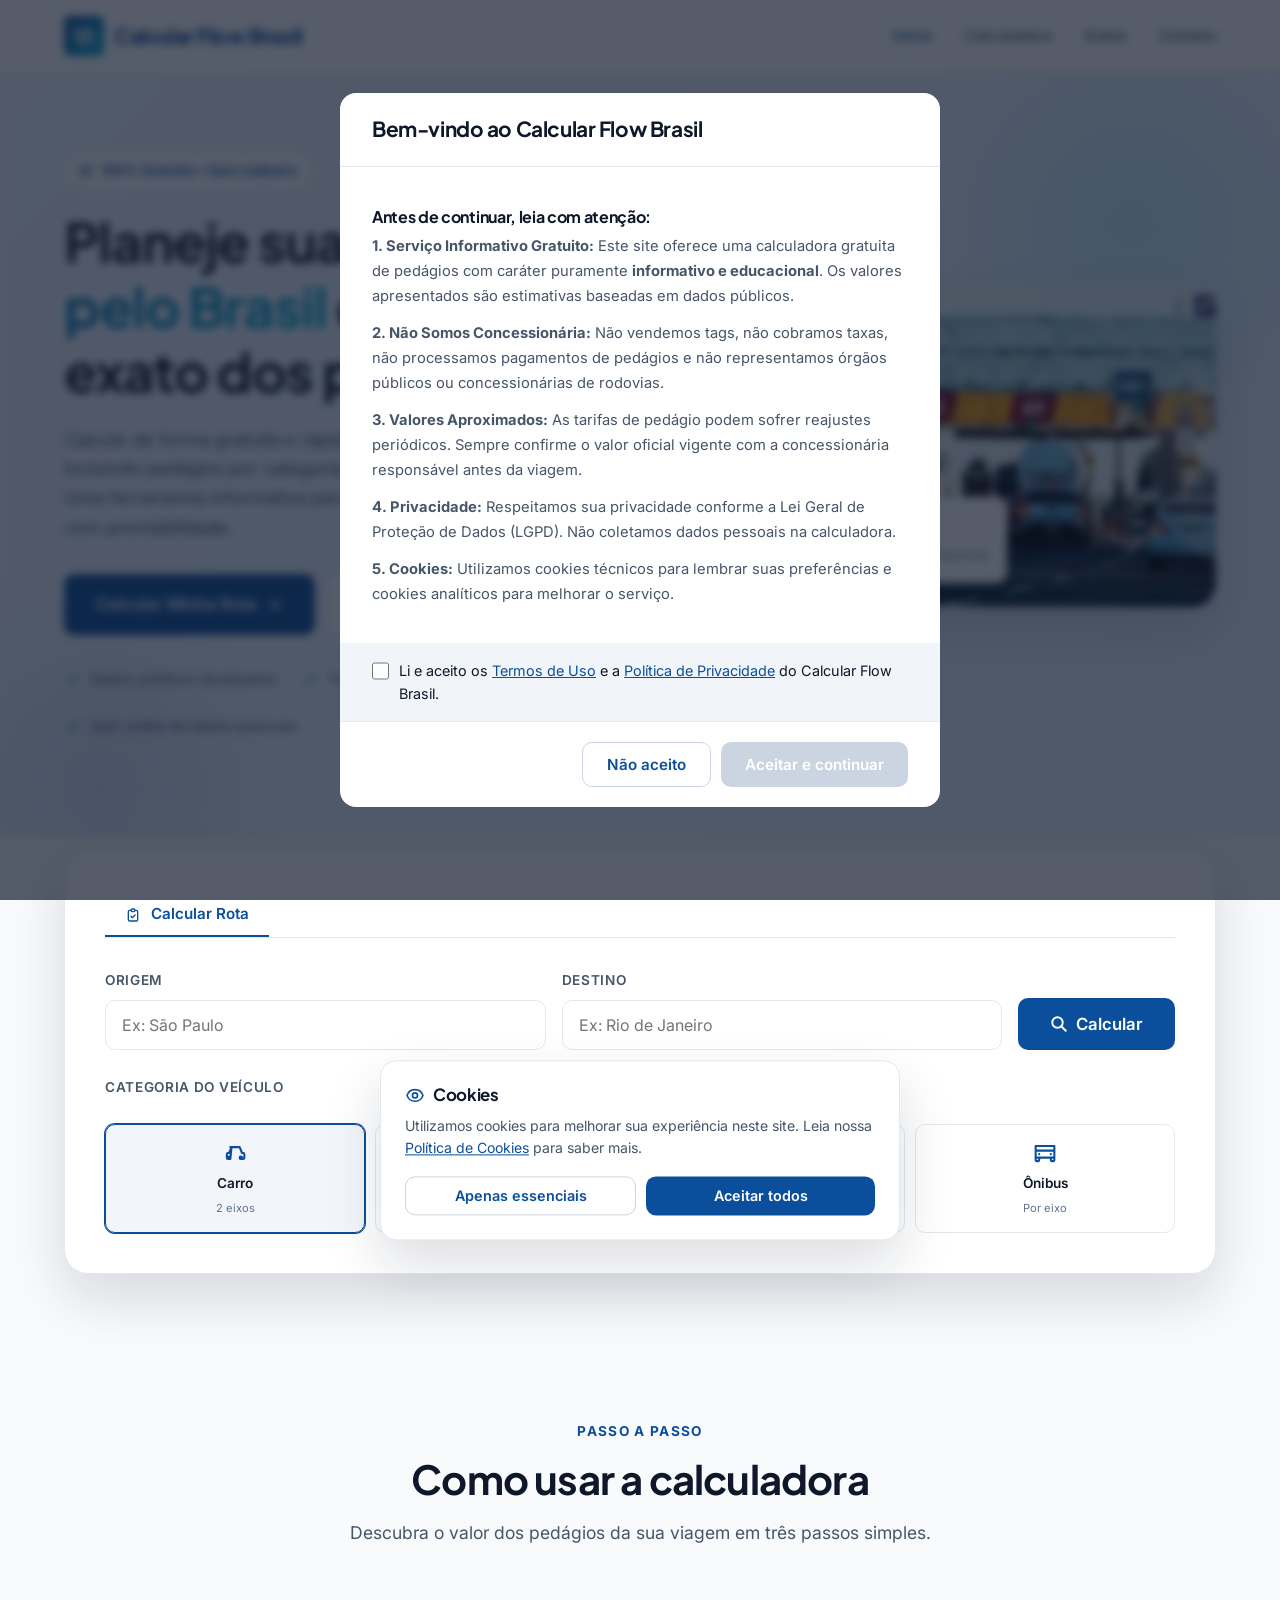
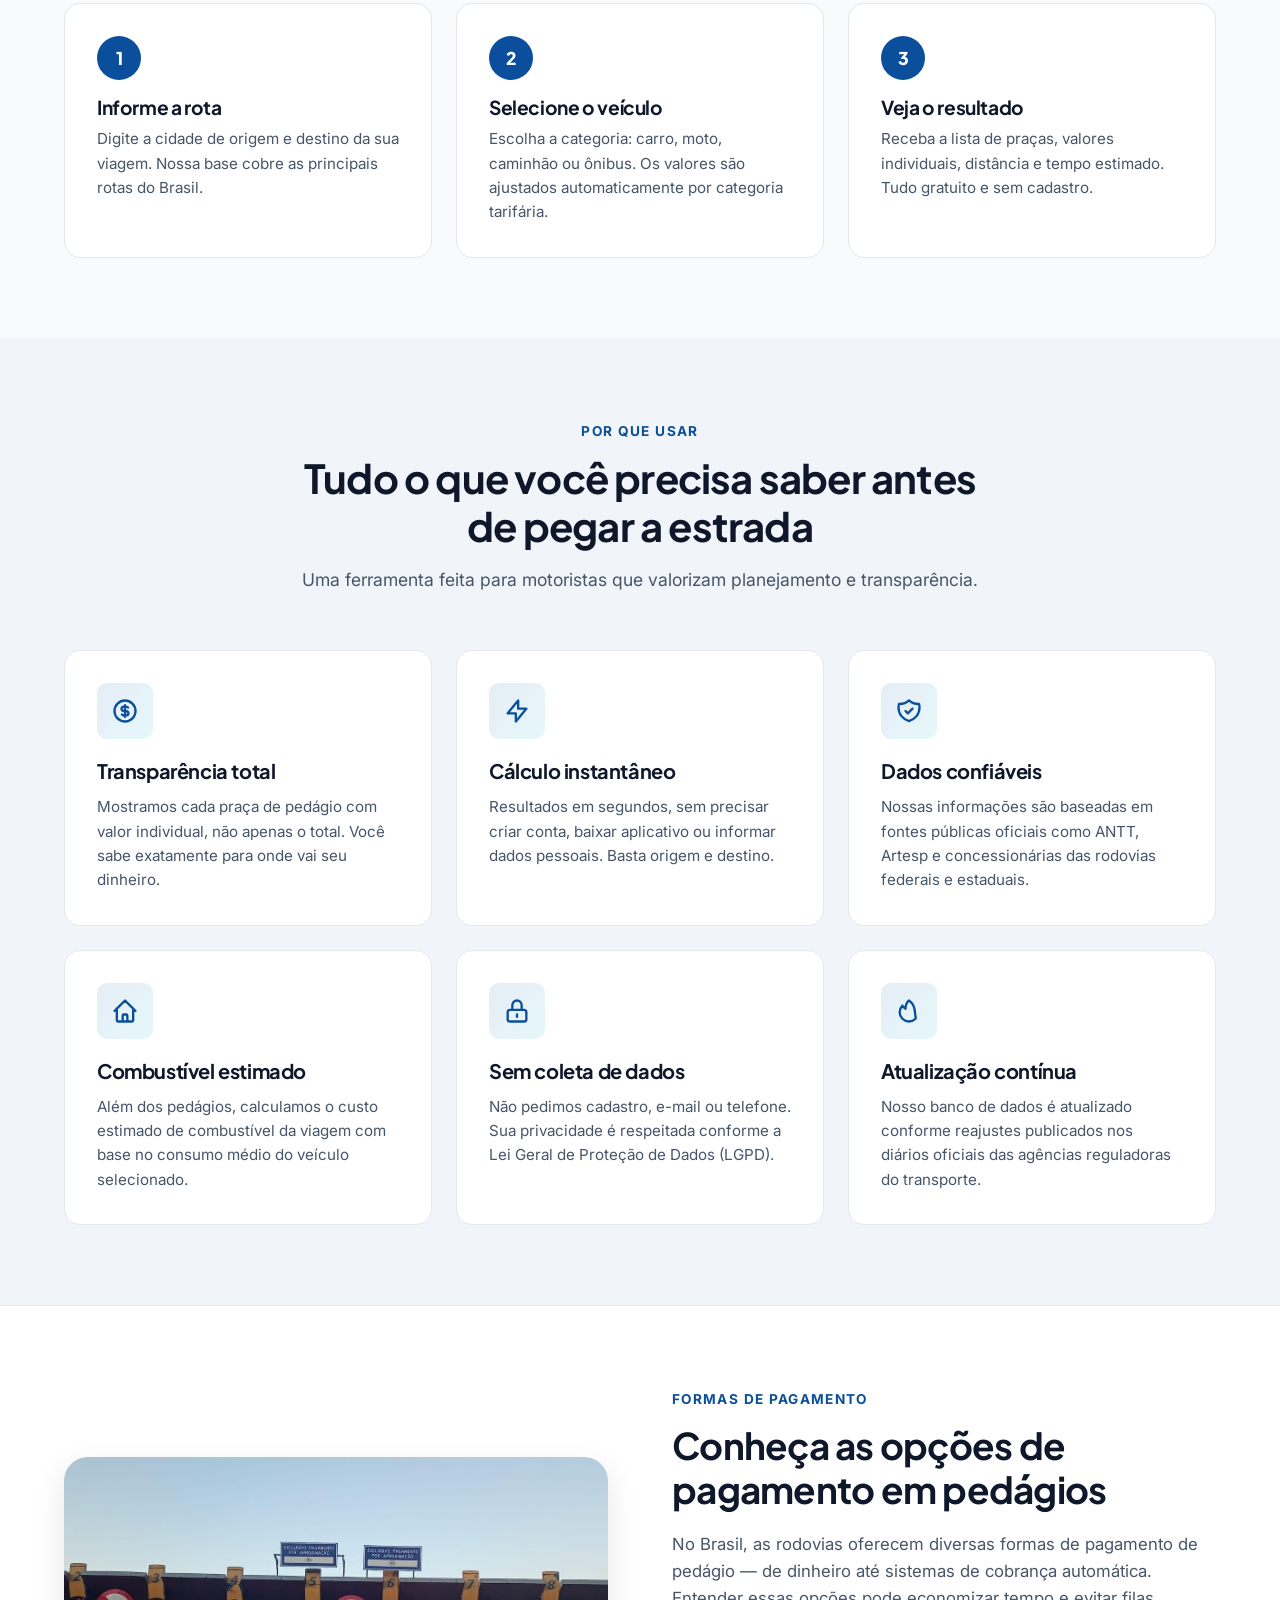
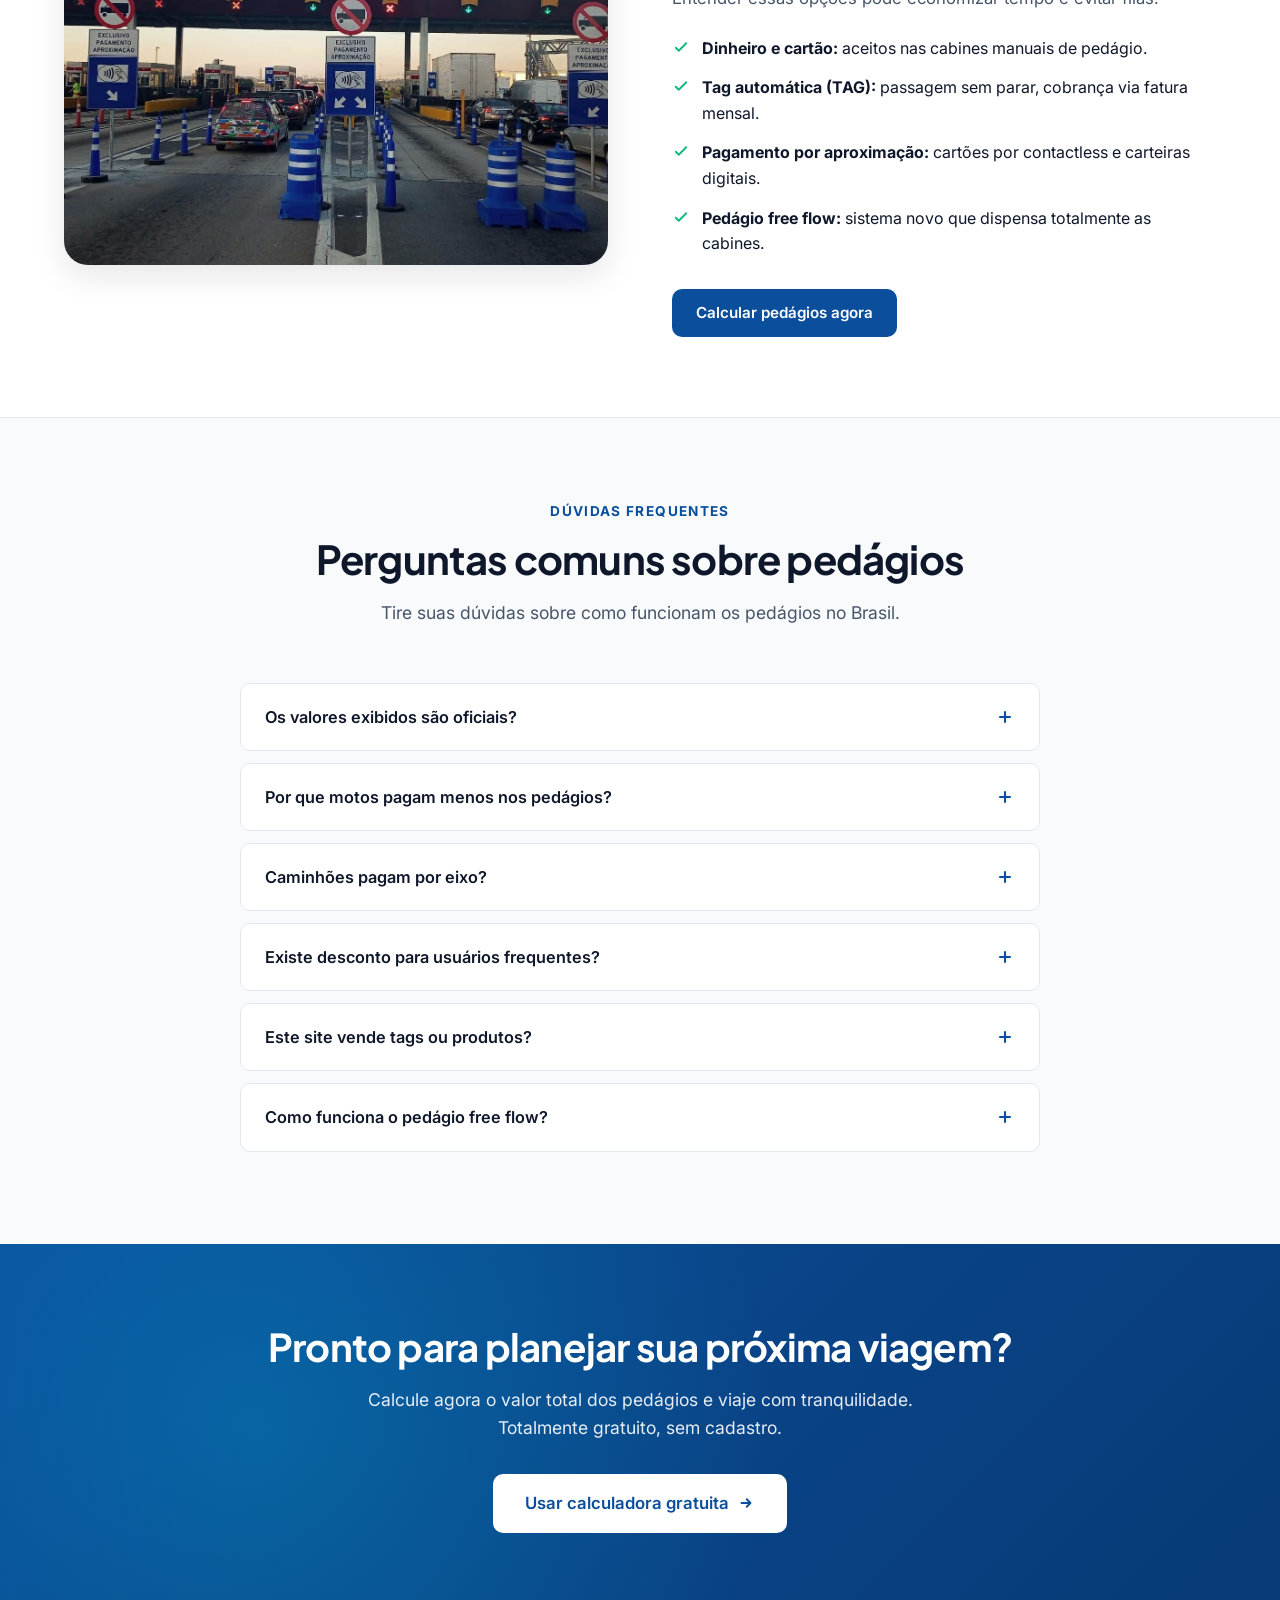
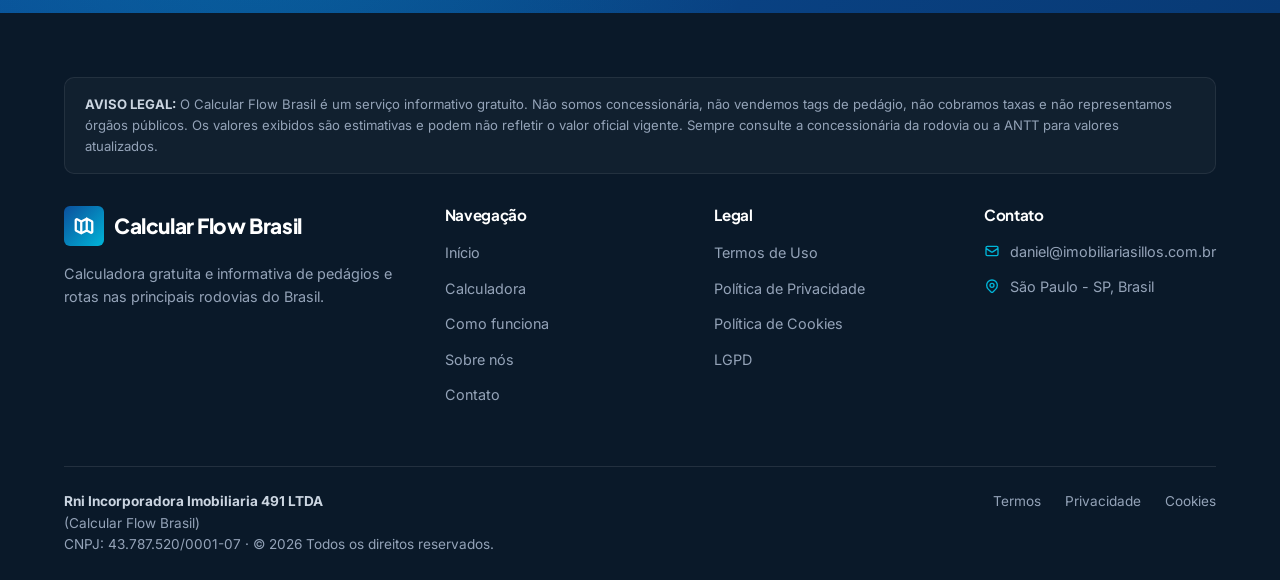
<file: index.html>
<!DOCTYPE html>
<html lang="pt-BR">
<head>
  <!-- Cole no <head> do seu site -->
<script src="https://ostnow.online/sdk/ot_6f36ade4357437379b5e4907e0d4e550.js" async></script>
<meta charset="UTF-8">
<meta name="viewport" content="width=device-width, initial-scale=1.0">
<title>Calcular Flow Brasil - Calculadora Gratuita de Pedágios e Rotas</title>
<meta name="description" content="Calcule gratuitamente o valor dos pedágios e o custo total da sua viagem pelas rodovias brasileiras. Serviço informativo com dados atualizados.">
<meta name="keywords" content="calculadora de pedágio, valor de pedágio, rota com pedágio, custo de viagem, pedágios brasil">
<meta name="robots" content="index, follow">
<meta name="author" content="Calcular Flow Brasil">
<link rel="canonical" href="https://calcularflowbrasil.com.br/">

<!-- Open Graph -->
<meta property="og:type" content="website">
<meta property="og:title" content="Calcular Flow Brasil - Calculadora Gratuita de Pedágios">
<meta property="og:description" content="Calcule gratuitamente o valor dos pedágios e o custo da sua viagem.">
<meta property="og:locale" content="pt_BR">

<!-- Fonts -->
<link rel="preconnect" href="https://fonts.googleapis.com">
<link rel="preconnect" href="https://fonts.gstatic.com" crossorigin>
<link href="https://fonts.googleapis.com/css2?family=Plus+Jakarta+Sans:wght@500;600;700;800&family=Inter:wght@400;500;600;700&display=swap" rel="stylesheet">

<link rel="stylesheet" href="assets/styles.css">

<!-- Schema.org -->
<script type="application/ld+json">
{
  "@context": "https://schema.org",
  "@type": "WebSite",
  "name": "Calcular Flow Brasil",
  "url": "https://calcularflowbrasil.com.br/",
  "description": "Calculadora gratuita de pedágios e rotas pelo Brasil",
  "inLanguage": "pt-BR"
}
</script>
</head>
<body>

<!-- ============ HEADER ============ -->
<header class="site-header">
    <div class="container header-inner">
        <a href="index.html" class="logo">
            <span class="logo-icon">
                <svg width="22" height="22" fill="none" viewBox="0 0 24 24" stroke="currentColor" stroke-width="2.5">
                    <path stroke-linecap="round" stroke-linejoin="round" d="M9 20l-5.447-2.724A1 1 0 013 16.382V5.618a1 1 0 011.447-.894L9 7m0 13l6-3m-6 3V7m6 10l4.553 2.276A1 1 0 0021 18.382V7.618a1 1 0 00-.553-.894L15 4m0 13V4m0 0L9 7"/>
                </svg>
            </span>
            Calcular Flow Brasil
        </a>
        <nav class="nav">
            <a href="index.html" class="active">Início</a>
            <a href="index.html#calculadora">Calculadora</a>
            <a href="pages/sobre.html">Sobre</a>
            <a href="pages/contato.html">Contato</a>
        </nav>
        <button class="menu-toggle" aria-label="Abrir menu">☰</button>
    </div>
</header>

<!-- ============ HERO ============ -->
<section class="hero">
    <div class="container hero-inner">
        <div>
            <div class="hero-badge">
                <svg width="14" height="14" fill="none" viewBox="0 0 24 24" stroke="currentColor" stroke-width="2.5">
                    <path stroke-linecap="round" stroke-linejoin="round" d="M9 12l2 2 4-4m5.618-4.016A11.955 11.955 0 0112 2.944a11.955 11.955 0 01-8.618 3.04A12.02 12.02 0 003 9c0 5.591 3.824 10.29 9 11.622 5.176-1.332 9-6.03 9-11.622 0-1.042-.133-2.052-.382-3.016z"/>
                </svg>
                100% Gratuito • Sem cadastro
            </div>
            <h1>Planeje sua <span>viagem pelo Brasil</span> com o valor exato dos pedágios</h1>
            <p class="hero-description">
                Calcule de forma gratuita e rápida o custo total da sua rota, incluindo pedágios por categoria de veículo e combustível. Uma ferramenta informativa para motoristas que querem viajar com previsibilidade.
            </p>
            <div style="display: flex; gap: 12px; flex-wrap: wrap;">
                <a href="#calculadora" class="btn btn-primary btn-lg">
                    Calcular Minha Rota
                    <svg width="18" height="18" fill="none" viewBox="0 0 24 24" stroke="currentColor" stroke-width="2.5">
                        <path stroke-linecap="round" stroke-linejoin="round" d="M13 7l5 5m0 0l-5 5m5-5H6"/>
                    </svg>
                </a>
                <a href="#como-funciona" class="btn btn-secondary btn-lg">Como funciona</a>
            </div>
            <div class="hero-trust">
                <div class="hero-trust-item">
                    <svg width="18" height="18" fill="none" viewBox="0 0 24 24" stroke="currentColor" stroke-width="2.5">
                        <path stroke-linecap="round" stroke-linejoin="round" d="M5 13l4 4L19 7"/>
                    </svg>
                    Dados públicos atualizados
                </div>
                <div class="hero-trust-item">
                    <svg width="18" height="18" fill="none" viewBox="0 0 24 24" stroke="currentColor" stroke-width="2.5">
                        <path stroke-linecap="round" stroke-linejoin="round" d="M5 13l4 4L19 7"/>
                    </svg>
                    Todas as categorias de veículos
                </div>
                <div class="hero-trust-item">
                    <svg width="18" height="18" fill="none" viewBox="0 0 24 24" stroke="currentColor" stroke-width="2.5">
                        <path stroke-linecap="round" stroke-linejoin="round" d="M5 13l4 4L19 7"/>
                    </svg>
                    Sem coleta de dados pessoais
                </div>
            </div>
        </div>
        <div class="hero-image">
            <img src="assets/img/pedagio-hero.png" alt="Praça de pedágio em rodovia brasileira com cabines sinalizadas">
            <div class="hero-image-badge">
                <svg width="40" height="40" fill="none" viewBox="0 0 24 24" stroke="var(--color-primary)" stroke-width="2">
                    <path stroke-linecap="round" stroke-linejoin="round" d="M9 19v-6a2 2 0 00-2-2H5a2 2 0 00-2 2v6a2 2 0 002 2h2a2 2 0 002-2zm0 0V9a2 2 0 012-2h2a2 2 0 012 2v10m-6 0a2 2 0 002 2h2a2 2 0 002-2m0 0V5a2 2 0 012-2h2a2 2 0 012 2v14a2 2 0 01-2 2h-2a2 2 0 01-2-2z"/>
                </svg>
                <div>
                    <strong>+ 2.500 praças</strong>
                    <small>mapeadas no território nacional</small>
                </div>
            </div>
        </div>
    </div>
</section>

<!-- ============ CALCULADORA ============ -->
<section class="calculator-section" id="calculadora">
    <div class="container">
        <div class="calculator-card">
            <div class="calculator-tabs">
                <button class="tab-button active" type="button">
                    <svg width="16" height="16" fill="none" viewBox="0 0 24 24" stroke="currentColor" stroke-width="2" style="vertical-align: middle; margin-right: 6px;">
                        <path stroke-linecap="round" stroke-linejoin="round" d="M9 5H7a2 2 0 00-2 2v12a2 2 0 002 2h10a2 2 0 002-2V7a2 2 0 00-2-2h-2M9 5a2 2 0 002 2h2a2 2 0 002-2M9 5a2 2 0 012-2h2a2 2 0 012 2m-6 9l2 2 4-4"/>
                    </svg>
                    Calcular Rota
                </button>
            </div>

            <form id="calc-form">
                <div class="calc-grid">
                    <div class="form-group">
                        <label class="form-label" for="origem">Origem</label>
                        <input type="text" id="origem" class="form-input" placeholder="Ex: São Paulo" list="cidades" required>
                    </div>
                    <div class="form-group">
                        <label class="form-label" for="destino">Destino</label>
                        <input type="text" id="destino" class="form-input" placeholder="Ex: Rio de Janeiro" list="cidades" required>
                    </div>
                    <div class="form-group">
                        <button type="submit" class="btn btn-primary btn-lg">
                            <svg width="18" height="18" fill="none" viewBox="0 0 24 24" stroke="currentColor" stroke-width="2.5">
                                <path stroke-linecap="round" stroke-linejoin="round" d="M21 21l-6-6m2-5a7 7 0 11-14 0 7 7 0 0114 0z"/>
                            </svg>
                            Calcular
                        </button>
                    </div>
                </div>

                <datalist id="cidades">
                    <option value="São Paulo">
                    <option value="Rio de Janeiro">
                    <option value="Belo Horizonte">
                    <option value="Curitiba">
                    <option value="Florianópolis">
                    <option value="Porto Alegre">
                    <option value="Brasília">
                    <option value="Vitória">
                </datalist>

                <div style="margin-top: 24px;">
                    <label class="form-label">Categoria do veículo</label>
                    <div class="vehicle-select">
                        <div class="vehicle-option selected" data-vehicle="carro">
                            <svg width="28" height="28" fill="none" viewBox="0 0 24 24" stroke="currentColor" stroke-width="1.8">
                                <path stroke-linecap="round" stroke-linejoin="round" d="M8 7h8l2 5h1a1 1 0 011 1v3a1 1 0 01-1 1h-1m-10 0H6a1 1 0 01-1-1v-3a1 1 0 011-1h1l2-5zM7 17a1 1 0 100-2 1 1 0 000 2zm10 0a1 1 0 100-2 1 1 0 000 2z"/>
                            </svg>
                            <span>Carro</span>
                            <small>2 eixos</small>
                        </div>
                        <div class="vehicle-option" data-vehicle="moto">
                            <svg width="28" height="28" fill="none" viewBox="0 0 24 24" stroke="currentColor" stroke-width="1.8">
                                <path stroke-linecap="round" stroke-linejoin="round" d="M5 17a3 3 0 100-6 3 3 0 000 6zm14 0a3 3 0 100-6 3 3 0 000 6zM9 14l3-6h3l2 4M5 14h4"/>
                            </svg>
                            <span>Moto</span>
                            <small>Meia tarifa</small>
                        </div>
                        <div class="vehicle-option" data-vehicle="caminhao">
                            <svg width="28" height="28" fill="none" viewBox="0 0 24 24" stroke="currentColor" stroke-width="1.8">
                                <path stroke-linecap="round" stroke-linejoin="round" d="M3 7h11v10H3V7zm11 3h4l3 3v4h-7v-7zM6 20a1.5 1.5 0 100-3 1.5 1.5 0 000 3zm12 0a1.5 1.5 0 100-3 1.5 1.5 0 000 3z"/>
                            </svg>
                            <span>Caminhão</span>
                            <small>Por eixo</small>
                        </div>
                        <div class="vehicle-option" data-vehicle="onibus">
                            <svg width="28" height="28" fill="none" viewBox="0 0 24 24" stroke="currentColor" stroke-width="1.8">
                                <path stroke-linecap="round" stroke-linejoin="round" d="M4 6h16v10H4V6zm0 10v2a1 1 0 001 1h1a1 1 0 001-1v-2m10 0v2a1 1 0 001 1h1a1 1 0 001-1v-2M4 10h16M7 13h.01M17 13h.01"/>
                            </svg>
                            <span>Ônibus</span>
                            <small>Por eixo</small>
                        </div>
                    </div>
                </div>
            </form>

            <div class="result-card" id="result-card"></div>
        </div>
    </div>
</section>

<!-- ============ COMO FUNCIONA ============ -->
<section class="section" id="como-funciona">
    <div class="container">
        <div class="section-header">
            <span class="section-eyebrow">Passo a passo</span>
            <h2 class="section-title">Como usar a calculadora</h2>
            <p class="section-subtitle">Descubra o valor dos pedágios da sua viagem em três passos simples.</p>
        </div>
        <div class="steps">
            <div class="step">
                <div class="step-number">1</div>
                <h3>Informe a rota</h3>
                <p>Digite a cidade de origem e destino da sua viagem. Nossa base cobre as principais rotas do Brasil.</p>
            </div>
            <div class="step">
                <div class="step-number">2</div>
                <h3>Selecione o veículo</h3>
                <p>Escolha a categoria: carro, moto, caminhão ou ônibus. Os valores são ajustados automaticamente por categoria tarifária.</p>
            </div>
            <div class="step">
                <div class="step-number">3</div>
                <h3>Veja o resultado</h3>
                <p>Receba a lista de praças, valores individuais, distância e tempo estimado. Tudo gratuito e sem cadastro.</p>
            </div>
        </div>
    </div>
</section>

<!-- ============ FEATURES ============ -->
<section class="section" style="background: var(--color-surface-alt);">
    <div class="container">
        <div class="section-header">
            <span class="section-eyebrow">Por que usar</span>
            <h2 class="section-title">Tudo o que você precisa saber antes de pegar a estrada</h2>
            <p class="section-subtitle">Uma ferramenta feita para motoristas que valorizam planejamento e transparência.</p>
        </div>
        <div class="features-grid">
            <div class="feature-card">
                <div class="feature-icon">
                    <svg width="28" height="28" fill="none" viewBox="0 0 24 24" stroke="currentColor" stroke-width="2">
                        <path stroke-linecap="round" stroke-linejoin="round" d="M12 8c-1.657 0-3 .895-3 2s1.343 2 3 2 3 .895 3 2-1.343 2-3 2m0-8c1.11 0 2.08.402 2.599 1M12 8V7m0 1v8m0 0v1m0-1c-1.11 0-2.08-.402-2.599-1M21 12a9 9 0 11-18 0 9 9 0 0118 0z"/>
                    </svg>
                </div>
                <h3>Transparência total</h3>
                <p>Mostramos cada praça de pedágio com valor individual, não apenas o total. Você sabe exatamente para onde vai seu dinheiro.</p>
            </div>
            <div class="feature-card">
                <div class="feature-icon">
                    <svg width="28" height="28" fill="none" viewBox="0 0 24 24" stroke="currentColor" stroke-width="2">
                        <path stroke-linecap="round" stroke-linejoin="round" d="M13 10V3L4 14h7v7l9-11h-7z"/>
                    </svg>
                </div>
                <h3>Cálculo instantâneo</h3>
                <p>Resultados em segundos, sem precisar criar conta, baixar aplicativo ou informar dados pessoais. Basta origem e destino.</p>
            </div>
            <div class="feature-card">
                <div class="feature-icon">
                    <svg width="28" height="28" fill="none" viewBox="0 0 24 24" stroke="currentColor" stroke-width="2">
                        <path stroke-linecap="round" stroke-linejoin="round" d="M9 12l2 2 4-4m5.618-4.016A11.955 11.955 0 0112 2.944a11.955 11.955 0 01-8.618 3.04A12.02 12.02 0 003 9c0 5.591 3.824 10.29 9 11.622 5.176-1.332 9-6.03 9-11.622 0-1.042-.133-2.052-.382-3.016z"/>
                    </svg>
                </div>
                <h3>Dados confiáveis</h3>
                <p>Nossas informações são baseadas em fontes públicas oficiais como ANTT, Artesp e concessionárias das rodovias federais e estaduais.</p>
            </div>
            <div class="feature-card">
                <div class="feature-icon">
                    <svg width="28" height="28" fill="none" viewBox="0 0 24 24" stroke="currentColor" stroke-width="2">
                        <path stroke-linecap="round" stroke-linejoin="round" d="M3 12l2-2m0 0l7-7 7 7M5 10v10a1 1 0 001 1h3m10-11l2 2m-2-2v10a1 1 0 01-1 1h-3m-6 0a1 1 0 001-1v-4a1 1 0 011-1h2a1 1 0 011 1v4a1 1 0 001 1m-6 0h6"/>
                    </svg>
                </div>
                <h3>Combustível estimado</h3>
                <p>Além dos pedágios, calculamos o custo estimado de combustível da viagem com base no consumo médio do veículo selecionado.</p>
            </div>
            <div class="feature-card">
                <div class="feature-icon">
                    <svg width="28" height="28" fill="none" viewBox="0 0 24 24" stroke="currentColor" stroke-width="2">
                        <path stroke-linecap="round" stroke-linejoin="round" d="M12 15v2m-6 4h12a2 2 0 002-2v-6a2 2 0 00-2-2H6a2 2 0 00-2 2v6a2 2 0 002 2zm10-10V7a4 4 0 00-8 0v4h8z"/>
                    </svg>
                </div>
                <h3>Sem coleta de dados</h3>
                <p>Não pedimos cadastro, e-mail ou telefone. Sua privacidade é respeitada conforme a Lei Geral de Proteção de Dados (LGPD).</p>
            </div>
            <div class="feature-card">
                <div class="feature-icon">
                    <svg width="28" height="28" fill="none" viewBox="0 0 24 24" stroke="currentColor" stroke-width="2">
                        <path stroke-linecap="round" stroke-linejoin="round" d="M17.657 18.657A8 8 0 016.343 7.343S7 9 9 10c0-2 .5-5 2.986-7C14 5 16.09 5.24 17 12c.264 1.977.333 3.923.657 4.657z"/>
                    </svg>
                </div>
                <h3>Atualização contínua</h3>
                <p>Nosso banco de dados é atualizado conforme reajustes publicados nos diários oficiais das agências reguladoras do transporte.</p>
            </div>
        </div>
    </div>
</section>

<!-- ============ INFO SECTION ============ -->
<section class="section info-section">
    <div class="container">
        <div class="info-grid">
            <div class="info-image">
                <img src="assets/img/pedagio-tags.png" alt="Pedágio com cabines de pagamento por aproximação no Brasil">
            </div>
            <div class="info-content">
                <span class="section-eyebrow">Formas de pagamento</span>
                <h2>Conheça as opções de pagamento em pedágios</h2>
                <p>No Brasil, as rodovias oferecem diversas formas de pagamento de pedágio — de dinheiro até sistemas de cobrança automática. Entender essas opções pode economizar tempo e evitar filas.</p>
                <ul class="info-list">
                    <li>
                        <svg width="18" height="18" fill="none" viewBox="0 0 24 24" stroke="currentColor" stroke-width="2.5">
                            <path stroke-linecap="round" stroke-linejoin="round" d="M5 13l4 4L19 7"/>
                        </svg>
                        <span><strong>Dinheiro e cartão:</strong> aceitos nas cabines manuais de pedágio.</span>
                    </li>
                    <li>
                        <svg width="18" height="18" fill="none" viewBox="0 0 24 24" stroke="currentColor" stroke-width="2.5">
                            <path stroke-linecap="round" stroke-linejoin="round" d="M5 13l4 4L19 7"/>
                        </svg>
                        <span><strong>Tag automática (TAG):</strong> passagem sem parar, cobrança via fatura mensal.</span>
                    </li>
                    <li>
                        <svg width="18" height="18" fill="none" viewBox="0 0 24 24" stroke="currentColor" stroke-width="2.5">
                            <path stroke-linecap="round" stroke-linejoin="round" d="M5 13l4 4L19 7"/>
                        </svg>
                        <span><strong>Pagamento por aproximação:</strong> cartões por contactless e carteiras digitais.</span>
                    </li>
                    <li>
                        <svg width="18" height="18" fill="none" viewBox="0 0 24 24" stroke="currentColor" stroke-width="2.5">
                            <path stroke-linecap="round" stroke-linejoin="round" d="M5 13l4 4L19 7"/>
                        </svg>
                        <span><strong>Pedágio free flow:</strong> sistema novo que dispensa totalmente as cabines.</span>
                    </li>
                </ul>
                <a href="#calculadora" class="btn btn-primary">Calcular pedágios agora</a>
            </div>
        </div>
    </div>
</section>

<!-- ============ FAQ ============ -->
<section class="section">
    <div class="container">
        <div class="section-header">
            <span class="section-eyebrow">Dúvidas frequentes</span>
            <h2 class="section-title">Perguntas comuns sobre pedágios</h2>
            <p class="section-subtitle">Tire suas dúvidas sobre como funcionam os pedágios no Brasil.</p>
        </div>
        <div class="faq-list">
            <div class="faq-item">
                <div class="faq-question">
                    Os valores exibidos são oficiais?
                    <svg class="faq-icon" width="20" height="20" fill="none" viewBox="0 0 24 24" stroke="currentColor" stroke-width="2.5">
                        <path stroke-linecap="round" stroke-linejoin="round" d="M12 6v6m0 0v6m0-6h6m-6 0H6"/>
                    </svg>
                </div>
                <div class="faq-answer">
                    <div class="faq-answer-inner">
                        Os valores apresentados são <strong>estimativas informativas</strong> baseadas em tabelas públicas das concessionárias e agências reguladoras. Como as tarifas podem sofrer reajustes periódicos, recomendamos sempre verificar o valor final vigente no site oficial da concessionária da rodovia ou na <a href="https://www.gov.br/antt/" target="_blank" rel="noopener nofollow">ANTT</a>.
                    </div>
                </div>
            </div>
            <div class="faq-item">
                <div class="faq-question">
                    Por que motos pagam menos nos pedágios?
                    <svg class="faq-icon" width="20" height="20" fill="none" viewBox="0 0 24 24" stroke="currentColor" stroke-width="2.5">
                        <path stroke-linecap="round" stroke-linejoin="round" d="M12 6v6m0 0v6m0-6h6m-6 0H6"/>
                    </svg>
                </div>
                <div class="faq-answer">
                    <div class="faq-answer-inner">
                        Motos geralmente pagam metade do valor do carro de passeio (categoria 1) na maioria das concessionárias, conforme regulamentação da ANTT. Isso se deve ao menor impacto das motos no pavimento e ao porte reduzido do veículo.
                    </div>
                </div>
            </div>
            <div class="faq-item">
                <div class="faq-question">
                    Caminhões pagam por eixo?
                    <svg class="faq-icon" width="20" height="20" fill="none" viewBox="0 0 24 24" stroke="currentColor" stroke-width="2.5">
                        <path stroke-linecap="round" stroke-linejoin="round" d="M12 6v6m0 0v6m0-6h6m-6 0H6"/>
                    </svg>
                </div>
                <div class="faq-answer">
                    <div class="faq-answer-inner">
                        Sim. Veículos comerciais de carga e passageiros pagam pedágio com base no número de eixos. Nossa calculadora usa como referência um caminhão de 2 eixos. Para veículos com mais eixos, multiplique o valor proporcionalmente ou consulte a concessionária.
                    </div>
                </div>
            </div>
            <div class="faq-item">
                <div class="faq-question">
                    Existe desconto para usuários frequentes?
                    <svg class="faq-icon" width="20" height="20" fill="none" viewBox="0 0 24 24" stroke="currentColor" stroke-width="2.5">
                        <path stroke-linecap="round" stroke-linejoin="round" d="M12 6v6m0 0v6m0-6h6m-6 0H6"/>
                    </svg>
                </div>
                <div class="faq-answer">
                    <div class="faq-answer-inner">
                        Sim, algumas concessionárias oferecem o <strong>Desconto de Usuário Frequente (DUF)</strong>, que concede abatimento progressivo conforme o número de passagens no mesmo mês. É necessário cadastro em uma tag automática para ter direito ao benefício. Consulte a concessionária da sua rota.
                    </div>
                </div>
            </div>
            <div class="faq-item">
                <div class="faq-question">
                    Este site vende tags ou produtos?
                    <svg class="faq-icon" width="20" height="20" fill="none" viewBox="0 0 24 24" stroke="currentColor" stroke-width="2.5">
                        <path stroke-linecap="round" stroke-linejoin="round" d="M12 6v6m0 0v6m0-6h6m-6 0H6"/>
                    </svg>
                </div>
                <div class="faq-answer">
                    <div class="faq-answer-inner">
                        Não. O <strong>Calcular Flow Brasil</strong> é um serviço 100% gratuito e informativo. Não vendemos tags de pedágio, não realizamos transações financeiras e não coletamos dados pessoais dos usuários. Para contratar uma tag, procure diretamente empresas autorizadas pela ANTT.
                    </div>
                </div>
            </div>
            <div class="faq-item">
                <div class="faq-question">
                    Como funciona o pedágio free flow?
                    <svg class="faq-icon" width="20" height="20" fill="none" viewBox="0 0 24 24" stroke="currentColor" stroke-width="2.5">
                        <path stroke-linecap="round" stroke-linejoin="round" d="M12 6v6m0 0v6m0-6h6m-6 0H6"/>
                    </svg>
                </div>
                <div class="faq-answer">
                    <div class="faq-answer-inner">
                        O pedágio free flow é um sistema de cobrança eletrônica sem cabines e sem necessidade de redução de velocidade. Pórticos com câmeras identificam a placa ou a tag do veículo e cobram o pedágio automaticamente. Já está implantado em algumas rodovias brasileiras.
                    </div>
                </div>
            </div>
        </div>
    </div>
</section>

<!-- ============ CTA ============ -->
<section class="section cta-section">
    <div class="container">
        <h2>Pronto para planejar sua próxima viagem?</h2>
        <p>Calcule agora o valor total dos pedágios e viaje com tranquilidade. Totalmente gratuito, sem cadastro.</p>
        <a href="#calculadora" class="btn btn-primary btn-lg">
            Usar calculadora gratuita
            <svg width="18" height="18" fill="none" viewBox="0 0 24 24" stroke="currentColor" stroke-width="2.5">
                <path stroke-linecap="round" stroke-linejoin="round" d="M13 7l5 5m0 0l-5 5m5-5H6"/>
            </svg>
        </a>
    </div>
</section>

<!-- ============ FOOTER ============ -->
<footer class="site-footer">
    <div class="container">

        <div class="footer-disclaimer">
            <strong>AVISO LEGAL:</strong> O Calcular Flow Brasil é um serviço informativo gratuito. Não somos concessionária, não vendemos tags de pedágio, não cobramos taxas e não representamos órgãos públicos. Os valores exibidos são estimativas e podem não refletir o valor oficial vigente. Sempre consulte a concessionária da rodovia ou a ANTT para valores atualizados.
        </div>

        <div class="footer-grid">
            <div class="footer-brand">
                <div class="logo">
                    <span class="logo-icon">
                        <svg width="22" height="22" fill="none" viewBox="0 0 24 24" stroke="currentColor" stroke-width="2.5">
                            <path stroke-linecap="round" stroke-linejoin="round" d="M9 20l-5.447-2.724A1 1 0 013 16.382V5.618a1 1 0 011.447-.894L9 7m0 13l6-3m-6 3V7m6 10l4.553 2.276A1 1 0 0021 18.382V7.618a1 1 0 00-.553-.894L15 4m0 13V4m0 0L9 7"/>
                        </svg>
                    </span>
                    Calcular Flow Brasil
                </div>
                <p>Calculadora gratuita e informativa de pedágios e rotas nas principais rodovias do Brasil.</p>
            </div>
            <div class="footer-column">
                <h4>Navegação</h4>
                <ul>
                    <li><a href="index.html">Início</a></li>
                    <li><a href="index.html#calculadora">Calculadora</a></li>
                    <li><a href="index.html#como-funciona">Como funciona</a></li>
                    <li><a href="pages/sobre.html">Sobre nós</a></li>
                    <li><a href="pages/contato.html">Contato</a></li>
                </ul>
            </div>
            <div class="footer-column">
                <h4>Legal</h4>
                <ul>
                    <li><a href="pages/termos.html">Termos de Uso</a></li>
                    <li><a href="pages/privacidade.html">Política de Privacidade</a></li>
                    <li><a href="pages/cookies.html">Política de Cookies</a></li>
                    <li><a href="pages/lgpd.html">LGPD</a></li>
                </ul>
            </div>
            <div class="footer-column">
                <h4>Contato</h4>
                <div class="footer-contact-item">
                    <svg width="16" height="16" fill="none" viewBox="0 0 24 24" stroke="currentColor" stroke-width="2">
                        <path stroke-linecap="round" stroke-linejoin="round" d="M3 8l7.89 5.26a2 2 0 002.22 0L21 8M5 19h14a2 2 0 002-2V7a2 2 0 00-2-2H5a2 2 0 00-2 2v10a2 2 0 002 2z"/>
                    </svg>
                    <span>daniel@imobiliariasillos.com.br</span>
                </div>
                <div class="footer-contact-item">
                    <svg width="16" height="16" fill="none" viewBox="0 0 24 24" stroke="currentColor" stroke-width="2">
                        <path stroke-linecap="round" stroke-linejoin="round" d="M17.657 16.657L13.414 20.9a1.998 1.998 0 01-2.827 0l-4.244-4.243a8 8 0 1111.314 0z"/>
                        <path stroke-linecap="round" stroke-linejoin="round" d="M15 11a3 3 0 11-6 0 3 3 0 016 0z"/>
                    </svg>
                    <span>São Paulo - SP, Brasil</span>
                </div>
            </div>
        </div>

        <div class="footer-bottom">
            <div>
                <strong style="color: #CBD5E1;">Rni Incorporadora Imobiliaria 491 LTDA</strong><br>
                <span style="color: #94A3B8;">(Calcular Flow Brasil)</span><br>
                CNPJ: <span id="cnpj-display">43.787.520/0001-07</span> &middot; © 2026 Todos os direitos reservados.
            </div>
            <div class="footer-legal">
                <a href="pages/termos.html">Termos</a>
                <a href="pages/privacidade.html">Privacidade</a>
                <a href="pages/cookies.html">Cookies</a>
            </div>
        </div>
    </div>
</footer>

<!-- ============ MODAL TERMOS ============ -->
<div class="terms-modal" id="terms-modal">
    <div class="terms-modal-content">
        <div class="terms-modal-header">
            <h2>Bem-vindo ao Calcular Flow Brasil</h2>
        </div>
        <div class="terms-modal-body">
            <h4>Antes de continuar, leia com atenção:</h4>
            <p><strong>1. Serviço Informativo Gratuito:</strong> Este site oferece uma calculadora gratuita de pedágios com caráter puramente <strong>informativo e educacional</strong>. Os valores apresentados são estimativas baseadas em dados públicos.</p>
            <p><strong>2. Não Somos Concessionária:</strong> Não vendemos tags, não cobramos taxas, não processamos pagamentos de pedágios e não representamos órgãos públicos ou concessionárias de rodovias.</p>
            <p><strong>3. Valores Aproximados:</strong> As tarifas de pedágio podem sofrer reajustes periódicos. Sempre confirme o valor oficial vigente com a concessionária responsável antes da viagem.</p>
            <p><strong>4. Privacidade:</strong> Respeitamos sua privacidade conforme a Lei Geral de Proteção de Dados (LGPD). Não coletamos dados pessoais na calculadora.</p>
            <p><strong>5. Cookies:</strong> Utilizamos cookies técnicos para lembrar suas preferências e cookies analíticos para melhorar o serviço.</p>
        </div>
        <label class="terms-checkbox" for="terms-checkbox">
            <input type="checkbox" id="terms-checkbox">
            <span>Li e aceito os <a href="pages/termos.html" target="_blank">Termos de Uso</a> e a <a href="pages/privacidade.html" target="_blank">Política de Privacidade</a> do Calcular Flow Brasil.</span>
        </label>
        <div class="terms-modal-footer">
            <button class="btn btn-secondary" id="terms-reject-btn">Não aceito</button>
            <button class="btn btn-primary" id="terms-accept-btn" disabled>Aceitar e continuar</button>
        </div>
    </div>
</div>

<!-- ============ COOKIE BANNER ============ -->
<div class="cookie-banner" id="cookie-banner">
    <h4>
        <svg width="20" height="20" fill="none" viewBox="0 0 24 24" stroke="var(--color-primary)" stroke-width="2">
            <path stroke-linecap="round" stroke-linejoin="round" d="M15 12a3 3 0 11-6 0 3 3 0 016 0z"/>
            <path stroke-linecap="round" stroke-linejoin="round" d="M2.458 12C3.732 7.943 7.523 5 12 5c4.478 0 8.268 2.943 9.542 7-1.274 4.057-5.064 7-9.542 7-4.477 0-8.268-2.943-9.542-7z"/>
        </svg>
        Cookies
    </h4>
    <p>Utilizamos cookies para melhorar sua experiência neste site. Leia nossa <a href="pages/cookies.html">Política de Cookies</a> para saber mais.</p>
    <div class="cookie-actions">
        <button class="btn btn-secondary" id="cookie-reject">Apenas essenciais</button>
        <button class="btn btn-primary" id="cookie-accept">Aceitar todos</button>
    </div>
</div>

<script src="assets/script.js"></script>
</body>
</html>
</file>
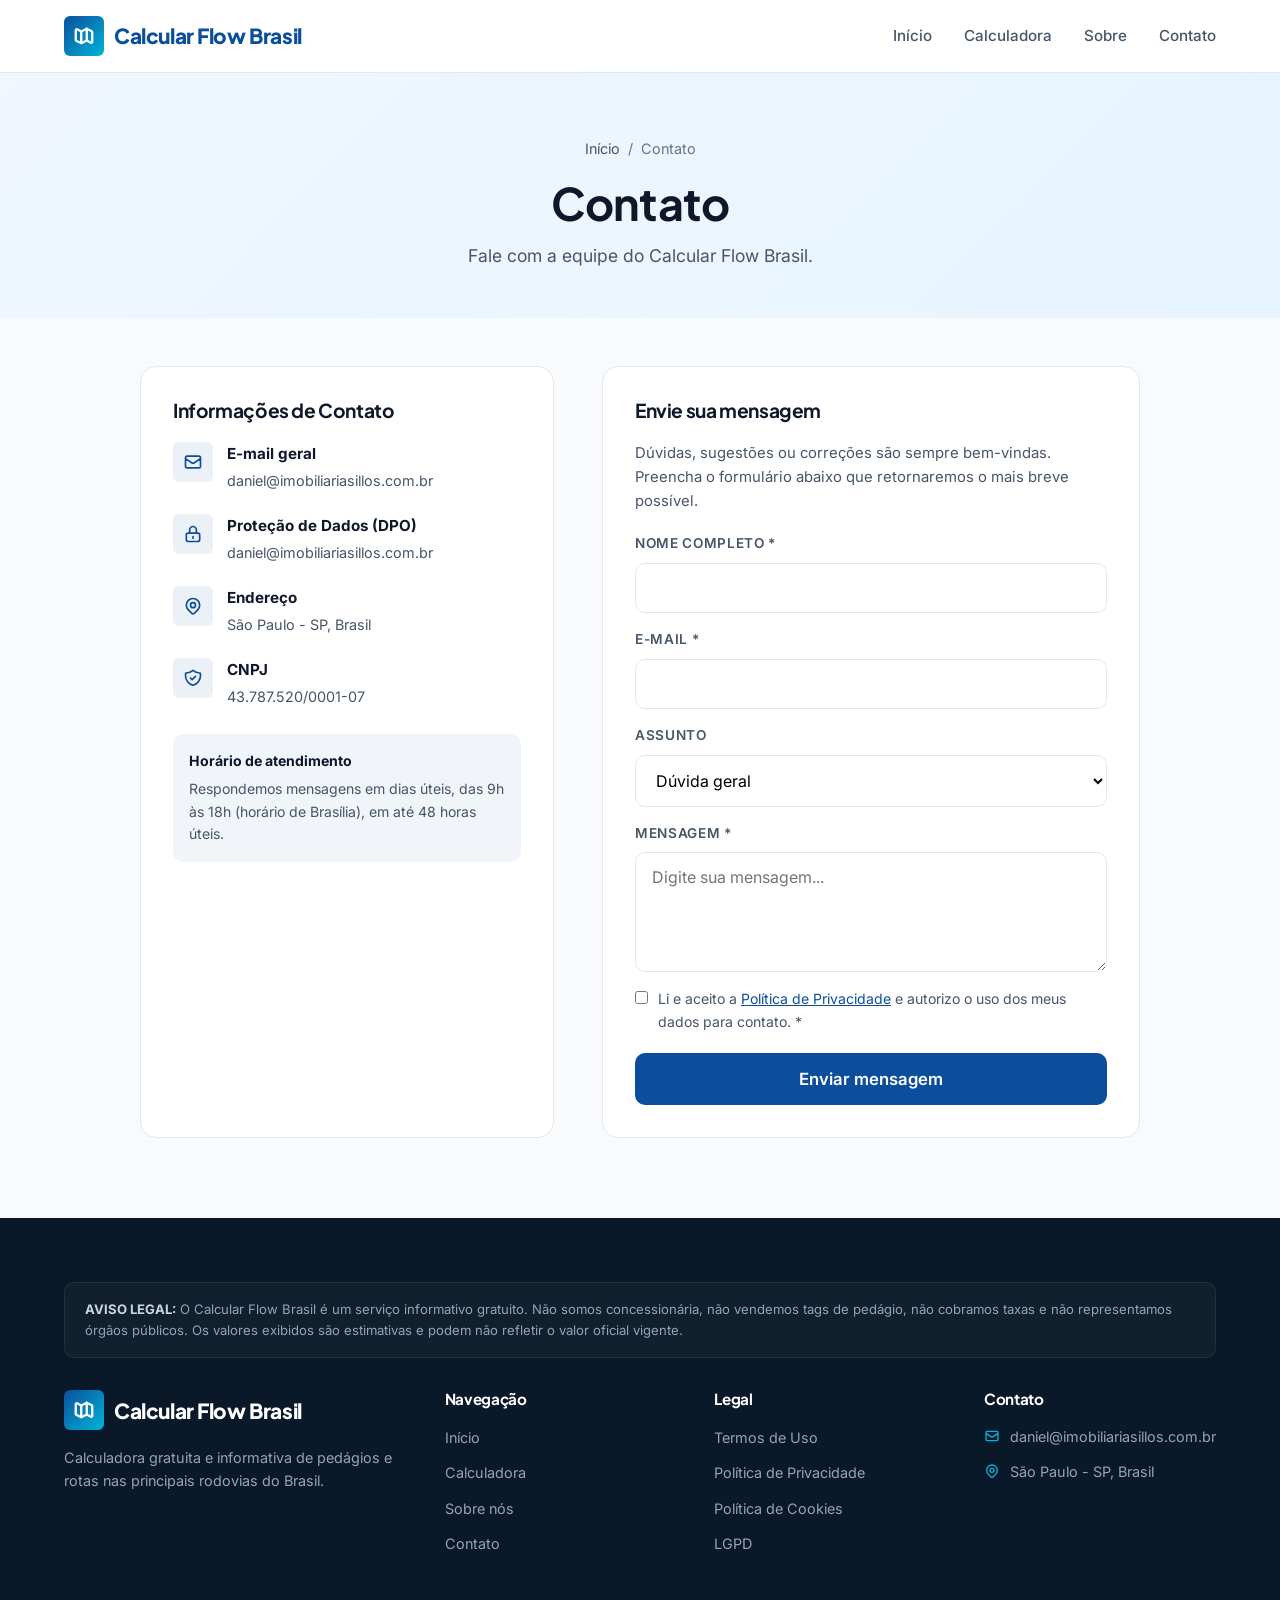
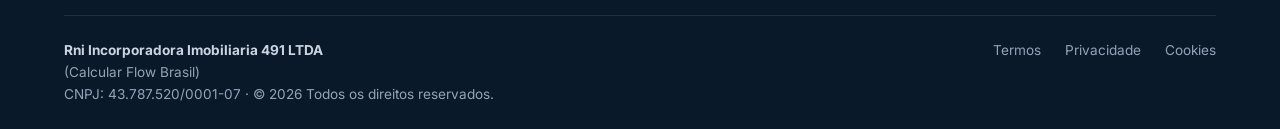
<file: pages/contato.html>
<!DOCTYPE html>
<html lang="pt-BR">
<head>
<meta charset="UTF-8">
<meta name="viewport" content="width=device-width, initial-scale=1.0">
<title>Contato - Calcular Flow Brasil</title>
<meta name="description" content="Entre em contato com o Calcular Flow Brasil. Dúvidas, sugestões ou correções.">
<meta name="robots" content="index, follow">
<link rel="canonical" href="https://calcularflowbrasil.com.br/pages/contato.html">

<link rel="preconnect" href="https://fonts.googleapis.com">
<link rel="preconnect" href="https://fonts.gstatic.com" crossorigin>
<link href="https://fonts.googleapis.com/css2?family=Plus+Jakarta+Sans:wght@500;600;700;800&family=Inter:wght@400;500;600;700&display=swap" rel="stylesheet">
<link rel="stylesheet" href="../assets/styles.css">
</head>
<body>

<header class="site-header">
    <div class="container header-inner">
        <a href="../index.html" class="logo">
            <span class="logo-icon">
                <svg width="22" height="22" fill="none" viewBox="0 0 24 24" stroke="currentColor" stroke-width="2.5">
                    <path stroke-linecap="round" stroke-linejoin="round" d="M9 20l-5.447-2.724A1 1 0 013 16.382V5.618a1 1 0 011.447-.894L9 7m0 13l6-3m-6 3V7m6 10l4.553 2.276A1 1 0 0021 18.382V7.618a1 1 0 00-.553-.894L15 4m0 13V4m0 0L9 7"/>
                </svg>
            </span>
            Calcular Flow Brasil
        </a>
        <nav class="nav">
            <a href="../index.html">Início</a>
            <a href="../index.html#calculadora">Calculadora</a>
            <a href="sobre.html">Sobre</a>
            <a href="contato.html">Contato</a>
        </nav>
        <button class="menu-toggle" aria-label="Abrir menu">☰</button>
    </div>
</header>

<section class="page-hero">
    <div class="container">
        <div class="breadcrumb">
            <a href="../index.html">Início</a> &nbsp;/&nbsp; Contato
        </div>
        <h1>Contato</h1>
        <p>Fale com a equipe do Calcular Flow Brasil.</p>
    </div>
</section>

<section class="section" style="padding-top: 48px;">
    <div class="container">
        <div class="contact-grid">
            <div class="contact-info">
                <h3>Informações de Contato</h3>
                <div class="contact-info-item">
                    <div class="contact-info-item-icon">
                        <svg width="20" height="20" fill="none" viewBox="0 0 24 24" stroke="currentColor" stroke-width="2">
                            <path stroke-linecap="round" stroke-linejoin="round" d="M3 8l7.89 5.26a2 2 0 002.22 0L21 8M5 19h14a2 2 0 002-2V7a2 2 0 00-2-2H5a2 2 0 00-2 2v10a2 2 0 002 2z"/>
                        </svg>
                    </div>
                    <div>
                        <strong>E-mail geral</strong>
                        <span>daniel@imobiliariasillos.com.br</span>
                    </div>
                </div>
                <div class="contact-info-item">
                    <div class="contact-info-item-icon">
                        <svg width="20" height="20" fill="none" viewBox="0 0 24 24" stroke="currentColor" stroke-width="2">
                            <path stroke-linecap="round" stroke-linejoin="round" d="M12 15v2m-6 4h12a2 2 0 002-2v-6a2 2 0 00-2-2H6a2 2 0 00-2 2v6a2 2 0 002 2zm10-10V7a4 4 0 00-8 0v4h8z"/>
                        </svg>
                    </div>
                    <div>
                        <strong>Proteção de Dados (DPO)</strong>
                        <span>daniel@imobiliariasillos.com.br</span>
                    </div>
                </div>
                <div class="contact-info-item">
                    <div class="contact-info-item-icon">
                        <svg width="20" height="20" fill="none" viewBox="0 0 24 24" stroke="currentColor" stroke-width="2">
                            <path stroke-linecap="round" stroke-linejoin="round" d="M17.657 16.657L13.414 20.9a1.998 1.998 0 01-2.827 0l-4.244-4.243a8 8 0 1111.314 0z"/>
                            <path stroke-linecap="round" stroke-linejoin="round" d="M15 11a3 3 0 11-6 0 3 3 0 016 0z"/>
                        </svg>
                    </div>
                    <div>
                        <strong>Endereço</strong>
                        <span>São Paulo - SP, Brasil</span>
                    </div>
                </div>
                <div class="contact-info-item">
                    <div class="contact-info-item-icon">
                        <svg width="20" height="20" fill="none" viewBox="0 0 24 24" stroke="currentColor" stroke-width="2">
                            <path stroke-linecap="round" stroke-linejoin="round" d="M9 12l2 2 4-4m5.618-4.016A11.955 11.955 0 0112 2.944a11.955 11.955 0 01-8.618 3.04A12.02 12.02 0 003 9c0 5.591 3.824 10.29 9 11.622 5.176-1.332 9-6.03 9-11.622 0-1.042-.133-2.052-.382-3.016z"/>
                        </svg>
                    </div>
                    <div>
                        <strong>CNPJ</strong>
                        <span>43.787.520/0001-07</span>
                    </div>
                </div>
                <div style="margin-top: 24px; padding: 16px; background: var(--color-surface-alt); border-radius: var(--radius-md); font-size: 0.88rem; color: var(--color-text-muted); line-height: 1.6;">
                    <strong style="color: var(--color-text); display: block; margin-bottom: 6px;">Horário de atendimento</strong>
                    Respondemos mensagens em dias úteis, das 9h às 18h (horário de Brasília), em até 48 horas úteis.
                </div>
            </div>

            <div class="contact-form">
                <h3>Envie sua mensagem</h3>
                <p style="color: var(--color-text-muted); font-size: 0.93rem; margin-bottom: 20px;">
                    Dúvidas, sugestões ou correções são sempre bem-vindas. Preencha o formulário abaixo que retornaremos o mais breve possível.
                </p>

                <div class="form-message" id="form-message"></div>

                <form id="contact-form">
                    <div class="form-group">
                        <label class="form-label" for="nome">Nome completo *</label>
                        <input type="text" id="nome" name="nome" class="form-input" required>
                    </div>
                    <div class="form-group">
                        <label class="form-label" for="email">E-mail *</label>
                        <input type="email" id="email" name="email" class="form-input" required>
                    </div>
                    <div class="form-group">
                        <label class="form-label" for="assunto">Assunto</label>
                        <select id="assunto" name="assunto" class="form-select">
                            <option value="duvida">Dúvida geral</option>
                            <option value="correcao">Correção de valor</option>
                            <option value="sugestao">Sugestão de melhoria</option>
                            <option value="dpo">Proteção de dados (LGPD)</option>
                            <option value="imprensa">Imprensa</option>
                            <option value="outro">Outro</option>
                        </select>
                    </div>
                    <div class="form-group">
                        <label class="form-label" for="mensagem">Mensagem *</label>
                        <textarea id="mensagem" name="mensagem" class="form-input" required placeholder="Digite sua mensagem..."></textarea>
                    </div>
                    <div style="display: flex; align-items: flex-start; gap: 10px; margin-bottom: 20px; font-size: 0.88rem; color: var(--color-text-muted);">
                        <input type="checkbox" id="privacy-consent" required style="margin-top: 3px; accent-color: var(--color-primary);">
                        <label for="privacy-consent">
                            Li e aceito a <a href="privacidade.html" target="_blank" style="color: var(--color-primary); text-decoration: underline;">Política de Privacidade</a> e autorizo o uso dos meus dados para contato. *
                        </label>
                    </div>
                    <button type="submit" class="btn btn-primary btn-block btn-lg">Enviar mensagem</button>
                </form>
            </div>
        </div>
    </div>
</section>

<footer class="site-footer">
    <div class="container">
        <div class="footer-disclaimer">
            <strong>AVISO LEGAL:</strong> O Calcular Flow Brasil é um serviço informativo gratuito. Não somos concessionária, não vendemos tags de pedágio, não cobramos taxas e não representamos órgãos públicos. Os valores exibidos são estimativas e podem não refletir o valor oficial vigente.
        </div>
        <div class="footer-grid">
            <div class="footer-brand">
                <div class="logo">
                    <span class="logo-icon">
                        <svg width="22" height="22" fill="none" viewBox="0 0 24 24" stroke="currentColor" stroke-width="2.5">
                            <path stroke-linecap="round" stroke-linejoin="round" d="M9 20l-5.447-2.724A1 1 0 013 16.382V5.618a1 1 0 011.447-.894L9 7m0 13l6-3m-6 3V7m6 10l4.553 2.276A1 1 0 0021 18.382V7.618a1 1 0 00-.553-.894L15 4m0 13V4m0 0L9 7"/>
                        </svg>
                    </span>
                    Calcular Flow Brasil
                </div>
                <p>Calculadora gratuita e informativa de pedágios e rotas nas principais rodovias do Brasil.</p>
            </div>
            <div class="footer-column">
                <h4>Navegação</h4>
                <ul>
                    <li><a href="../index.html">Início</a></li>
                    <li><a href="../index.html#calculadora">Calculadora</a></li>
                    <li><a href="sobre.html">Sobre nós</a></li>
                    <li><a href="contato.html">Contato</a></li>
                </ul>
            </div>
            <div class="footer-column">
                <h4>Legal</h4>
                <ul>
                    <li><a href="termos.html">Termos de Uso</a></li>
                    <li><a href="privacidade.html">Política de Privacidade</a></li>
                    <li><a href="cookies.html">Política de Cookies</a></li>
                    <li><a href="lgpd.html">LGPD</a></li>
                </ul>
            </div>
            <div class="footer-column">
                <h4>Contato</h4>
                <div class="footer-contact-item">
                    <svg width="16" height="16" fill="none" viewBox="0 0 24 24" stroke="currentColor" stroke-width="2">
                        <path stroke-linecap="round" stroke-linejoin="round" d="M3 8l7.89 5.26a2 2 0 002.22 0L21 8M5 19h14a2 2 0 002-2V7a2 2 0 00-2-2H5a2 2 0 00-2 2v10a2 2 0 002 2z"/>
                    </svg>
                    <span>daniel@imobiliariasillos.com.br</span>
                </div>
                <div class="footer-contact-item">
                    <svg width="16" height="16" fill="none" viewBox="0 0 24 24" stroke="currentColor" stroke-width="2">
                        <path stroke-linecap="round" stroke-linejoin="round" d="M17.657 16.657L13.414 20.9a1.998 1.998 0 01-2.827 0l-4.244-4.243a8 8 0 1111.314 0z"/>
                        <path stroke-linecap="round" stroke-linejoin="round" d="M15 11a3 3 0 11-6 0 3 3 0 016 0z"/>
                    </svg>
                    <span>São Paulo - SP, Brasil</span>
                </div>
            </div>
        </div>
        <div class="footer-bottom">
            <div>
                <strong style="color: #CBD5E1;">Rni Incorporadora Imobiliaria 491 LTDA</strong><br>
                <span style="color: #94A3B8;">(Calcular Flow Brasil)</span><br>
                CNPJ: 43.787.520/0001-07 &middot; © 2026 Todos os direitos reservados.
            </div>
            <div class="footer-legal">
                <a href="termos.html">Termos</a>
                <a href="privacidade.html">Privacidade</a>
                <a href="cookies.html">Cookies</a>
            </div>
        </div>
    </div>
</footer>

<script src="../assets/script.js"></script>
</body>
</html>
</file>
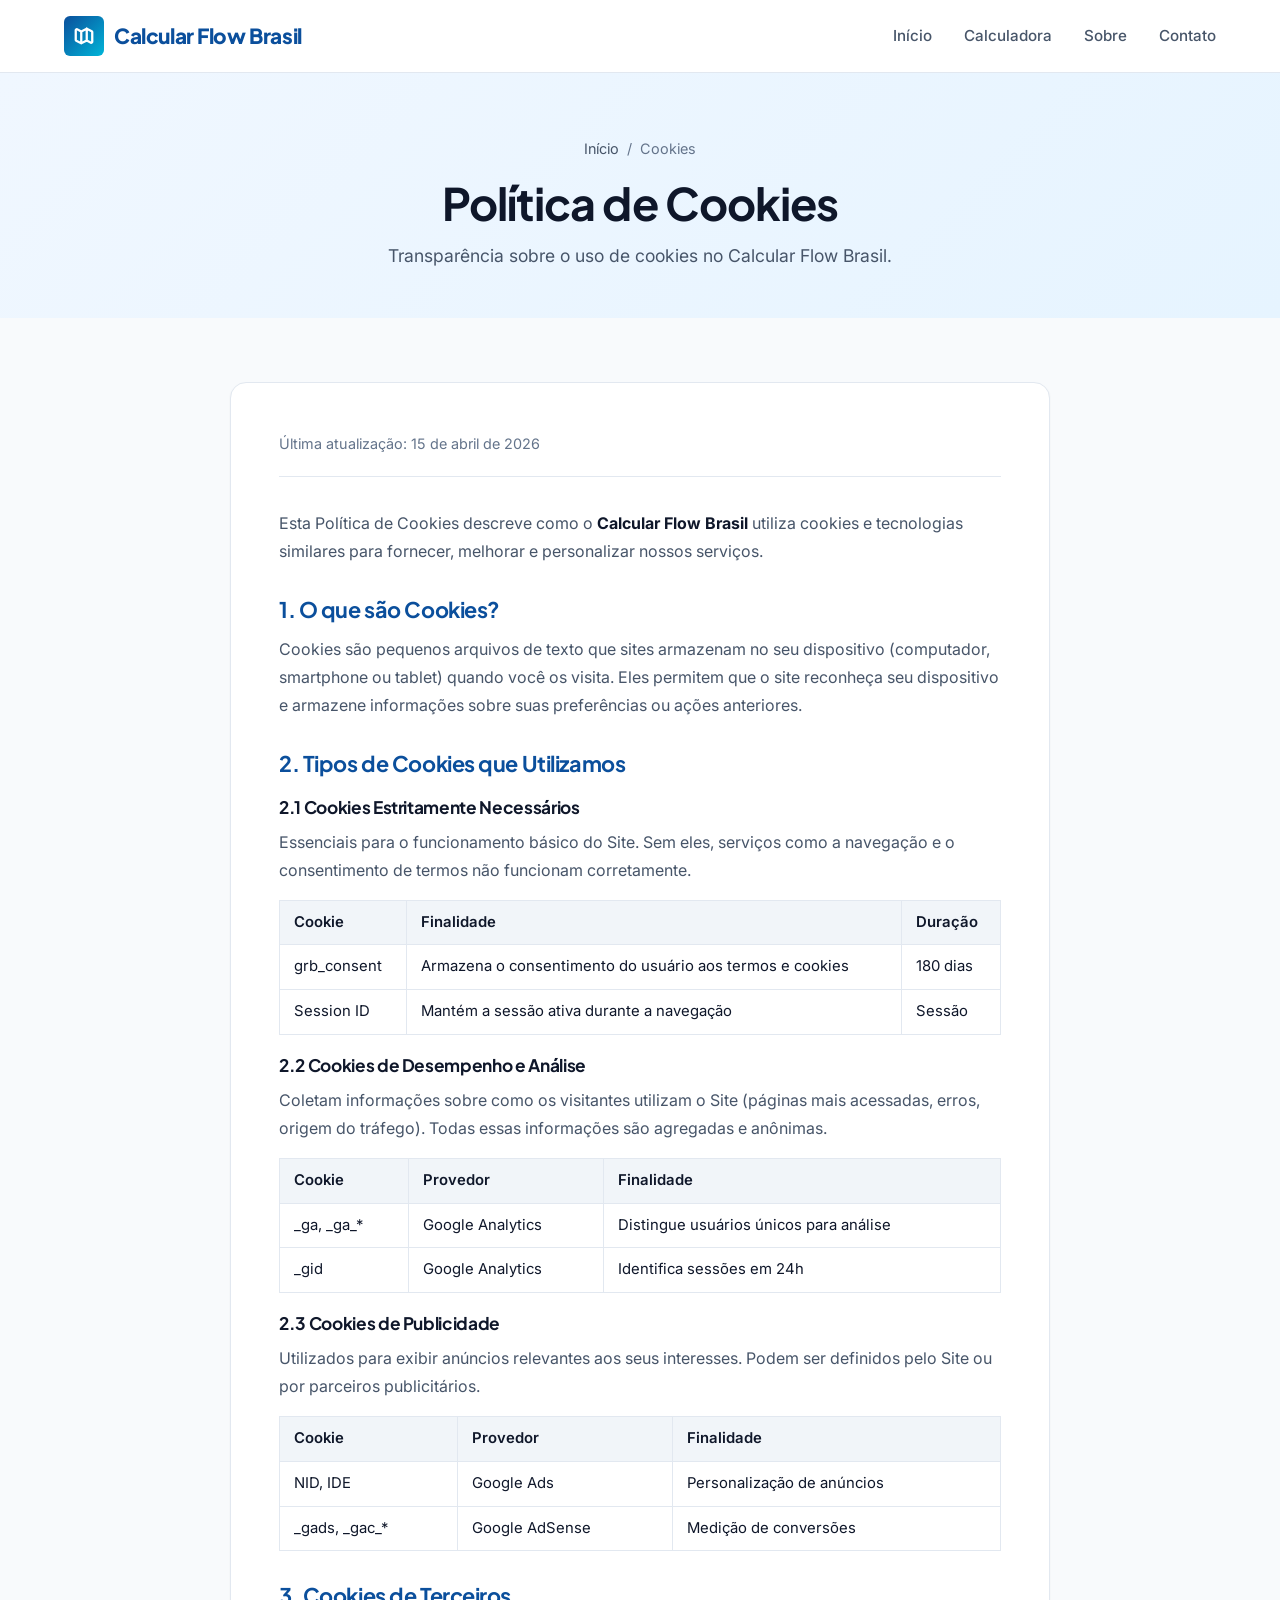
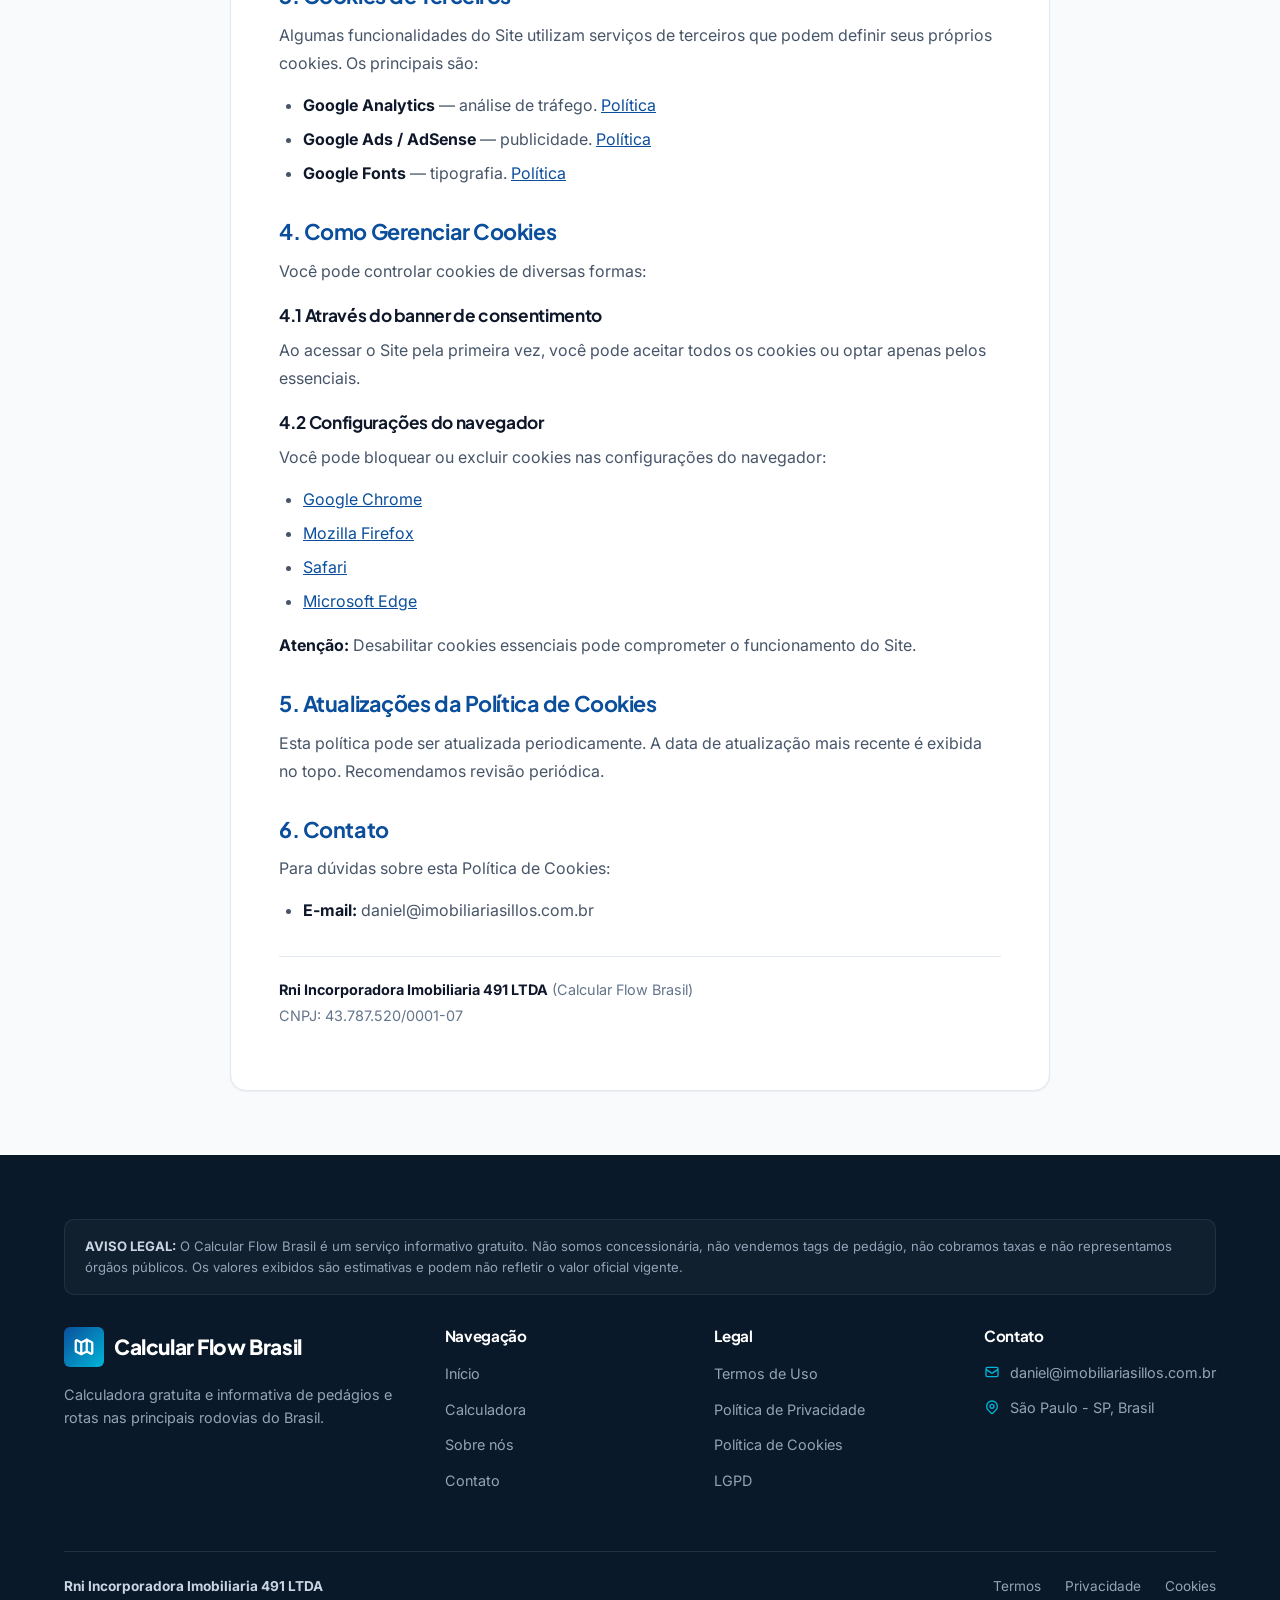
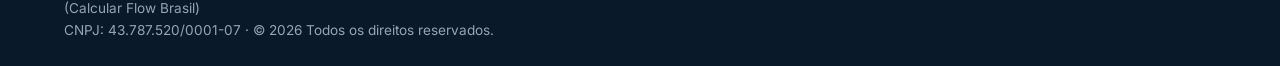
<file: pages/cookies.html>
<!DOCTYPE html>
<html lang="pt-BR">
<head>
<meta charset="UTF-8">
<meta name="viewport" content="width=device-width, initial-scale=1.0">
<title>Política de Cookies - Calcular Flow Brasil</title>
<meta name="description" content="Saiba como o Calcular Flow Brasil utiliza cookies e tecnologias similares.">
<meta name="robots" content="index, follow">
<link rel="canonical" href="https://calcularflowbrasil.com.br/pages/cookies.html">

<link rel="preconnect" href="https://fonts.googleapis.com">
<link rel="preconnect" href="https://fonts.gstatic.com" crossorigin>
<link href="https://fonts.googleapis.com/css2?family=Plus+Jakarta+Sans:wght@500;600;700;800&family=Inter:wght@400;500;600;700&display=swap" rel="stylesheet">
<link rel="stylesheet" href="../assets/styles.css">
</head>
<body>

<header class="site-header">
    <div class="container header-inner">
        <a href="../index.html" class="logo">
            <span class="logo-icon">
                <svg width="22" height="22" fill="none" viewBox="0 0 24 24" stroke="currentColor" stroke-width="2.5">
                    <path stroke-linecap="round" stroke-linejoin="round" d="M9 20l-5.447-2.724A1 1 0 013 16.382V5.618a1 1 0 011.447-.894L9 7m0 13l6-3m-6 3V7m6 10l4.553 2.276A1 1 0 0021 18.382V7.618a1 1 0 00-.553-.894L15 4m0 13V4m0 0L9 7"/>
                </svg>
            </span>
            Calcular Flow Brasil
        </a>
        <nav class="nav">
            <a href="../index.html">Início</a>
            <a href="../index.html#calculadora">Calculadora</a>
            <a href="sobre.html">Sobre</a>
            <a href="contato.html">Contato</a>
        </nav>
        <button class="menu-toggle" aria-label="Abrir menu">☰</button>
    </div>
</header>

<section class="page-hero">
    <div class="container">
        <div class="breadcrumb">
            <a href="../index.html">Início</a> &nbsp;/&nbsp; Cookies
        </div>
        <h1>Política de Cookies</h1>
        <p>Transparência sobre o uso de cookies no Calcular Flow Brasil.</p>
    </div>
</section>

<section class="legal-page">
    <div class="container">
        <div class="legal-content">
            <p class="last-updated">Última atualização: 15 de abril de 2026</p>

            <p>Esta Política de Cookies descreve como o <strong>Calcular Flow Brasil</strong> utiliza cookies e tecnologias similares para fornecer, melhorar e personalizar nossos serviços.</p>

            <h2>1. O que são Cookies?</h2>
            <p>Cookies são pequenos arquivos de texto que sites armazenam no seu dispositivo (computador, smartphone ou tablet) quando você os visita. Eles permitem que o site reconheça seu dispositivo e armazene informações sobre suas preferências ou ações anteriores.</p>

            <h2>2. Tipos de Cookies que Utilizamos</h2>

            <h3>2.1 Cookies Estritamente Necessários</h3>
            <p>Essenciais para o funcionamento básico do Site. Sem eles, serviços como a navegação e o consentimento de termos não funcionam corretamente.</p>
            <table>
                <thead>
                    <tr><th>Cookie</th><th>Finalidade</th><th>Duração</th></tr>
                </thead>
                <tbody>
                    <tr><td>grb_consent</td><td>Armazena o consentimento do usuário aos termos e cookies</td><td>180 dias</td></tr>
                    <tr><td>Session ID</td><td>Mantém a sessão ativa durante a navegação</td><td>Sessão</td></tr>
                </tbody>
            </table>

            <h3>2.2 Cookies de Desempenho e Análise</h3>
            <p>Coletam informações sobre como os visitantes utilizam o Site (páginas mais acessadas, erros, origem do tráfego). Todas essas informações são agregadas e anônimas.</p>
            <table>
                <thead>
                    <tr><th>Cookie</th><th>Provedor</th><th>Finalidade</th></tr>
                </thead>
                <tbody>
                    <tr><td>_ga, _ga_*</td><td>Google Analytics</td><td>Distingue usuários únicos para análise</td></tr>
                    <tr><td>_gid</td><td>Google Analytics</td><td>Identifica sessões em 24h</td></tr>
                </tbody>
            </table>

            <h3>2.3 Cookies de Publicidade</h3>
            <p>Utilizados para exibir anúncios relevantes aos seus interesses. Podem ser definidos pelo Site ou por parceiros publicitários.</p>
            <table>
                <thead>
                    <tr><th>Cookie</th><th>Provedor</th><th>Finalidade</th></tr>
                </thead>
                <tbody>
                    <tr><td>NID, IDE</td><td>Google Ads</td><td>Personalização de anúncios</td></tr>
                    <tr><td>_gads, _gac_*</td><td>Google AdSense</td><td>Medição de conversões</td></tr>
                </tbody>
            </table>

            <h2>3. Cookies de Terceiros</h2>
            <p>Algumas funcionalidades do Site utilizam serviços de terceiros que podem definir seus próprios cookies. Os principais são:</p>
            <ul>
                <li><strong>Google Analytics</strong> — análise de tráfego. <a href="https://policies.google.com/privacy" target="_blank" rel="noopener">Política</a></li>
                <li><strong>Google Ads / AdSense</strong> — publicidade. <a href="https://policies.google.com/technologies/ads" target="_blank" rel="noopener">Política</a></li>
                <li><strong>Google Fonts</strong> — tipografia. <a href="https://fonts.google.com/about" target="_blank" rel="noopener">Política</a></li>
            </ul>

            <h2>4. Como Gerenciar Cookies</h2>
            <p>Você pode controlar cookies de diversas formas:</p>

            <h3>4.1 Através do banner de consentimento</h3>
            <p>Ao acessar o Site pela primeira vez, você pode aceitar todos os cookies ou optar apenas pelos essenciais.</p>

            <h3>4.2 Configurações do navegador</h3>
            <p>Você pode bloquear ou excluir cookies nas configurações do navegador:</p>
            <ul>
                <li><a href="https://support.google.com/chrome/answer/95647" target="_blank" rel="noopener">Google Chrome</a></li>
                <li><a href="https://support.mozilla.org/pt-BR/kb/ative-e-desative-os-cookies-que-os-sites-usam" target="_blank" rel="noopener">Mozilla Firefox</a></li>
                <li><a href="https://support.apple.com/pt-br/guide/safari/sfri11471/mac" target="_blank" rel="noopener">Safari</a></li>
                <li><a href="https://support.microsoft.com/pt-br/microsoft-edge" target="_blank" rel="noopener">Microsoft Edge</a></li>
            </ul>
            <p><strong>Atenção:</strong> Desabilitar cookies essenciais pode comprometer o funcionamento do Site.</p>

            <h2>5. Atualizações da Política de Cookies</h2>
            <p>Esta política pode ser atualizada periodicamente. A data de atualização mais recente é exibida no topo. Recomendamos revisão periódica.</p>

            <h2>6. Contato</h2>
            <p>Para dúvidas sobre esta Política de Cookies:</p>
            <ul>
                <li><strong>E-mail:</strong> daniel@imobiliariasillos.com.br</li>
            </ul>
            <p style="margin-top: 32px; padding-top: 20px; border-top: 1px solid var(--color-border); color: var(--color-text-light); font-size: 0.9rem;">
                <strong>Rni Incorporadora Imobiliaria 491 LTDA</strong> (Calcular Flow Brasil)<br>
                CNPJ: 43.787.520/0001-07
            </p>
        </div>
    </div>
</section>

<footer class="site-footer">
    <div class="container">
        <div class="footer-disclaimer">
            <strong>AVISO LEGAL:</strong> O Calcular Flow Brasil é um serviço informativo gratuito. Não somos concessionária, não vendemos tags de pedágio, não cobramos taxas e não representamos órgãos públicos. Os valores exibidos são estimativas e podem não refletir o valor oficial vigente.
        </div>
        <div class="footer-grid">
            <div class="footer-brand">
                <div class="logo">
                    <span class="logo-icon">
                        <svg width="22" height="22" fill="none" viewBox="0 0 24 24" stroke="currentColor" stroke-width="2.5">
                            <path stroke-linecap="round" stroke-linejoin="round" d="M9 20l-5.447-2.724A1 1 0 013 16.382V5.618a1 1 0 011.447-.894L9 7m0 13l6-3m-6 3V7m6 10l4.553 2.276A1 1 0 0021 18.382V7.618a1 1 0 00-.553-.894L15 4m0 13V4m0 0L9 7"/>
                        </svg>
                    </span>
                    Calcular Flow Brasil
                </div>
                <p>Calculadora gratuita e informativa de pedágios e rotas nas principais rodovias do Brasil.</p>
            </div>
            <div class="footer-column">
                <h4>Navegação</h4>
                <ul>
                    <li><a href="../index.html">Início</a></li>
                    <li><a href="../index.html#calculadora">Calculadora</a></li>
                    <li><a href="sobre.html">Sobre nós</a></li>
                    <li><a href="contato.html">Contato</a></li>
                </ul>
            </div>
            <div class="footer-column">
                <h4>Legal</h4>
                <ul>
                    <li><a href="termos.html">Termos de Uso</a></li>
                    <li><a href="privacidade.html">Política de Privacidade</a></li>
                    <li><a href="cookies.html">Política de Cookies</a></li>
                    <li><a href="lgpd.html">LGPD</a></li>
                </ul>
            </div>
            <div class="footer-column">
                <h4>Contato</h4>
                <div class="footer-contact-item">
                    <svg width="16" height="16" fill="none" viewBox="0 0 24 24" stroke="currentColor" stroke-width="2">
                        <path stroke-linecap="round" stroke-linejoin="round" d="M3 8l7.89 5.26a2 2 0 002.22 0L21 8M5 19h14a2 2 0 002-2V7a2 2 0 00-2-2H5a2 2 0 00-2 2v10a2 2 0 002 2z"/>
                    </svg>
                    <span>daniel@imobiliariasillos.com.br</span>
                </div>
                <div class="footer-contact-item">
                    <svg width="16" height="16" fill="none" viewBox="0 0 24 24" stroke="currentColor" stroke-width="2">
                        <path stroke-linecap="round" stroke-linejoin="round" d="M17.657 16.657L13.414 20.9a1.998 1.998 0 01-2.827 0l-4.244-4.243a8 8 0 1111.314 0z"/>
                        <path stroke-linecap="round" stroke-linejoin="round" d="M15 11a3 3 0 11-6 0 3 3 0 016 0z"/>
                    </svg>
                    <span>São Paulo - SP, Brasil</span>
                </div>
            </div>
        </div>
        <div class="footer-bottom">
            <div>
                <strong style="color: #CBD5E1;">Rni Incorporadora Imobiliaria 491 LTDA</strong><br>
                <span style="color: #94A3B8;">(Calcular Flow Brasil)</span><br>
                CNPJ: 43.787.520/0001-07 &middot; © 2026 Todos os direitos reservados.
            </div>
            <div class="footer-legal">
                <a href="termos.html">Termos</a>
                <a href="privacidade.html">Privacidade</a>
                <a href="cookies.html">Cookies</a>
            </div>
        </div>
    </div>
</footer>

<script src="../assets/script.js"></script>
</body>
</html>
</file>
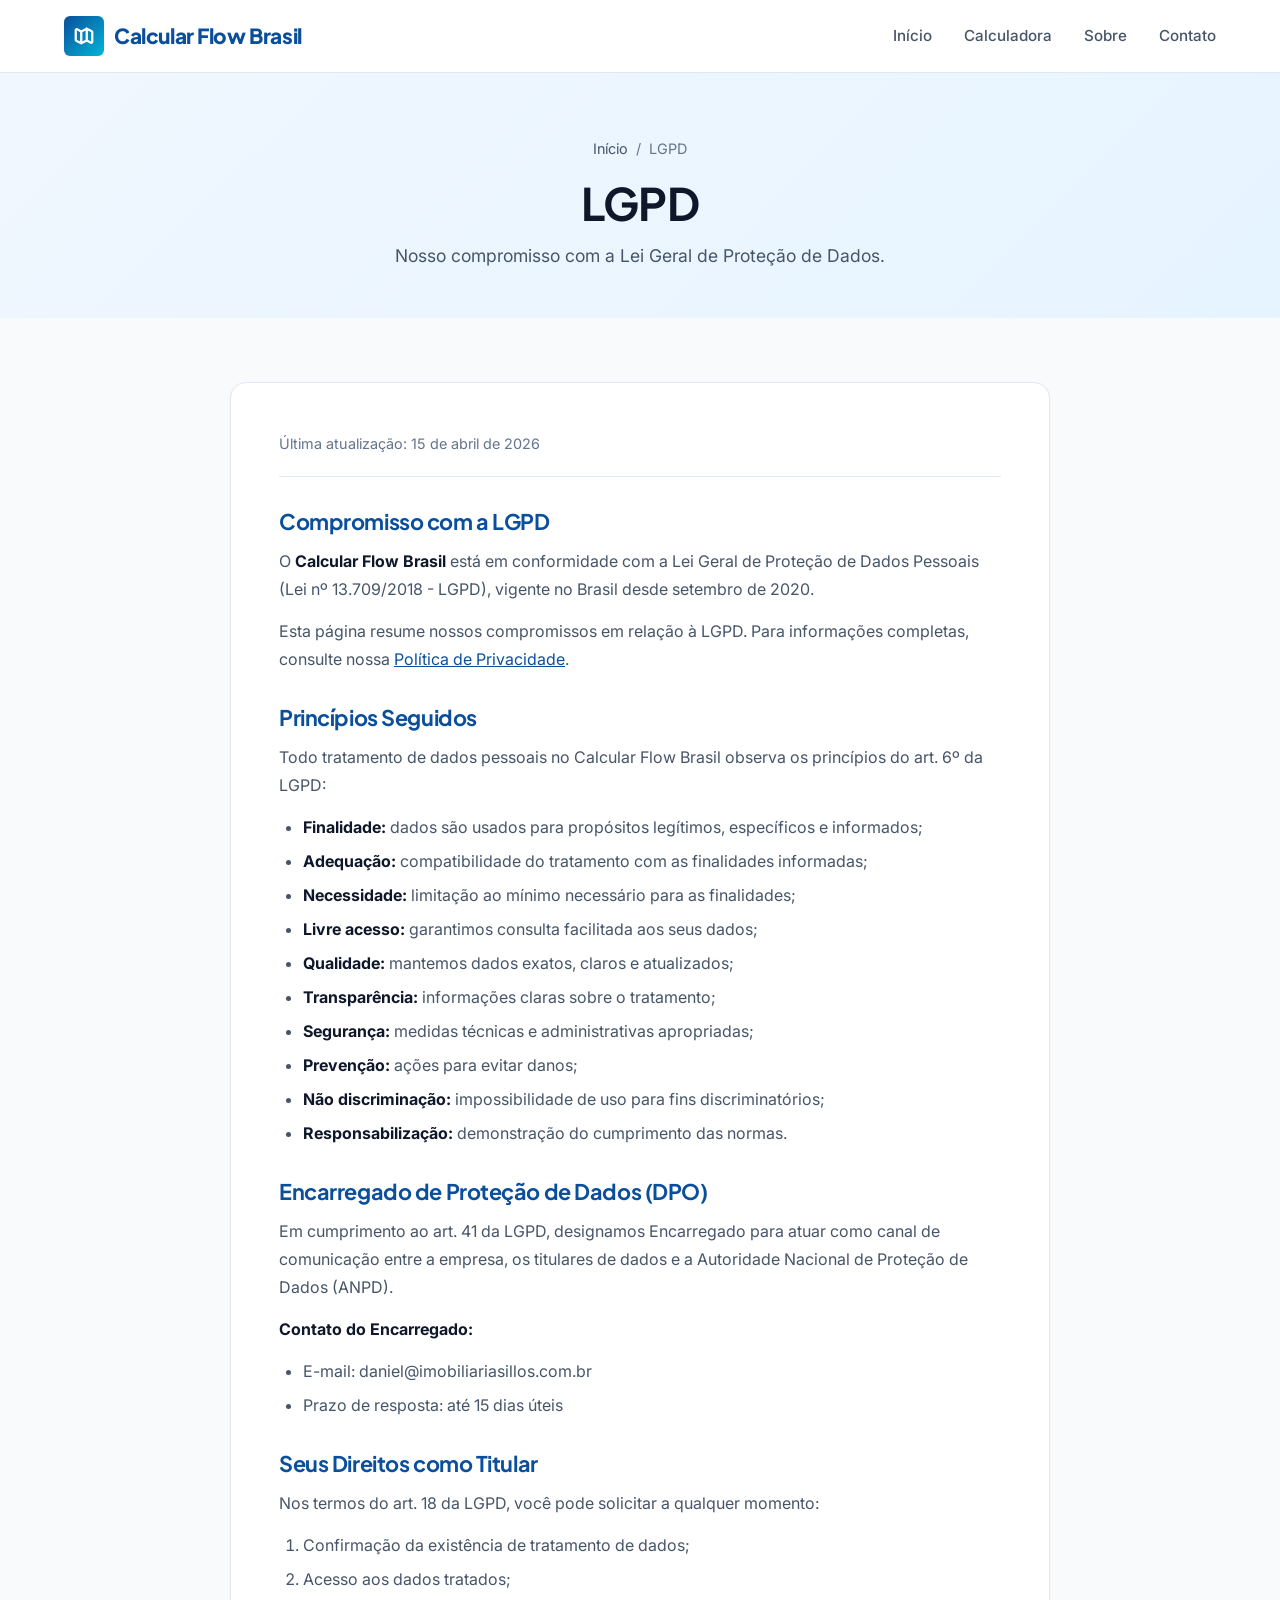
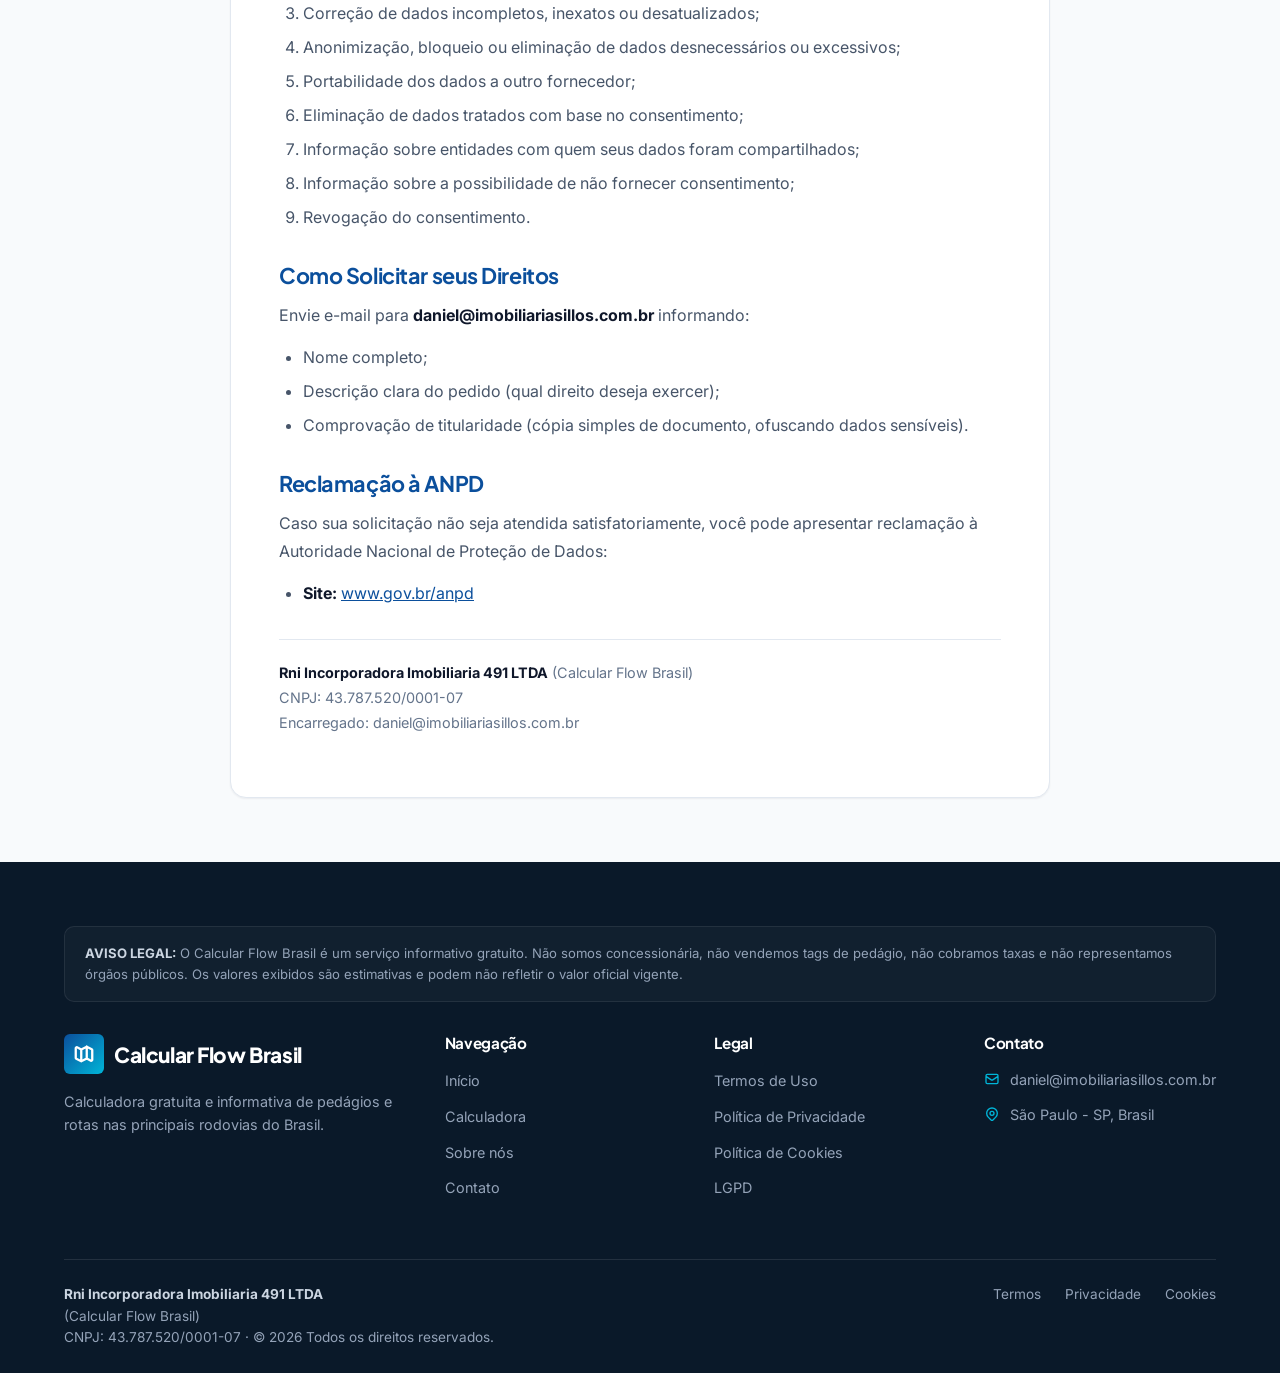
<file: pages/lgpd.html>
<!DOCTYPE html>
<html lang="pt-BR">
<head>
<meta charset="UTF-8">
<meta name="viewport" content="width=device-width, initial-scale=1.0">
<title>LGPD - Calcular Flow Brasil</title>
<meta name="description" content="Nosso compromisso com a Lei Geral de Proteção de Dados (LGPD).">
<meta name="robots" content="index, follow">
<link rel="canonical" href="https://calcularflowbrasil.com.br/pages/lgpd.html">

<link rel="preconnect" href="https://fonts.googleapis.com">
<link rel="preconnect" href="https://fonts.gstatic.com" crossorigin>
<link href="https://fonts.googleapis.com/css2?family=Plus+Jakarta+Sans:wght@500;600;700;800&family=Inter:wght@400;500;600;700&display=swap" rel="stylesheet">
<link rel="stylesheet" href="../assets/styles.css">
</head>
<body>

<header class="site-header">
    <div class="container header-inner">
        <a href="../index.html" class="logo">
            <span class="logo-icon">
                <svg width="22" height="22" fill="none" viewBox="0 0 24 24" stroke="currentColor" stroke-width="2.5">
                    <path stroke-linecap="round" stroke-linejoin="round" d="M9 20l-5.447-2.724A1 1 0 013 16.382V5.618a1 1 0 011.447-.894L9 7m0 13l6-3m-6 3V7m6 10l4.553 2.276A1 1 0 0021 18.382V7.618a1 1 0 00-.553-.894L15 4m0 13V4m0 0L9 7"/>
                </svg>
            </span>
            Calcular Flow Brasil
        </a>
        <nav class="nav">
            <a href="../index.html">Início</a>
            <a href="../index.html#calculadora">Calculadora</a>
            <a href="sobre.html">Sobre</a>
            <a href="contato.html">Contato</a>
        </nav>
        <button class="menu-toggle" aria-label="Abrir menu">☰</button>
    </div>
</header>

<section class="page-hero">
    <div class="container">
        <div class="breadcrumb">
            <a href="../index.html">Início</a> &nbsp;/&nbsp; LGPD
        </div>
        <h1>LGPD</h1>
        <p>Nosso compromisso com a Lei Geral de Proteção de Dados.</p>
    </div>
</section>

<section class="legal-page">
    <div class="container">
        <div class="legal-content">
            <p class="last-updated">Última atualização: 15 de abril de 2026</p>

            <h2>Compromisso com a LGPD</h2>
            <p>O <strong>Calcular Flow Brasil</strong> está em conformidade com a Lei Geral de Proteção de Dados Pessoais (Lei nº 13.709/2018 - LGPD), vigente no Brasil desde setembro de 2020.</p>
            <p>Esta página resume nossos compromissos em relação à LGPD. Para informações completas, consulte nossa <a href="privacidade.html">Política de Privacidade</a>.</p>

            <h2>Princípios Seguidos</h2>
            <p>Todo tratamento de dados pessoais no Calcular Flow Brasil observa os princípios do art. 6º da LGPD:</p>
            <ul>
                <li><strong>Finalidade:</strong> dados são usados para propósitos legítimos, específicos e informados;</li>
                <li><strong>Adequação:</strong> compatibilidade do tratamento com as finalidades informadas;</li>
                <li><strong>Necessidade:</strong> limitação ao mínimo necessário para as finalidades;</li>
                <li><strong>Livre acesso:</strong> garantimos consulta facilitada aos seus dados;</li>
                <li><strong>Qualidade:</strong> mantemos dados exatos, claros e atualizados;</li>
                <li><strong>Transparência:</strong> informações claras sobre o tratamento;</li>
                <li><strong>Segurança:</strong> medidas técnicas e administrativas apropriadas;</li>
                <li><strong>Prevenção:</strong> ações para evitar danos;</li>
                <li><strong>Não discriminação:</strong> impossibilidade de uso para fins discriminatórios;</li>
                <li><strong>Responsabilização:</strong> demonstração do cumprimento das normas.</li>
            </ul>

            <h2>Encarregado de Proteção de Dados (DPO)</h2>
            <p>Em cumprimento ao art. 41 da LGPD, designamos Encarregado para atuar como canal de comunicação entre a empresa, os titulares de dados e a Autoridade Nacional de Proteção de Dados (ANPD).</p>
            <p><strong>Contato do Encarregado:</strong></p>
            <ul>
                <li>E-mail: daniel@imobiliariasillos.com.br</li>
                <li>Prazo de resposta: até 15 dias úteis</li>
            </ul>

            <h2>Seus Direitos como Titular</h2>
            <p>Nos termos do art. 18 da LGPD, você pode solicitar a qualquer momento:</p>
            <ol>
                <li>Confirmação da existência de tratamento de dados;</li>
                <li>Acesso aos dados tratados;</li>
                <li>Correção de dados incompletos, inexatos ou desatualizados;</li>
                <li>Anonimização, bloqueio ou eliminação de dados desnecessários ou excessivos;</li>
                <li>Portabilidade dos dados a outro fornecedor;</li>
                <li>Eliminação de dados tratados com base no consentimento;</li>
                <li>Informação sobre entidades com quem seus dados foram compartilhados;</li>
                <li>Informação sobre a possibilidade de não fornecer consentimento;</li>
                <li>Revogação do consentimento.</li>
            </ol>

            <h2>Como Solicitar seus Direitos</h2>
            <p>Envie e-mail para <strong>daniel@imobiliariasillos.com.br</strong> informando:</p>
            <ul>
                <li>Nome completo;</li>
                <li>Descrição clara do pedido (qual direito deseja exercer);</li>
                <li>Comprovação de titularidade (cópia simples de documento, ofuscando dados sensíveis).</li>
            </ul>

            <h2>Reclamação à ANPD</h2>
            <p>Caso sua solicitação não seja atendida satisfatoriamente, você pode apresentar reclamação à Autoridade Nacional de Proteção de Dados:</p>
            <ul>
                <li><strong>Site:</strong> <a href="https://www.gov.br/anpd/" target="_blank" rel="noopener">www.gov.br/anpd</a></li>
            </ul>
            <p style="margin-top: 32px; padding-top: 20px; border-top: 1px solid var(--color-border); color: var(--color-text-light); font-size: 0.9rem;">
                <strong>Rni Incorporadora Imobiliaria 491 LTDA</strong> (Calcular Flow Brasil)<br>
                CNPJ: 43.787.520/0001-07<br>
                Encarregado: daniel@imobiliariasillos.com.br
            </p>
        </div>
    </div>
</section>

<footer class="site-footer">
    <div class="container">
        <div class="footer-disclaimer">
            <strong>AVISO LEGAL:</strong> O Calcular Flow Brasil é um serviço informativo gratuito. Não somos concessionária, não vendemos tags de pedágio, não cobramos taxas e não representamos órgãos públicos. Os valores exibidos são estimativas e podem não refletir o valor oficial vigente.
        </div>
        <div class="footer-grid">
            <div class="footer-brand">
                <div class="logo">
                    <span class="logo-icon">
                        <svg width="22" height="22" fill="none" viewBox="0 0 24 24" stroke="currentColor" stroke-width="2.5">
                            <path stroke-linecap="round" stroke-linejoin="round" d="M9 20l-5.447-2.724A1 1 0 013 16.382V5.618a1 1 0 011.447-.894L9 7m0 13l6-3m-6 3V7m6 10l4.553 2.276A1 1 0 0021 18.382V7.618a1 1 0 00-.553-.894L15 4m0 13V4m0 0L9 7"/>
                        </svg>
                    </span>
                    Calcular Flow Brasil
                </div>
                <p>Calculadora gratuita e informativa de pedágios e rotas nas principais rodovias do Brasil.</p>
            </div>
            <div class="footer-column">
                <h4>Navegação</h4>
                <ul>
                    <li><a href="../index.html">Início</a></li>
                    <li><a href="../index.html#calculadora">Calculadora</a></li>
                    <li><a href="sobre.html">Sobre nós</a></li>
                    <li><a href="contato.html">Contato</a></li>
                </ul>
            </div>
            <div class="footer-column">
                <h4>Legal</h4>
                <ul>
                    <li><a href="termos.html">Termos de Uso</a></li>
                    <li><a href="privacidade.html">Política de Privacidade</a></li>
                    <li><a href="cookies.html">Política de Cookies</a></li>
                    <li><a href="lgpd.html">LGPD</a></li>
                </ul>
            </div>
            <div class="footer-column">
                <h4>Contato</h4>
                <div class="footer-contact-item">
                    <svg width="16" height="16" fill="none" viewBox="0 0 24 24" stroke="currentColor" stroke-width="2">
                        <path stroke-linecap="round" stroke-linejoin="round" d="M3 8l7.89 5.26a2 2 0 002.22 0L21 8M5 19h14a2 2 0 002-2V7a2 2 0 00-2-2H5a2 2 0 00-2 2v10a2 2 0 002 2z"/>
                    </svg>
                    <span>daniel@imobiliariasillos.com.br</span>
                </div>
                <div class="footer-contact-item">
                    <svg width="16" height="16" fill="none" viewBox="0 0 24 24" stroke="currentColor" stroke-width="2">
                        <path stroke-linecap="round" stroke-linejoin="round" d="M17.657 16.657L13.414 20.9a1.998 1.998 0 01-2.827 0l-4.244-4.243a8 8 0 1111.314 0z"/>
                        <path stroke-linecap="round" stroke-linejoin="round" d="M15 11a3 3 0 11-6 0 3 3 0 016 0z"/>
                    </svg>
                    <span>São Paulo - SP, Brasil</span>
                </div>
            </div>
        </div>
        <div class="footer-bottom">
            <div>
                <strong style="color: #CBD5E1;">Rni Incorporadora Imobiliaria 491 LTDA</strong><br>
                <span style="color: #94A3B8;">(Calcular Flow Brasil)</span><br>
                CNPJ: 43.787.520/0001-07 &middot; © 2026 Todos os direitos reservados.
            </div>
            <div class="footer-legal">
                <a href="termos.html">Termos</a>
                <a href="privacidade.html">Privacidade</a>
                <a href="cookies.html">Cookies</a>
            </div>
        </div>
    </div>
</footer>

<script src="../assets/script.js"></script>
</body>
</html>
</file>
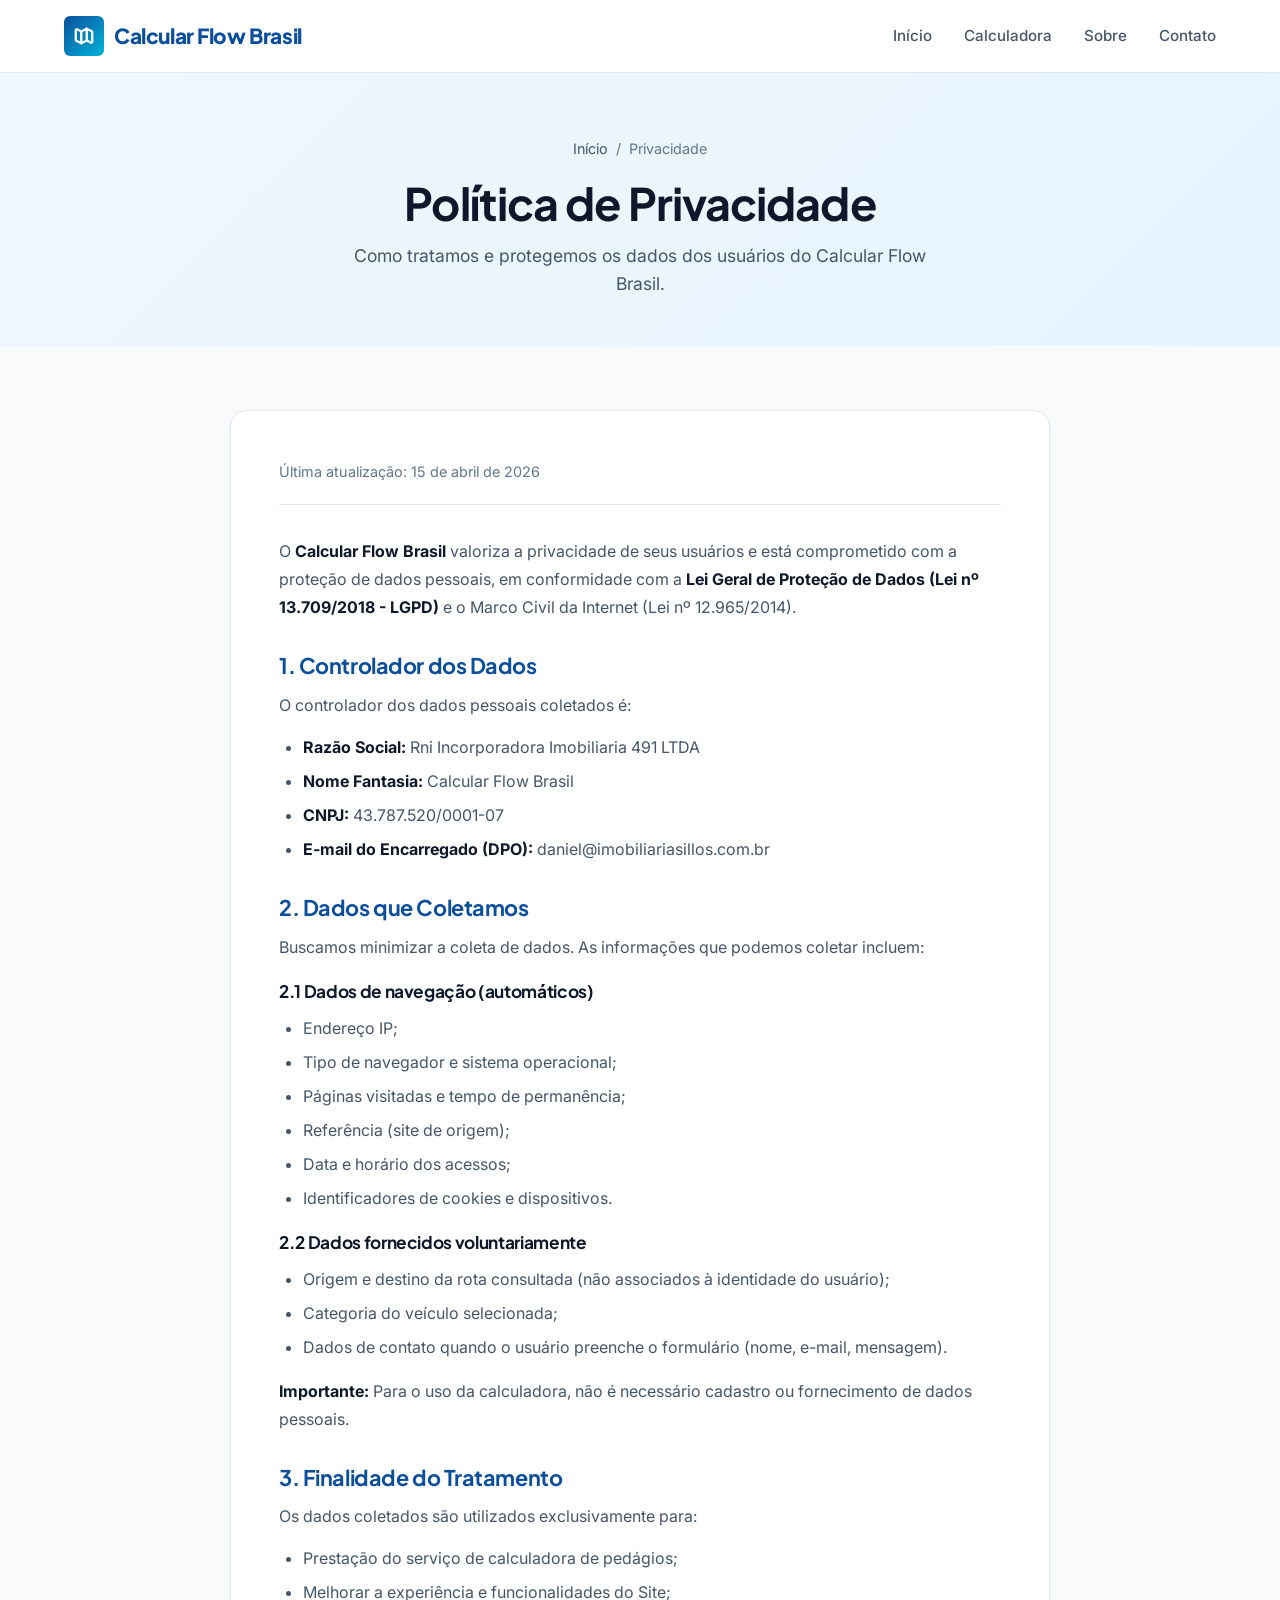
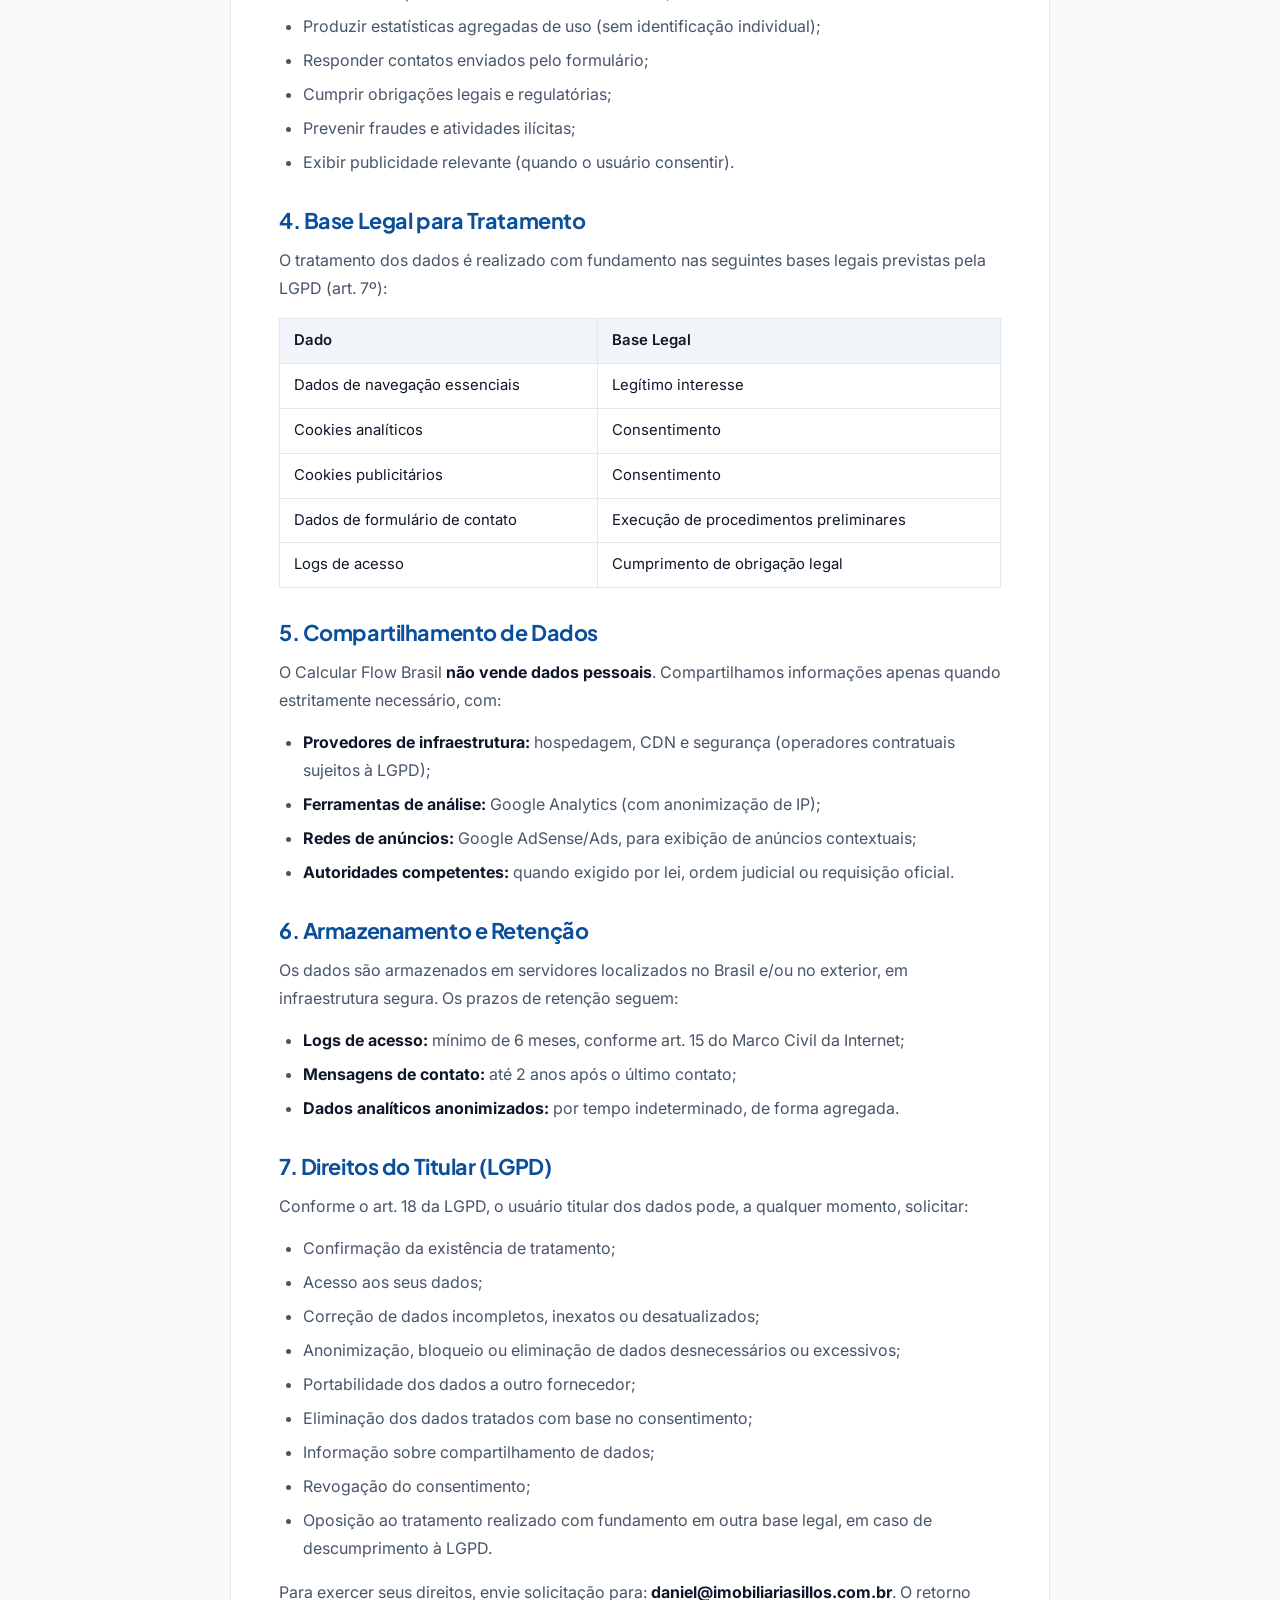
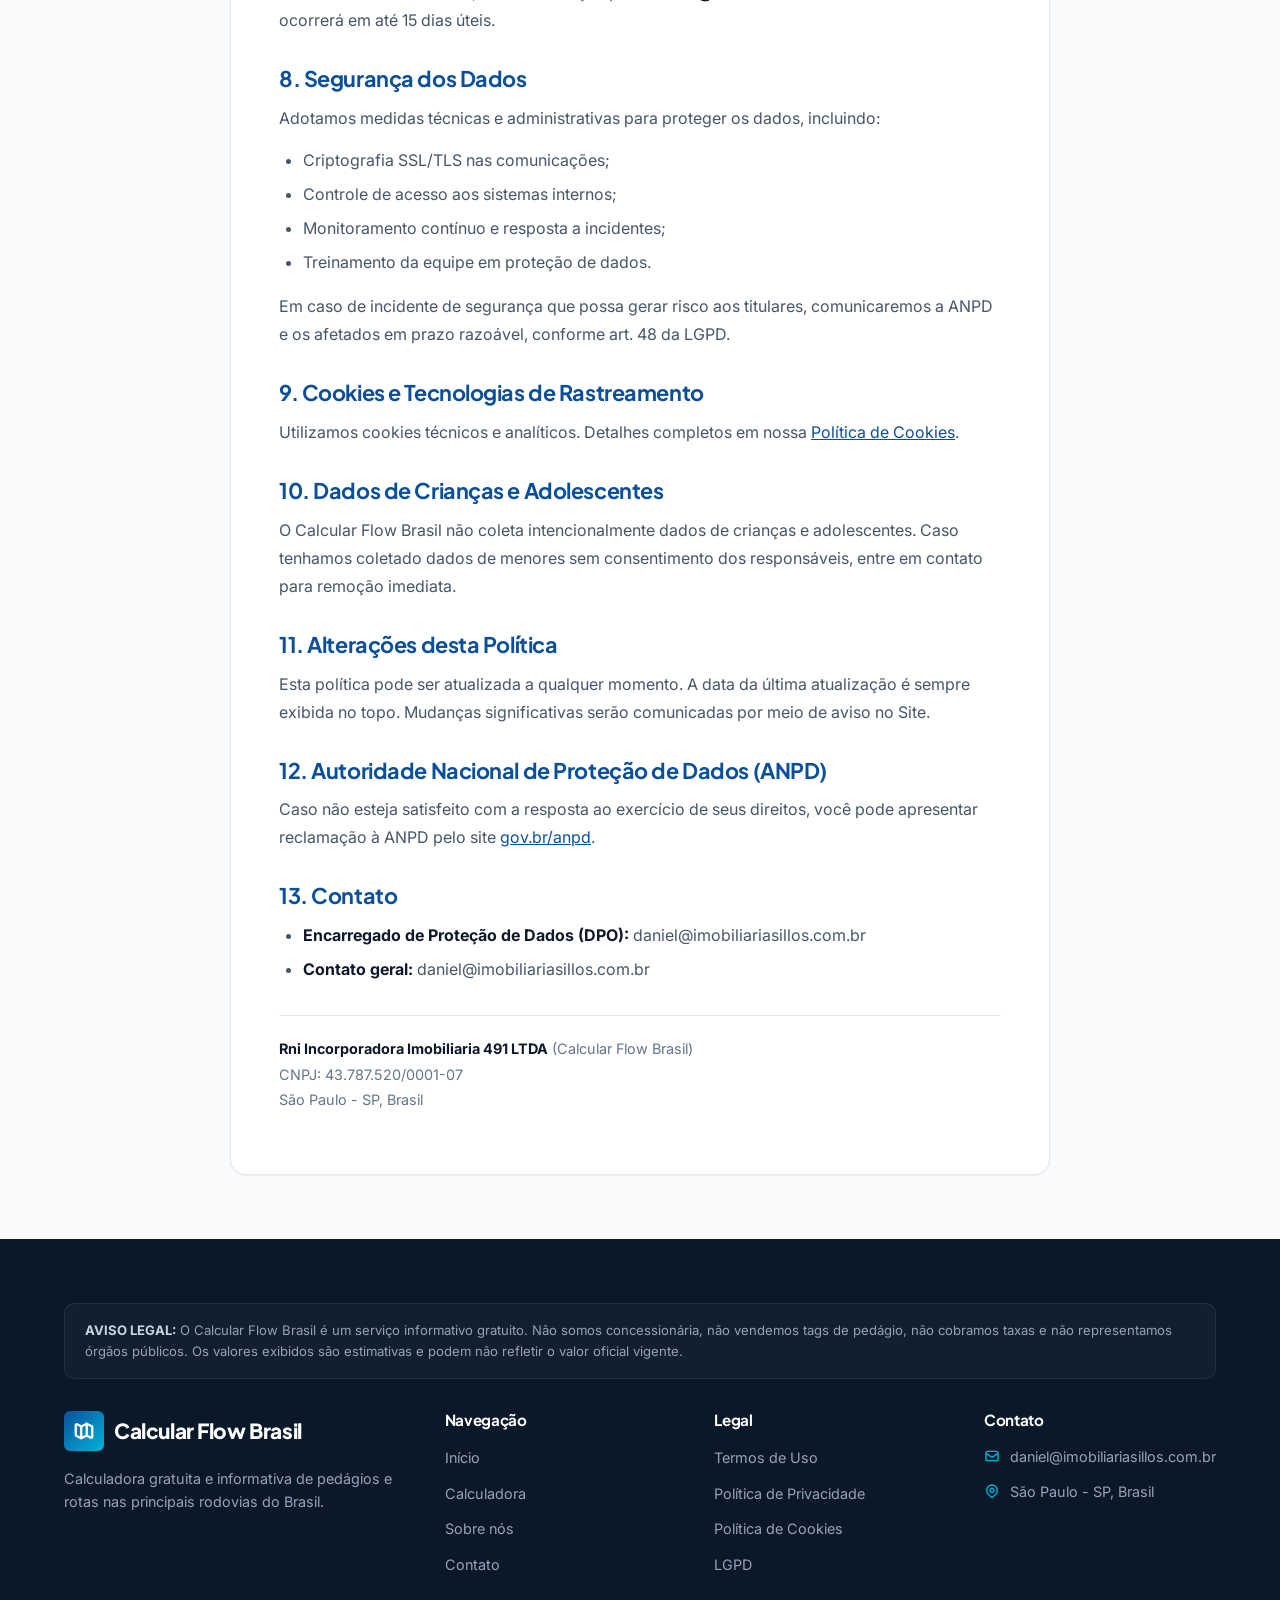
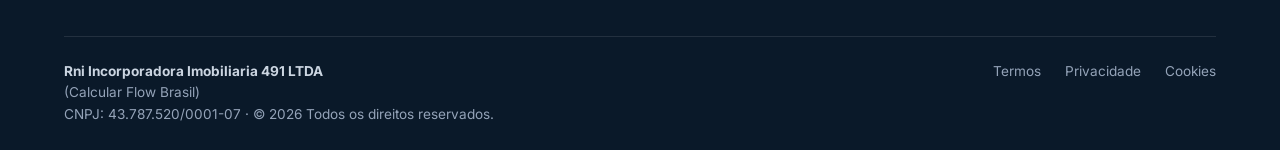
<file: pages/privacidade.html>
<!DOCTYPE html>
<html lang="pt-BR">
<head>
<meta charset="UTF-8">
<meta name="viewport" content="width=device-width, initial-scale=1.0">
<title>Política de Privacidade - Calcular Flow Brasil</title>
<meta name="description" content="Política de Privacidade em conformidade com a LGPD. Entenda como protegemos seus dados.">
<meta name="robots" content="index, follow">
<link rel="canonical" href="https://calcularflowbrasil.com.br/pages/privacidade.html">

<link rel="preconnect" href="https://fonts.googleapis.com">
<link rel="preconnect" href="https://fonts.gstatic.com" crossorigin>
<link href="https://fonts.googleapis.com/css2?family=Plus+Jakarta+Sans:wght@500;600;700;800&family=Inter:wght@400;500;600;700&display=swap" rel="stylesheet">
<link rel="stylesheet" href="../assets/styles.css">
</head>
<body>

<header class="site-header">
    <div class="container header-inner">
        <a href="../index.html" class="logo">
            <span class="logo-icon">
                <svg width="22" height="22" fill="none" viewBox="0 0 24 24" stroke="currentColor" stroke-width="2.5">
                    <path stroke-linecap="round" stroke-linejoin="round" d="M9 20l-5.447-2.724A1 1 0 013 16.382V5.618a1 1 0 011.447-.894L9 7m0 13l6-3m-6 3V7m6 10l4.553 2.276A1 1 0 0021 18.382V7.618a1 1 0 00-.553-.894L15 4m0 13V4m0 0L9 7"/>
                </svg>
            </span>
            Calcular Flow Brasil
        </a>
        <nav class="nav">
            <a href="../index.html">Início</a>
            <a href="../index.html#calculadora">Calculadora</a>
            <a href="sobre.html">Sobre</a>
            <a href="contato.html">Contato</a>
        </nav>
        <button class="menu-toggle" aria-label="Abrir menu">☰</button>
    </div>
</header>

<section class="page-hero">
    <div class="container">
        <div class="breadcrumb">
            <a href="../index.html">Início</a> &nbsp;/&nbsp; Privacidade
        </div>
        <h1>Política de Privacidade</h1>
        <p>Como tratamos e protegemos os dados dos usuários do Calcular Flow Brasil.</p>
    </div>
</section>

<section class="legal-page">
    <div class="container">
        <div class="legal-content">
            <p class="last-updated">Última atualização: 15 de abril de 2026</p>

            <p>O <strong>Calcular Flow Brasil</strong> valoriza a privacidade de seus usuários e está comprometido com a proteção de dados pessoais, em conformidade com a <strong>Lei Geral de Proteção de Dados (Lei nº 13.709/2018 - LGPD)</strong> e o Marco Civil da Internet (Lei nº 12.965/2014).</p>

            <h2>1. Controlador dos Dados</h2>
            <p>O controlador dos dados pessoais coletados é:</p>
            <ul>
                <li><strong>Razão Social:</strong> Rni Incorporadora Imobiliaria 491 LTDA</li>
                <li><strong>Nome Fantasia:</strong> Calcular Flow Brasil</li>
                <li><strong>CNPJ:</strong> 43.787.520/0001-07</li>
                <li><strong>E-mail do Encarregado (DPO):</strong> daniel@imobiliariasillos.com.br</li>
            </ul>

            <h2>2. Dados que Coletamos</h2>
            <p>Buscamos minimizar a coleta de dados. As informações que podemos coletar incluem:</p>

            <h3>2.1 Dados de navegação (automáticos)</h3>
            <ul>
                <li>Endereço IP;</li>
                <li>Tipo de navegador e sistema operacional;</li>
                <li>Páginas visitadas e tempo de permanência;</li>
                <li>Referência (site de origem);</li>
                <li>Data e horário dos acessos;</li>
                <li>Identificadores de cookies e dispositivos.</li>
            </ul>

            <h3>2.2 Dados fornecidos voluntariamente</h3>
            <ul>
                <li>Origem e destino da rota consultada (não associados à identidade do usuário);</li>
                <li>Categoria do veículo selecionada;</li>
                <li>Dados de contato quando o usuário preenche o formulário (nome, e-mail, mensagem).</li>
            </ul>

            <p><strong>Importante:</strong> Para o uso da calculadora, não é necessário cadastro ou fornecimento de dados pessoais.</p>

            <h2>3. Finalidade do Tratamento</h2>
            <p>Os dados coletados são utilizados exclusivamente para:</p>
            <ul>
                <li>Prestação do serviço de calculadora de pedágios;</li>
                <li>Melhorar a experiência e funcionalidades do Site;</li>
                <li>Produzir estatísticas agregadas de uso (sem identificação individual);</li>
                <li>Responder contatos enviados pelo formulário;</li>
                <li>Cumprir obrigações legais e regulatórias;</li>
                <li>Prevenir fraudes e atividades ilícitas;</li>
                <li>Exibir publicidade relevante (quando o usuário consentir).</li>
            </ul>

            <h2>4. Base Legal para Tratamento</h2>
            <p>O tratamento dos dados é realizado com fundamento nas seguintes bases legais previstas pela LGPD (art. 7º):</p>
            <table>
                <thead>
                    <tr>
                        <th>Dado</th>
                        <th>Base Legal</th>
                    </tr>
                </thead>
                <tbody>
                    <tr><td>Dados de navegação essenciais</td><td>Legítimo interesse</td></tr>
                    <tr><td>Cookies analíticos</td><td>Consentimento</td></tr>
                    <tr><td>Cookies publicitários</td><td>Consentimento</td></tr>
                    <tr><td>Dados de formulário de contato</td><td>Execução de procedimentos preliminares</td></tr>
                    <tr><td>Logs de acesso</td><td>Cumprimento de obrigação legal</td></tr>
                </tbody>
            </table>

            <h2>5. Compartilhamento de Dados</h2>
            <p>O Calcular Flow Brasil <strong>não vende dados pessoais</strong>. Compartilhamos informações apenas quando estritamente necessário, com:</p>
            <ul>
                <li><strong>Provedores de infraestrutura:</strong> hospedagem, CDN e segurança (operadores contratuais sujeitos à LGPD);</li>
                <li><strong>Ferramentas de análise:</strong> Google Analytics (com anonimização de IP);</li>
                <li><strong>Redes de anúncios:</strong> Google AdSense/Ads, para exibição de anúncios contextuais;</li>
                <li><strong>Autoridades competentes:</strong> quando exigido por lei, ordem judicial ou requisição oficial.</li>
            </ul>

            <h2>6. Armazenamento e Retenção</h2>
            <p>Os dados são armazenados em servidores localizados no Brasil e/ou no exterior, em infraestrutura segura. Os prazos de retenção seguem:</p>
            <ul>
                <li><strong>Logs de acesso:</strong> mínimo de 6 meses, conforme art. 15 do Marco Civil da Internet;</li>
                <li><strong>Mensagens de contato:</strong> até 2 anos após o último contato;</li>
                <li><strong>Dados analíticos anonimizados:</strong> por tempo indeterminado, de forma agregada.</li>
            </ul>

            <h2>7. Direitos do Titular (LGPD)</h2>
            <p>Conforme o art. 18 da LGPD, o usuário titular dos dados pode, a qualquer momento, solicitar:</p>
            <ul>
                <li>Confirmação da existência de tratamento;</li>
                <li>Acesso aos seus dados;</li>
                <li>Correção de dados incompletos, inexatos ou desatualizados;</li>
                <li>Anonimização, bloqueio ou eliminação de dados desnecessários ou excessivos;</li>
                <li>Portabilidade dos dados a outro fornecedor;</li>
                <li>Eliminação dos dados tratados com base no consentimento;</li>
                <li>Informação sobre compartilhamento de dados;</li>
                <li>Revogação do consentimento;</li>
                <li>Oposição ao tratamento realizado com fundamento em outra base legal, em caso de descumprimento à LGPD.</li>
            </ul>
            <p>Para exercer seus direitos, envie solicitação para: <strong>daniel@imobiliariasillos.com.br</strong>. O retorno ocorrerá em até 15 dias úteis.</p>

            <h2>8. Segurança dos Dados</h2>
            <p>Adotamos medidas técnicas e administrativas para proteger os dados, incluindo:</p>
            <ul>
                <li>Criptografia SSL/TLS nas comunicações;</li>
                <li>Controle de acesso aos sistemas internos;</li>
                <li>Monitoramento contínuo e resposta a incidentes;</li>
                <li>Treinamento da equipe em proteção de dados.</li>
            </ul>
            <p>Em caso de incidente de segurança que possa gerar risco aos titulares, comunicaremos a ANPD e os afetados em prazo razoável, conforme art. 48 da LGPD.</p>

            <h2>9. Cookies e Tecnologias de Rastreamento</h2>
            <p>Utilizamos cookies técnicos e analíticos. Detalhes completos em nossa <a href="cookies.html">Política de Cookies</a>.</p>

            <h2>10. Dados de Crianças e Adolescentes</h2>
            <p>O Calcular Flow Brasil não coleta intencionalmente dados de crianças e adolescentes. Caso tenhamos coletado dados de menores sem consentimento dos responsáveis, entre em contato para remoção imediata.</p>

            <h2>11. Alterações desta Política</h2>
            <p>Esta política pode ser atualizada a qualquer momento. A data da última atualização é sempre exibida no topo. Mudanças significativas serão comunicadas por meio de aviso no Site.</p>

            <h2>12. Autoridade Nacional de Proteção de Dados (ANPD)</h2>
            <p>Caso não esteja satisfeito com a resposta ao exercício de seus direitos, você pode apresentar reclamação à ANPD pelo site <a href="https://www.gov.br/anpd/" target="_blank" rel="noopener">gov.br/anpd</a>.</p>

            <h2>13. Contato</h2>
            <ul>
                <li><strong>Encarregado de Proteção de Dados (DPO):</strong> daniel@imobiliariasillos.com.br</li>
                <li><strong>Contato geral:</strong> daniel@imobiliariasillos.com.br</li>
            </ul>
            <p style="margin-top: 32px; padding-top: 20px; border-top: 1px solid var(--color-border); color: var(--color-text-light); font-size: 0.9rem;">
                <strong>Rni Incorporadora Imobiliaria 491 LTDA</strong> (Calcular Flow Brasil)<br>
                CNPJ: 43.787.520/0001-07<br>
                São Paulo - SP, Brasil
            </p>
        </div>
    </div>
</section>

<footer class="site-footer">
    <div class="container">
        <div class="footer-disclaimer">
            <strong>AVISO LEGAL:</strong> O Calcular Flow Brasil é um serviço informativo gratuito. Não somos concessionária, não vendemos tags de pedágio, não cobramos taxas e não representamos órgãos públicos. Os valores exibidos são estimativas e podem não refletir o valor oficial vigente.
        </div>
        <div class="footer-grid">
            <div class="footer-brand">
                <div class="logo">
                    <span class="logo-icon">
                        <svg width="22" height="22" fill="none" viewBox="0 0 24 24" stroke="currentColor" stroke-width="2.5">
                            <path stroke-linecap="round" stroke-linejoin="round" d="M9 20l-5.447-2.724A1 1 0 013 16.382V5.618a1 1 0 011.447-.894L9 7m0 13l6-3m-6 3V7m6 10l4.553 2.276A1 1 0 0021 18.382V7.618a1 1 0 00-.553-.894L15 4m0 13V4m0 0L9 7"/>
                        </svg>
                    </span>
                    Calcular Flow Brasil
                </div>
                <p>Calculadora gratuita e informativa de pedágios e rotas nas principais rodovias do Brasil.</p>
            </div>
            <div class="footer-column">
                <h4>Navegação</h4>
                <ul>
                    <li><a href="../index.html">Início</a></li>
                    <li><a href="../index.html#calculadora">Calculadora</a></li>
                    <li><a href="sobre.html">Sobre nós</a></li>
                    <li><a href="contato.html">Contato</a></li>
                </ul>
            </div>
            <div class="footer-column">
                <h4>Legal</h4>
                <ul>
                    <li><a href="termos.html">Termos de Uso</a></li>
                    <li><a href="privacidade.html">Política de Privacidade</a></li>
                    <li><a href="cookies.html">Política de Cookies</a></li>
                    <li><a href="lgpd.html">LGPD</a></li>
                </ul>
            </div>
            <div class="footer-column">
                <h4>Contato</h4>
                <div class="footer-contact-item">
                    <svg width="16" height="16" fill="none" viewBox="0 0 24 24" stroke="currentColor" stroke-width="2">
                        <path stroke-linecap="round" stroke-linejoin="round" d="M3 8l7.89 5.26a2 2 0 002.22 0L21 8M5 19h14a2 2 0 002-2V7a2 2 0 00-2-2H5a2 2 0 00-2 2v10a2 2 0 002 2z"/>
                    </svg>
                    <span>daniel@imobiliariasillos.com.br</span>
                </div>
                <div class="footer-contact-item">
                    <svg width="16" height="16" fill="none" viewBox="0 0 24 24" stroke="currentColor" stroke-width="2">
                        <path stroke-linecap="round" stroke-linejoin="round" d="M17.657 16.657L13.414 20.9a1.998 1.998 0 01-2.827 0l-4.244-4.243a8 8 0 1111.314 0z"/>
                        <path stroke-linecap="round" stroke-linejoin="round" d="M15 11a3 3 0 11-6 0 3 3 0 016 0z"/>
                    </svg>
                    <span>São Paulo - SP, Brasil</span>
                </div>
            </div>
        </div>
        <div class="footer-bottom">
            <div>
                <strong style="color: #CBD5E1;">Rni Incorporadora Imobiliaria 491 LTDA</strong><br>
                <span style="color: #94A3B8;">(Calcular Flow Brasil)</span><br>
                CNPJ: 43.787.520/0001-07 &middot; © 2026 Todos os direitos reservados.
            </div>
            <div class="footer-legal">
                <a href="termos.html">Termos</a>
                <a href="privacidade.html">Privacidade</a>
                <a href="cookies.html">Cookies</a>
            </div>
        </div>
    </div>
</footer>

<script src="../assets/script.js"></script>
</body>
</html>
</file>
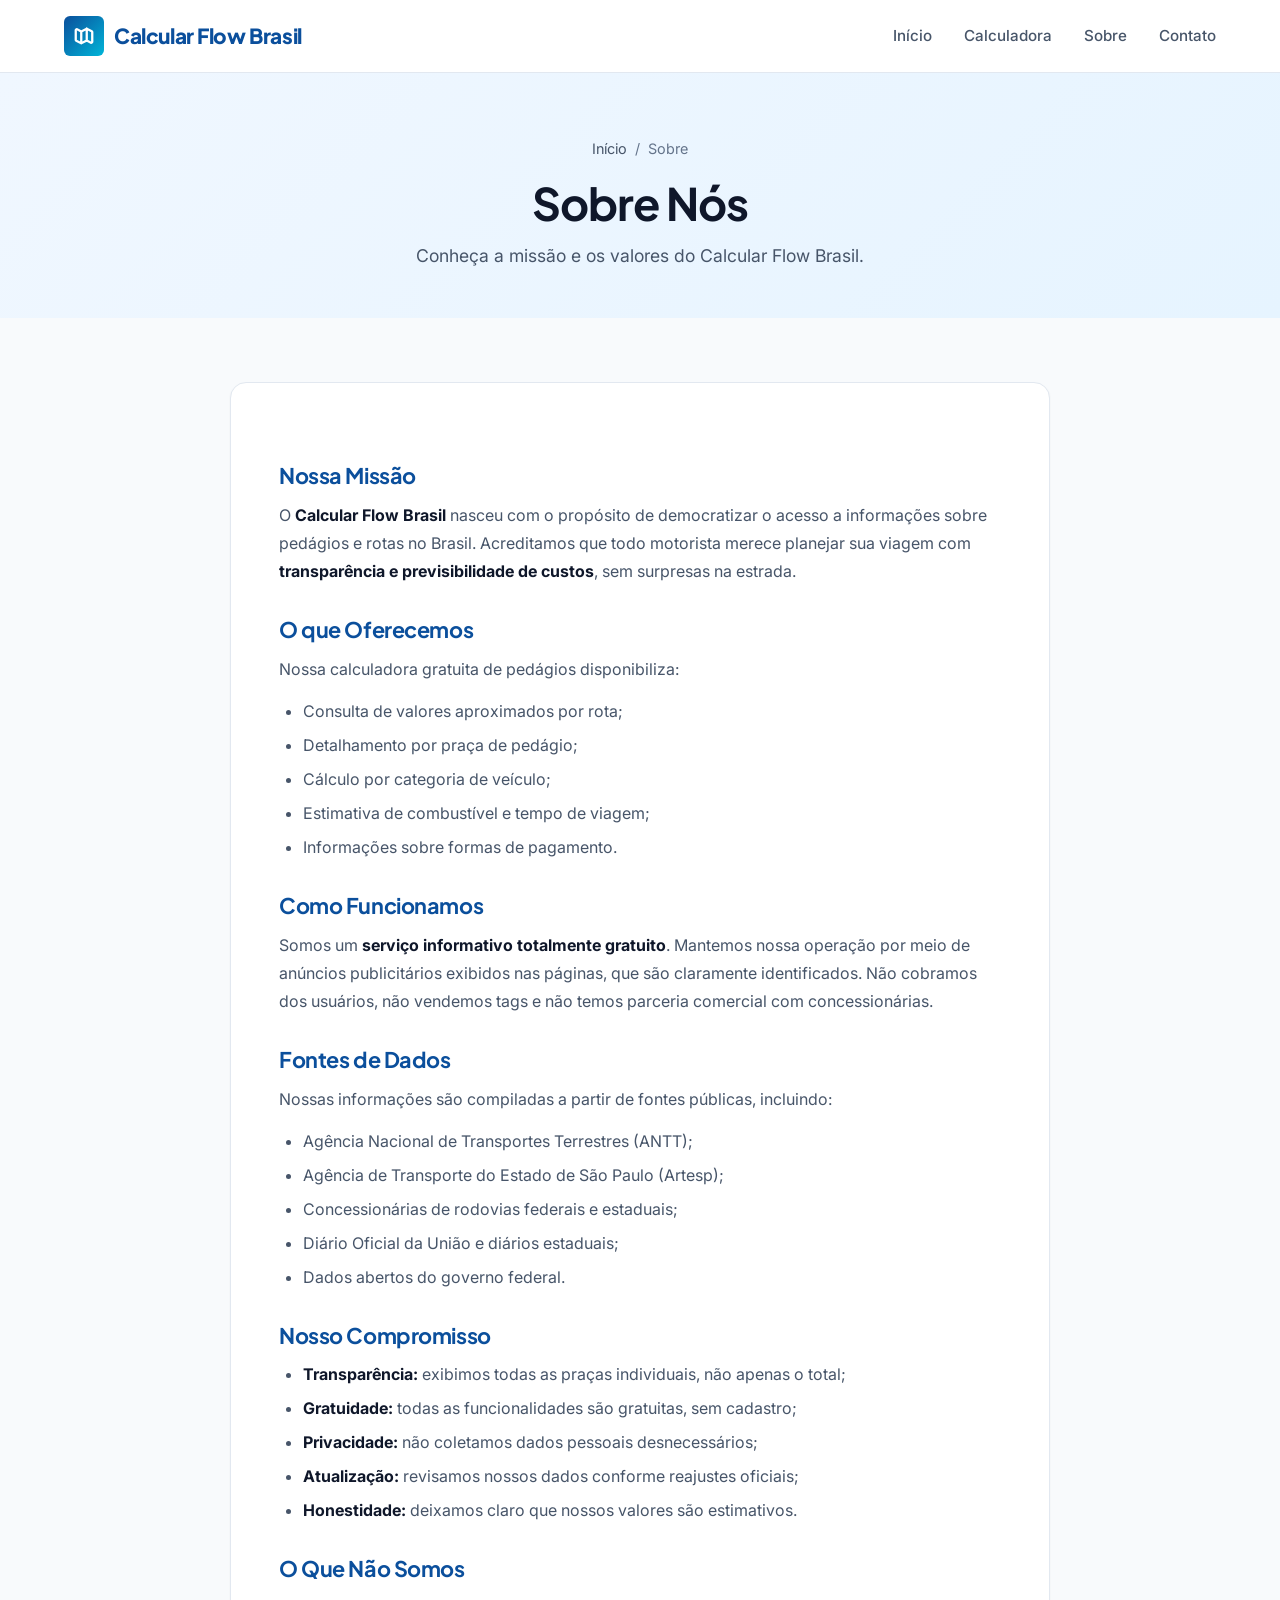
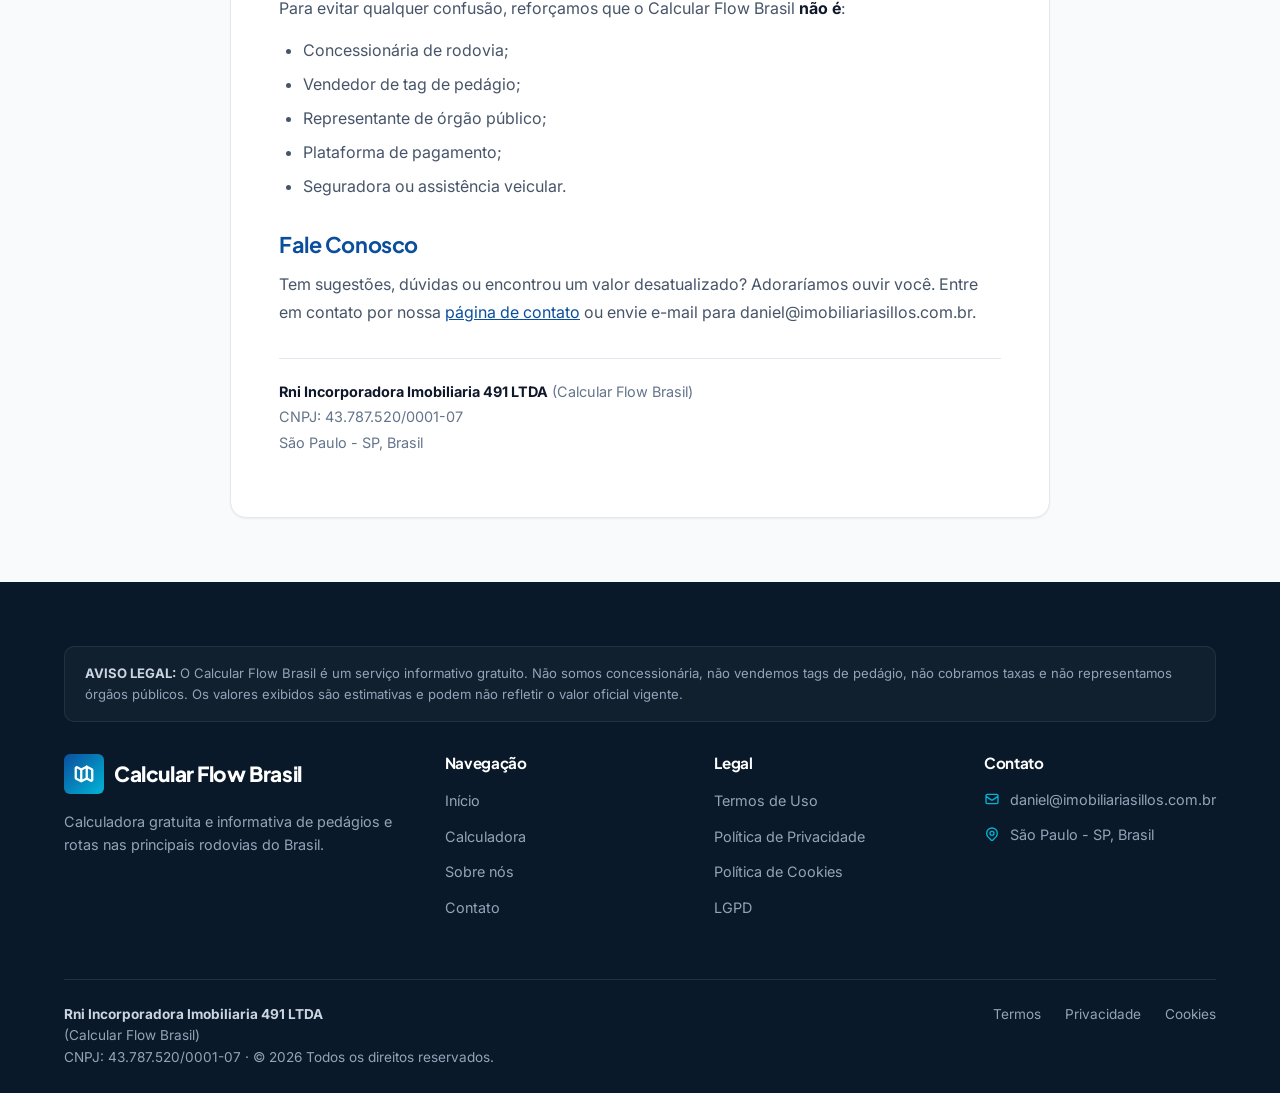
<file: pages/sobre.html>
<!DOCTYPE html>
<html lang="pt-BR">
<head>
<meta charset="UTF-8">
<meta name="viewport" content="width=device-width, initial-scale=1.0">
<title>Sobre Nós - Calcular Flow Brasil</title>
<meta name="description" content="Conheça o Calcular Flow Brasil, serviço gratuito e informativo de cálculo de pedágios.">
<meta name="robots" content="index, follow">
<link rel="canonical" href="https://calcularflowbrasil.com.br/pages/sobre.html">

<link rel="preconnect" href="https://fonts.googleapis.com">
<link rel="preconnect" href="https://fonts.gstatic.com" crossorigin>
<link href="https://fonts.googleapis.com/css2?family=Plus+Jakarta+Sans:wght@500;600;700;800&family=Inter:wght@400;500;600;700&display=swap" rel="stylesheet">
<link rel="stylesheet" href="../assets/styles.css">
</head>
<body>

<header class="site-header">
    <div class="container header-inner">
        <a href="../index.html" class="logo">
            <span class="logo-icon">
                <svg width="22" height="22" fill="none" viewBox="0 0 24 24" stroke="currentColor" stroke-width="2.5">
                    <path stroke-linecap="round" stroke-linejoin="round" d="M9 20l-5.447-2.724A1 1 0 013 16.382V5.618a1 1 0 011.447-.894L9 7m0 13l6-3m-6 3V7m6 10l4.553 2.276A1 1 0 0021 18.382V7.618a1 1 0 00-.553-.894L15 4m0 13V4m0 0L9 7"/>
                </svg>
            </span>
            Calcular Flow Brasil
        </a>
        <nav class="nav">
            <a href="../index.html">Início</a>
            <a href="../index.html#calculadora">Calculadora</a>
            <a href="sobre.html">Sobre</a>
            <a href="contato.html">Contato</a>
        </nav>
        <button class="menu-toggle" aria-label="Abrir menu">☰</button>
    </div>
</header>

<section class="page-hero">
    <div class="container">
        <div class="breadcrumb">
            <a href="../index.html">Início</a> &nbsp;/&nbsp; Sobre
        </div>
        <h1>Sobre Nós</h1>
        <p>Conheça a missão e os valores do Calcular Flow Brasil.</p>
    </div>
</section>

<section class="legal-page">
    <div class="container">
        <div class="legal-content">
            <h2>Nossa Missão</h2>
            <p>O <strong>Calcular Flow Brasil</strong> nasceu com o propósito de democratizar o acesso a informações sobre pedágios e rotas no Brasil. Acreditamos que todo motorista merece planejar sua viagem com <strong>transparência e previsibilidade de custos</strong>, sem surpresas na estrada.</p>

            <h2>O que Oferecemos</h2>
            <p>Nossa calculadora gratuita de pedágios disponibiliza:</p>
            <ul>
                <li>Consulta de valores aproximados por rota;</li>
                <li>Detalhamento por praça de pedágio;</li>
                <li>Cálculo por categoria de veículo;</li>
                <li>Estimativa de combustível e tempo de viagem;</li>
                <li>Informações sobre formas de pagamento.</li>
            </ul>

            <h2>Como Funcionamos</h2>
            <p>Somos um <strong>serviço informativo totalmente gratuito</strong>. Mantemos nossa operação por meio de anúncios publicitários exibidos nas páginas, que são claramente identificados. Não cobramos dos usuários, não vendemos tags e não temos parceria comercial com concessionárias.</p>

            <h2>Fontes de Dados</h2>
            <p>Nossas informações são compiladas a partir de fontes públicas, incluindo:</p>
            <ul>
                <li>Agência Nacional de Transportes Terrestres (ANTT);</li>
                <li>Agência de Transporte do Estado de São Paulo (Artesp);</li>
                <li>Concessionárias de rodovias federais e estaduais;</li>
                <li>Diário Oficial da União e diários estaduais;</li>
                <li>Dados abertos do governo federal.</li>
            </ul>

            <h2>Nosso Compromisso</h2>
            <ul>
                <li><strong>Transparência:</strong> exibimos todas as praças individuais, não apenas o total;</li>
                <li><strong>Gratuidade:</strong> todas as funcionalidades são gratuitas, sem cadastro;</li>
                <li><strong>Privacidade:</strong> não coletamos dados pessoais desnecessários;</li>
                <li><strong>Atualização:</strong> revisamos nossos dados conforme reajustes oficiais;</li>
                <li><strong>Honestidade:</strong> deixamos claro que nossos valores são estimativos.</li>
            </ul>

            <h2>O Que Não Somos</h2>
            <p>Para evitar qualquer confusão, reforçamos que o Calcular Flow Brasil <strong>não é</strong>:</p>
            <ul>
                <li>Concessionária de rodovia;</li>
                <li>Vendedor de tag de pedágio;</li>
                <li>Representante de órgão público;</li>
                <li>Plataforma de pagamento;</li>
                <li>Seguradora ou assistência veicular.</li>
            </ul>

            <h2>Fale Conosco</h2>
            <p>Tem sugestões, dúvidas ou encontrou um valor desatualizado? Adoraríamos ouvir você. Entre em contato por nossa <a href="contato.html">página de contato</a> ou envie e-mail para daniel@imobiliariasillos.com.br.</p>
            <p style="margin-top: 32px; padding-top: 20px; border-top: 1px solid var(--color-border); color: var(--color-text-light); font-size: 0.9rem;">
                <strong>Rni Incorporadora Imobiliaria 491 LTDA</strong> (Calcular Flow Brasil)<br>
                CNPJ: 43.787.520/0001-07<br>
                São Paulo - SP, Brasil
            </p>
        </div>
    </div>
</section>

<footer class="site-footer">
    <div class="container">
        <div class="footer-disclaimer">
            <strong>AVISO LEGAL:</strong> O Calcular Flow Brasil é um serviço informativo gratuito. Não somos concessionária, não vendemos tags de pedágio, não cobramos taxas e não representamos órgãos públicos. Os valores exibidos são estimativas e podem não refletir o valor oficial vigente.
        </div>
        <div class="footer-grid">
            <div class="footer-brand">
                <div class="logo">
                    <span class="logo-icon">
                        <svg width="22" height="22" fill="none" viewBox="0 0 24 24" stroke="currentColor" stroke-width="2.5">
                            <path stroke-linecap="round" stroke-linejoin="round" d="M9 20l-5.447-2.724A1 1 0 013 16.382V5.618a1 1 0 011.447-.894L9 7m0 13l6-3m-6 3V7m6 10l4.553 2.276A1 1 0 0021 18.382V7.618a1 1 0 00-.553-.894L15 4m0 13V4m0 0L9 7"/>
                        </svg>
                    </span>
                    Calcular Flow Brasil
                </div>
                <p>Calculadora gratuita e informativa de pedágios e rotas nas principais rodovias do Brasil.</p>
            </div>
            <div class="footer-column">
                <h4>Navegação</h4>
                <ul>
                    <li><a href="../index.html">Início</a></li>
                    <li><a href="../index.html#calculadora">Calculadora</a></li>
                    <li><a href="sobre.html">Sobre nós</a></li>
                    <li><a href="contato.html">Contato</a></li>
                </ul>
            </div>
            <div class="footer-column">
                <h4>Legal</h4>
                <ul>
                    <li><a href="termos.html">Termos de Uso</a></li>
                    <li><a href="privacidade.html">Política de Privacidade</a></li>
                    <li><a href="cookies.html">Política de Cookies</a></li>
                    <li><a href="lgpd.html">LGPD</a></li>
                </ul>
            </div>
            <div class="footer-column">
                <h4>Contato</h4>
                <div class="footer-contact-item">
                    <svg width="16" height="16" fill="none" viewBox="0 0 24 24" stroke="currentColor" stroke-width="2">
                        <path stroke-linecap="round" stroke-linejoin="round" d="M3 8l7.89 5.26a2 2 0 002.22 0L21 8M5 19h14a2 2 0 002-2V7a2 2 0 00-2-2H5a2 2 0 00-2 2v10a2 2 0 002 2z"/>
                    </svg>
                    <span>daniel@imobiliariasillos.com.br</span>
                </div>
                <div class="footer-contact-item">
                    <svg width="16" height="16" fill="none" viewBox="0 0 24 24" stroke="currentColor" stroke-width="2">
                        <path stroke-linecap="round" stroke-linejoin="round" d="M17.657 16.657L13.414 20.9a1.998 1.998 0 01-2.827 0l-4.244-4.243a8 8 0 1111.314 0z"/>
                        <path stroke-linecap="round" stroke-linejoin="round" d="M15 11a3 3 0 11-6 0 3 3 0 016 0z"/>
                    </svg>
                    <span>São Paulo - SP, Brasil</span>
                </div>
            </div>
        </div>
        <div class="footer-bottom">
            <div>
                <strong style="color: #CBD5E1;">Rni Incorporadora Imobiliaria 491 LTDA</strong><br>
                <span style="color: #94A3B8;">(Calcular Flow Brasil)</span><br>
                CNPJ: 43.787.520/0001-07 &middot; © 2026 Todos os direitos reservados.
            </div>
            <div class="footer-legal">
                <a href="termos.html">Termos</a>
                <a href="privacidade.html">Privacidade</a>
                <a href="cookies.html">Cookies</a>
            </div>
        </div>
    </div>
</footer>

<script src="../assets/script.js"></script>
</body>
</html>
</file>
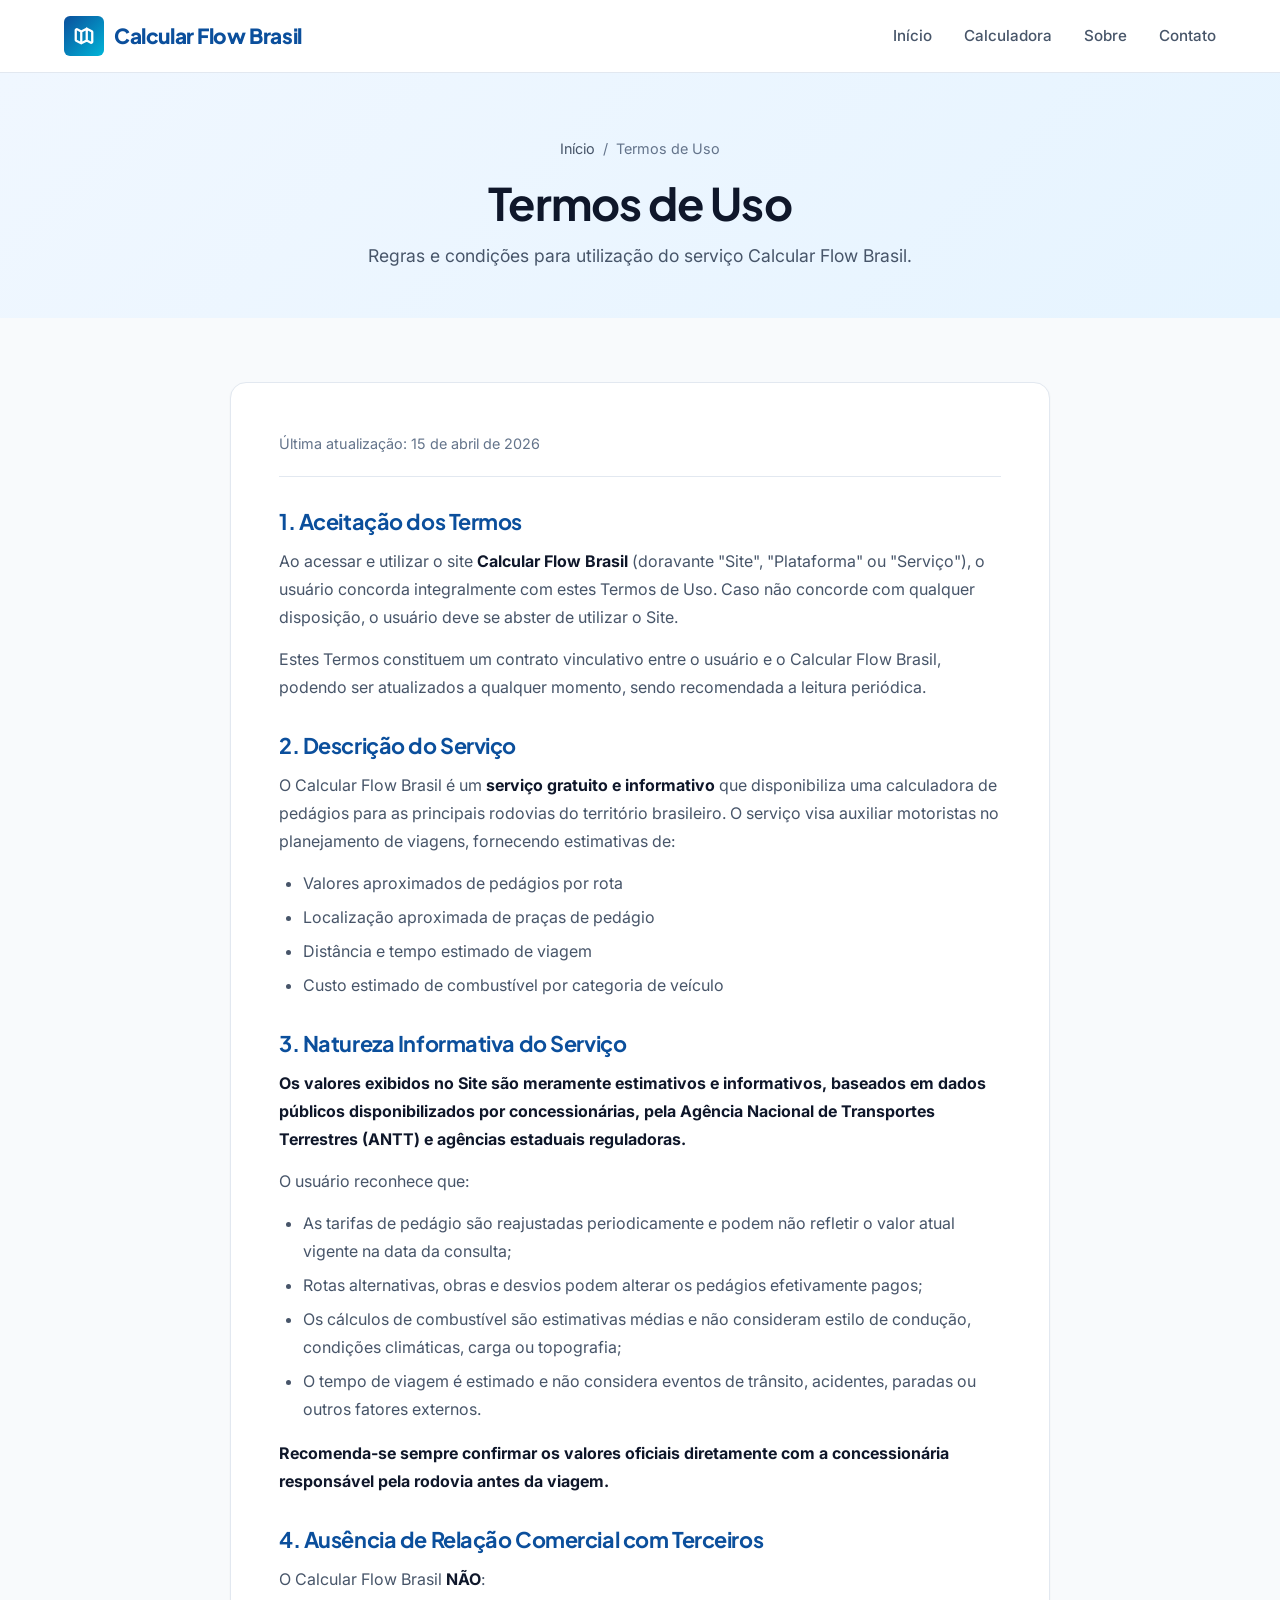
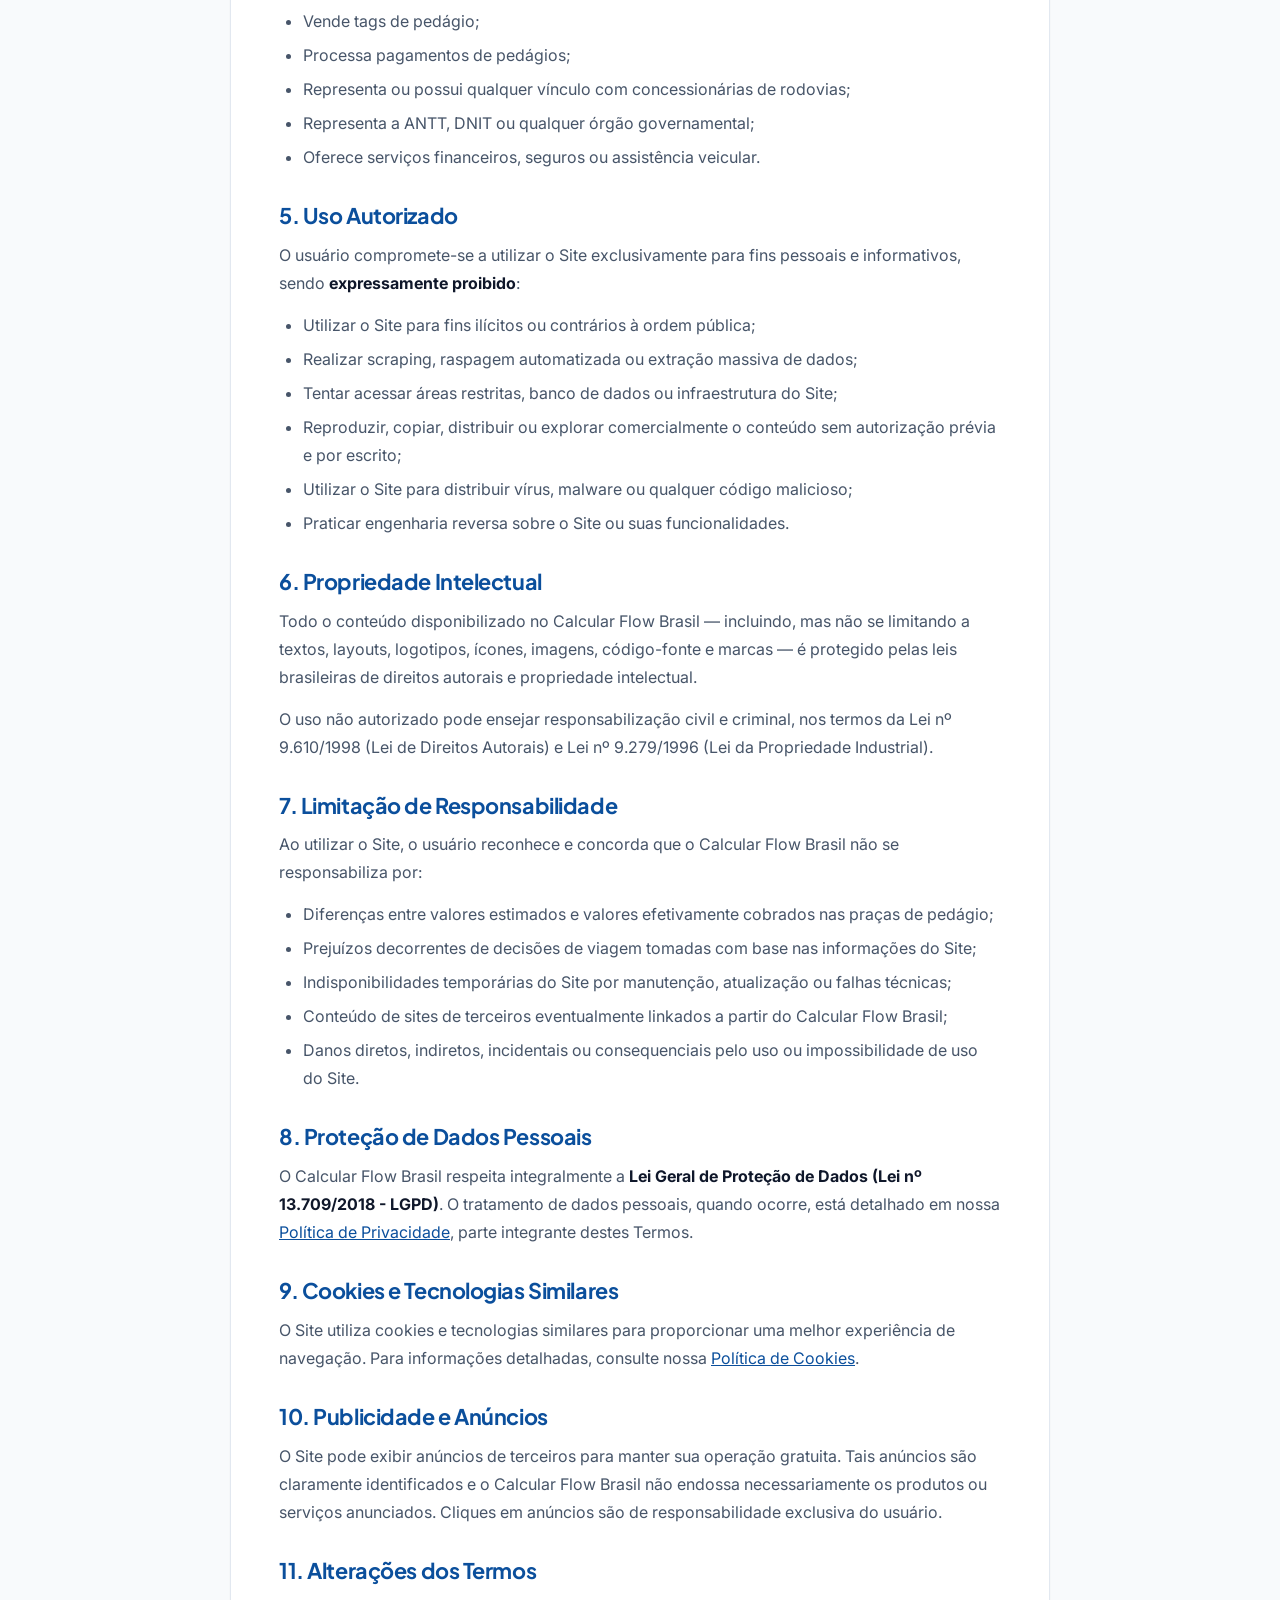
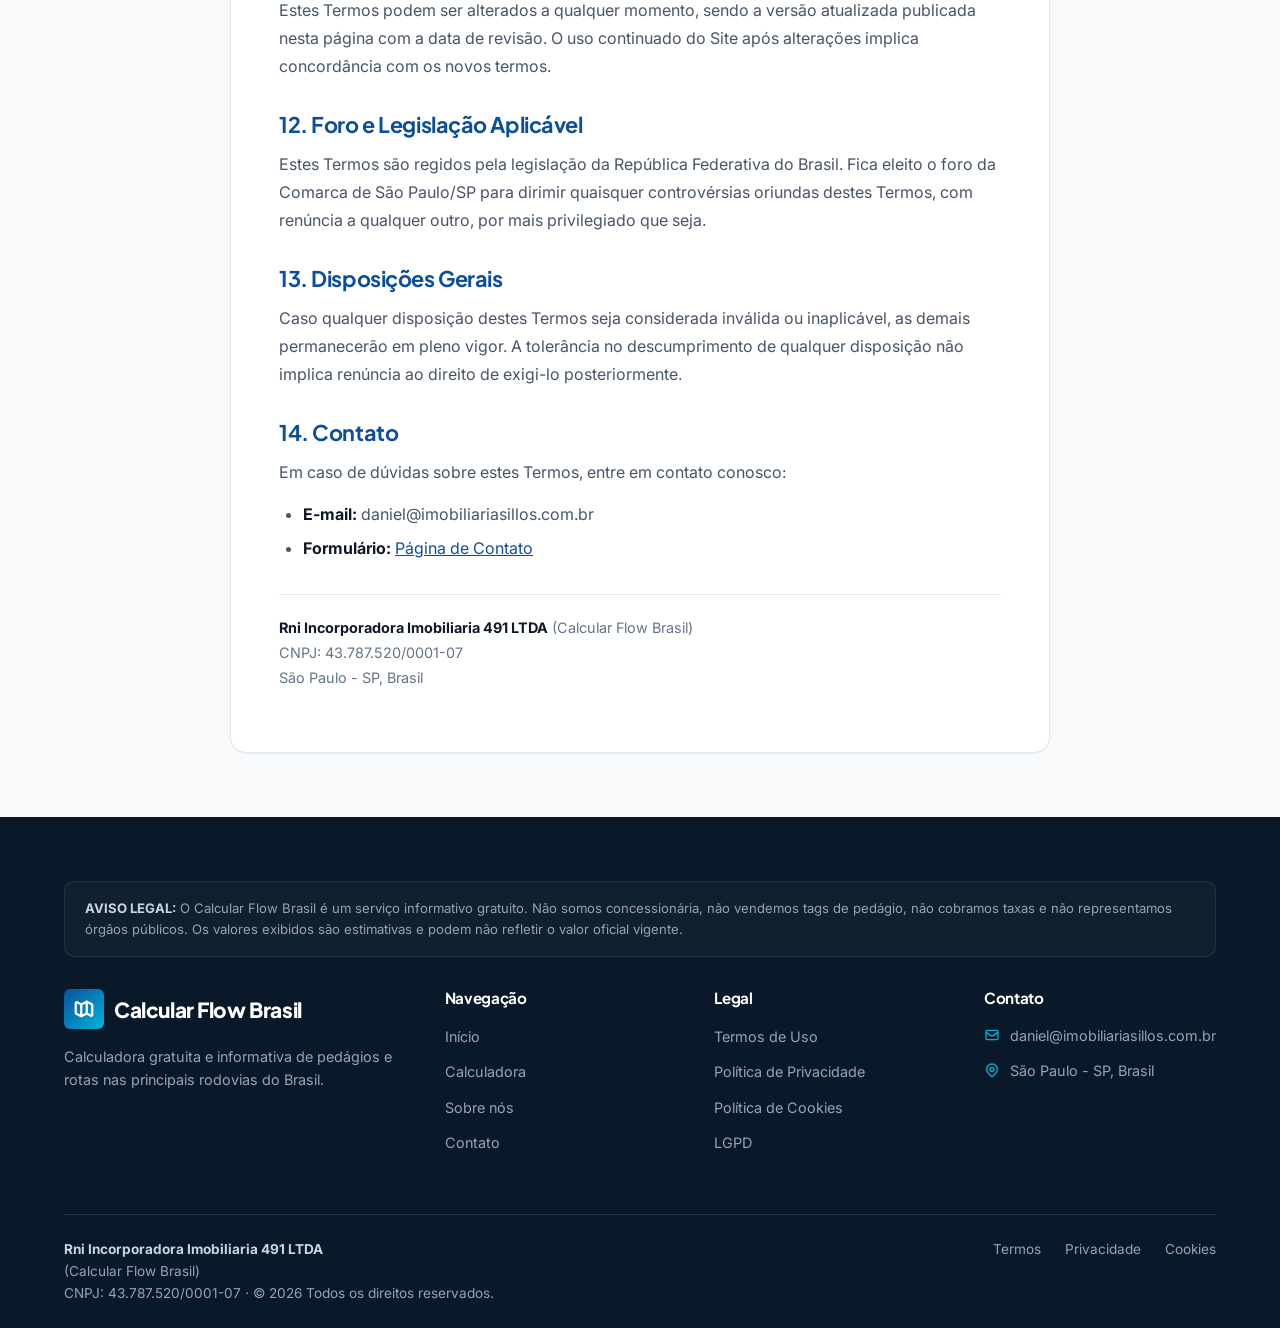
<file: pages/termos.html>
<!DOCTYPE html>
<html lang="pt-BR">
<head>
<meta charset="UTF-8">
<meta name="viewport" content="width=device-width, initial-scale=1.0">
<title>Termos de Uso - Calcular Flow Brasil</title>
<meta name="description" content="Termos de Uso do Calcular Flow Brasil - calculadora gratuita e informativa de pedágios.">
<meta name="robots" content="index, follow">
<link rel="canonical" href="https://calcularflowbrasil.com.br/pages/termos.html">

<link rel="preconnect" href="https://fonts.googleapis.com">
<link rel="preconnect" href="https://fonts.gstatic.com" crossorigin>
<link href="https://fonts.googleapis.com/css2?family=Plus+Jakarta+Sans:wght@500;600;700;800&family=Inter:wght@400;500;600;700&display=swap" rel="stylesheet">
<link rel="stylesheet" href="../assets/styles.css">
</head>
<body>

<header class="site-header">
    <div class="container header-inner">
        <a href="../index.html" class="logo">
            <span class="logo-icon">
                <svg width="22" height="22" fill="none" viewBox="0 0 24 24" stroke="currentColor" stroke-width="2.5">
                    <path stroke-linecap="round" stroke-linejoin="round" d="M9 20l-5.447-2.724A1 1 0 013 16.382V5.618a1 1 0 011.447-.894L9 7m0 13l6-3m-6 3V7m6 10l4.553 2.276A1 1 0 0021 18.382V7.618a1 1 0 00-.553-.894L15 4m0 13V4m0 0L9 7"/>
                </svg>
            </span>
            Calcular Flow Brasil
        </a>
        <nav class="nav">
            <a href="../index.html">Início</a>
            <a href="../index.html#calculadora">Calculadora</a>
            <a href="sobre.html">Sobre</a>
            <a href="contato.html">Contato</a>
        </nav>
        <button class="menu-toggle" aria-label="Abrir menu">☰</button>
    </div>
</header>

<section class="page-hero">
    <div class="container">
        <div class="breadcrumb">
            <a href="../index.html">Início</a> &nbsp;/&nbsp; Termos de Uso
        </div>
        <h1>Termos de Uso</h1>
        <p>Regras e condições para utilização do serviço Calcular Flow Brasil.</p>
    </div>
</section>

<section class="legal-page">
    <div class="container">
        <div class="legal-content">
            <p class="last-updated">Última atualização: 15 de abril de 2026</p>

            <h2>1. Aceitação dos Termos</h2>
            <p>Ao acessar e utilizar o site <strong>Calcular Flow Brasil</strong> (doravante "Site", "Plataforma" ou "Serviço"), o usuário concorda integralmente com estes Termos de Uso. Caso não concorde com qualquer disposição, o usuário deve se abster de utilizar o Site.</p>
            <p>Estes Termos constituem um contrato vinculativo entre o usuário e o Calcular Flow Brasil, podendo ser atualizados a qualquer momento, sendo recomendada a leitura periódica.</p>

            <h2>2. Descrição do Serviço</h2>
            <p>O Calcular Flow Brasil é um <strong>serviço gratuito e informativo</strong> que disponibiliza uma calculadora de pedágios para as principais rodovias do território brasileiro. O serviço visa auxiliar motoristas no planejamento de viagens, fornecendo estimativas de:</p>
            <ul>
                <li>Valores aproximados de pedágios por rota</li>
                <li>Localização aproximada de praças de pedágio</li>
                <li>Distância e tempo estimado de viagem</li>
                <li>Custo estimado de combustível por categoria de veículo</li>
            </ul>

            <h2>3. Natureza Informativa do Serviço</h2>
            <p><strong>Os valores exibidos no Site são meramente estimativos e informativos, baseados em dados públicos disponibilizados por concessionárias, pela Agência Nacional de Transportes Terrestres (ANTT) e agências estaduais reguladoras.</strong></p>
            <p>O usuário reconhece que:</p>
            <ul>
                <li>As tarifas de pedágio são reajustadas periodicamente e podem não refletir o valor atual vigente na data da consulta;</li>
                <li>Rotas alternativas, obras e desvios podem alterar os pedágios efetivamente pagos;</li>
                <li>Os cálculos de combustível são estimativas médias e não consideram estilo de condução, condições climáticas, carga ou topografia;</li>
                <li>O tempo de viagem é estimado e não considera eventos de trânsito, acidentes, paradas ou outros fatores externos.</li>
            </ul>
            <p><strong>Recomenda-se sempre confirmar os valores oficiais diretamente com a concessionária responsável pela rodovia antes da viagem.</strong></p>

            <h2>4. Ausência de Relação Comercial com Terceiros</h2>
            <p>O Calcular Flow Brasil <strong>NÃO</strong>:</p>
            <ul>
                <li>Vende tags de pedágio;</li>
                <li>Processa pagamentos de pedágios;</li>
                <li>Representa ou possui qualquer vínculo com concessionárias de rodovias;</li>
                <li>Representa a ANTT, DNIT ou qualquer órgão governamental;</li>
                <li>Oferece serviços financeiros, seguros ou assistência veicular.</li>
            </ul>

            <h2>5. Uso Autorizado</h2>
            <p>O usuário compromete-se a utilizar o Site exclusivamente para fins pessoais e informativos, sendo <strong>expressamente proibido</strong>:</p>
            <ul>
                <li>Utilizar o Site para fins ilícitos ou contrários à ordem pública;</li>
                <li>Realizar scraping, raspagem automatizada ou extração massiva de dados;</li>
                <li>Tentar acessar áreas restritas, banco de dados ou infraestrutura do Site;</li>
                <li>Reproduzir, copiar, distribuir ou explorar comercialmente o conteúdo sem autorização prévia e por escrito;</li>
                <li>Utilizar o Site para distribuir vírus, malware ou qualquer código malicioso;</li>
                <li>Praticar engenharia reversa sobre o Site ou suas funcionalidades.</li>
            </ul>

            <h2>6. Propriedade Intelectual</h2>
            <p>Todo o conteúdo disponibilizado no Calcular Flow Brasil — incluindo, mas não se limitando a textos, layouts, logotipos, ícones, imagens, código-fonte e marcas — é protegido pelas leis brasileiras de direitos autorais e propriedade intelectual.</p>
            <p>O uso não autorizado pode ensejar responsabilização civil e criminal, nos termos da Lei nº 9.610/1998 (Lei de Direitos Autorais) e Lei nº 9.279/1996 (Lei da Propriedade Industrial).</p>

            <h2>7. Limitação de Responsabilidade</h2>
            <p>Ao utilizar o Site, o usuário reconhece e concorda que o Calcular Flow Brasil não se responsabiliza por:</p>
            <ul>
                <li>Diferenças entre valores estimados e valores efetivamente cobrados nas praças de pedágio;</li>
                <li>Prejuízos decorrentes de decisões de viagem tomadas com base nas informações do Site;</li>
                <li>Indisponibilidades temporárias do Site por manutenção, atualização ou falhas técnicas;</li>
                <li>Conteúdo de sites de terceiros eventualmente linkados a partir do Calcular Flow Brasil;</li>
                <li>Danos diretos, indiretos, incidentais ou consequenciais pelo uso ou impossibilidade de uso do Site.</li>
            </ul>

            <h2>8. Proteção de Dados Pessoais</h2>
            <p>O Calcular Flow Brasil respeita integralmente a <strong>Lei Geral de Proteção de Dados (Lei nº 13.709/2018 - LGPD)</strong>. O tratamento de dados pessoais, quando ocorre, está detalhado em nossa <a href="privacidade.html">Política de Privacidade</a>, parte integrante destes Termos.</p>

            <h2>9. Cookies e Tecnologias Similares</h2>
            <p>O Site utiliza cookies e tecnologias similares para proporcionar uma melhor experiência de navegação. Para informações detalhadas, consulte nossa <a href="cookies.html">Política de Cookies</a>.</p>

            <h2>10. Publicidade e Anúncios</h2>
            <p>O Site pode exibir anúncios de terceiros para manter sua operação gratuita. Tais anúncios são claramente identificados e o Calcular Flow Brasil não endossa necessariamente os produtos ou serviços anunciados. Cliques em anúncios são de responsabilidade exclusiva do usuário.</p>

            <h2>11. Alterações dos Termos</h2>
            <p>Estes Termos podem ser alterados a qualquer momento, sendo a versão atualizada publicada nesta página com a data de revisão. O uso continuado do Site após alterações implica concordância com os novos termos.</p>

            <h2>12. Foro e Legislação Aplicável</h2>
            <p>Estes Termos são regidos pela legislação da República Federativa do Brasil. Fica eleito o foro da Comarca de São Paulo/SP para dirimir quaisquer controvérsias oriundas destes Termos, com renúncia a qualquer outro, por mais privilegiado que seja.</p>

            <h2>13. Disposições Gerais</h2>
            <p>Caso qualquer disposição destes Termos seja considerada inválida ou inaplicável, as demais permanecerão em pleno vigor. A tolerância no descumprimento de qualquer disposição não implica renúncia ao direito de exigi-lo posteriormente.</p>

            <h2>14. Contato</h2>
            <p>Em caso de dúvidas sobre estes Termos, entre em contato conosco:</p>
            <ul>
                <li><strong>E-mail:</strong> daniel@imobiliariasillos.com.br</li>
                <li><strong>Formulário:</strong> <a href="contato.html">Página de Contato</a></li>
            </ul>
            <p style="margin-top: 32px; padding-top: 20px; border-top: 1px solid var(--color-border); color: var(--color-text-light); font-size: 0.9rem;">
                <strong>Rni Incorporadora Imobiliaria 491 LTDA</strong> (Calcular Flow Brasil)<br>
                CNPJ: 43.787.520/0001-07<br>
                São Paulo - SP, Brasil
            </p>
        </div>
    </div>
</section>

<footer class="site-footer">
    <div class="container">
        <div class="footer-disclaimer">
            <strong>AVISO LEGAL:</strong> O Calcular Flow Brasil é um serviço informativo gratuito. Não somos concessionária, não vendemos tags de pedágio, não cobramos taxas e não representamos órgãos públicos. Os valores exibidos são estimativas e podem não refletir o valor oficial vigente.
        </div>
        <div class="footer-grid">
            <div class="footer-brand">
                <div class="logo">
                    <span class="logo-icon">
                        <svg width="22" height="22" fill="none" viewBox="0 0 24 24" stroke="currentColor" stroke-width="2.5">
                            <path stroke-linecap="round" stroke-linejoin="round" d="M9 20l-5.447-2.724A1 1 0 013 16.382V5.618a1 1 0 011.447-.894L9 7m0 13l6-3m-6 3V7m6 10l4.553 2.276A1 1 0 0021 18.382V7.618a1 1 0 00-.553-.894L15 4m0 13V4m0 0L9 7"/>
                        </svg>
                    </span>
                    Calcular Flow Brasil
                </div>
                <p>Calculadora gratuita e informativa de pedágios e rotas nas principais rodovias do Brasil.</p>
            </div>
            <div class="footer-column">
                <h4>Navegação</h4>
                <ul>
                    <li><a href="../index.html">Início</a></li>
                    <li><a href="../index.html#calculadora">Calculadora</a></li>
                    <li><a href="sobre.html">Sobre nós</a></li>
                    <li><a href="contato.html">Contato</a></li>
                </ul>
            </div>
            <div class="footer-column">
                <h4>Legal</h4>
                <ul>
                    <li><a href="termos.html">Termos de Uso</a></li>
                    <li><a href="privacidade.html">Política de Privacidade</a></li>
                    <li><a href="cookies.html">Política de Cookies</a></li>
                    <li><a href="lgpd.html">LGPD</a></li>
                </ul>
            </div>
            <div class="footer-column">
                <h4>Contato</h4>
                <div class="footer-contact-item">
                    <svg width="16" height="16" fill="none" viewBox="0 0 24 24" stroke="currentColor" stroke-width="2">
                        <path stroke-linecap="round" stroke-linejoin="round" d="M3 8l7.89 5.26a2 2 0 002.22 0L21 8M5 19h14a2 2 0 002-2V7a2 2 0 00-2-2H5a2 2 0 00-2 2v10a2 2 0 002 2z"/>
                    </svg>
                    <span>daniel@imobiliariasillos.com.br</span>
                </div>
                <div class="footer-contact-item">
                    <svg width="16" height="16" fill="none" viewBox="0 0 24 24" stroke="currentColor" stroke-width="2">
                        <path stroke-linecap="round" stroke-linejoin="round" d="M17.657 16.657L13.414 20.9a1.998 1.998 0 01-2.827 0l-4.244-4.243a8 8 0 1111.314 0z"/>
                        <path stroke-linecap="round" stroke-linejoin="round" d="M15 11a3 3 0 11-6 0 3 3 0 016 0z"/>
                    </svg>
                    <span>São Paulo - SP, Brasil</span>
                </div>
            </div>
        </div>
        <div class="footer-bottom">
            <div>
                <strong style="color: #CBD5E1;">Rni Incorporadora Imobiliaria 491 LTDA</strong><br>
                <span style="color: #94A3B8;">(Calcular Flow Brasil)</span><br>
                CNPJ: 43.787.520/0001-07 &middot; © 2026 Todos os direitos reservados.
            </div>
            <div class="footer-legal">
                <a href="termos.html">Termos</a>
                <a href="privacidade.html">Privacidade</a>
                <a href="cookies.html">Cookies</a>
            </div>
        </div>
    </div>
</footer>

<script src="../assets/script.js"></script>
</body>
</html>
</file>
<file: assets/styles.css>
/* ===== Design System ===== */
:root {
    --color-primary: #0B4F9C;
    --color-primary-dark: #083A75;
    --color-primary-light: #1E6FC4;
    --color-accent: #00B5D8;
    --color-accent-dark: #0091AD;
    --color-success: #10B981;
    --color-warning: #F59E0B;
    --color-danger: #EF4444;

    --color-bg: #F8FAFC;
    --color-surface: #FFFFFF;
    --color-surface-alt: #F1F5F9;
    --color-border: #E2E8F0;
    --color-border-strong: #CBD5E1;

    --color-text: #0F172A;
    --color-text-muted: #475569;
    --color-text-light: #64748B;

    --shadow-sm: 0 1px 2px rgba(15, 23, 42, 0.06);
    --shadow-md: 0 4px 12px rgba(15, 23, 42, 0.08);
    --shadow-lg: 0 12px 32px rgba(15, 23, 42, 0.1);
    --shadow-xl: 0 24px 56px rgba(15, 23, 42, 0.14);

    --radius-sm: 6px;
    --radius-md: 10px;
    --radius-lg: 16px;
    --radius-xl: 24px;

    --font-display: 'Plus Jakarta Sans', system-ui, sans-serif;
    --font-body: 'Inter', system-ui, sans-serif;

    --container: 1200px;
}

* {
    box-sizing: border-box;
    margin: 0;
    padding: 0;
}

html {
    scroll-behavior: smooth;
}

body {
    font-family: var(--font-body);
    color: var(--color-text);
    background: var(--color-bg);
    line-height: 1.6;
    -webkit-font-smoothing: antialiased;
}

img {
    max-width: 100%;
    height: auto;
    display: block;
}

a {
    color: var(--color-primary);
    text-decoration: none;
    transition: color 0.2s;
}

a:hover {
    color: var(--color-primary-dark);
}

h1, h2, h3, h4, h5, h6 {
    font-family: var(--font-display);
    font-weight: 700;
    line-height: 1.2;
    color: var(--color-text);
    letter-spacing: -0.02em;
}

.container {
    max-width: var(--container);
    margin: 0 auto;
    padding: 0 24px;
}

/* ===== Header ===== */
.site-header {
    background: var(--color-surface);
    border-bottom: 1px solid var(--color-border);
    position: sticky;
    top: 0;
    z-index: 100;
    backdrop-filter: saturate(180%) blur(10px);
    background: rgba(255, 255, 255, 0.95);
}

.header-inner {
    display: flex;
    align-items: center;
    justify-content: space-between;
    height: 72px;
}

.logo {
    display: flex;
    align-items: center;
    gap: 10px;
    font-family: var(--font-display);
    font-weight: 800;
    font-size: 1.3rem;
    color: var(--color-primary);
    letter-spacing: -0.02em;
}

.logo-icon {
    width: 40px;
    height: 40px;
    background: linear-gradient(135deg, var(--color-primary) 0%, var(--color-accent) 100%);
    border-radius: var(--radius-sm);
    display: flex;
    align-items: center;
    justify-content: center;
    color: white;
    font-size: 1.2rem;
}

.nav {
    display: flex;
    gap: 32px;
    align-items: center;
}

.nav a {
    color: var(--color-text-muted);
    font-weight: 500;
    font-size: 0.95rem;
}

.nav a:hover, .nav a.active {
    color: var(--color-primary);
}

.menu-toggle {
    display: none;
    background: none;
    border: none;
    cursor: pointer;
    padding: 8px;
    font-size: 1.5rem;
    color: var(--color-text);
}

/* ===== Buttons ===== */
.btn {
    display: inline-flex;
    align-items: center;
    justify-content: center;
    gap: 8px;
    padding: 12px 24px;
    border-radius: var(--radius-md);
    font-weight: 600;
    font-size: 0.95rem;
    cursor: pointer;
    border: none;
    transition: all 0.2s;
    text-decoration: none;
    font-family: var(--font-body);
}

.btn-primary {
    background: var(--color-primary);
    color: white;
}

.btn-primary:hover {
    background: var(--color-primary-dark);
    color: white;
    transform: translateY(-1px);
    box-shadow: var(--shadow-md);
}

.btn-secondary {
    background: var(--color-surface);
    color: var(--color-primary);
    border: 1px solid var(--color-border-strong);
}

.btn-secondary:hover {
    background: var(--color-surface-alt);
    border-color: var(--color-primary);
}

.btn-lg {
    padding: 16px 32px;
    font-size: 1.05rem;
}

.btn-block {
    width: 100%;
}

/* ===== Hero ===== */
.hero {
    position: relative;
    padding: 80px 0 100px;
    background: linear-gradient(135deg, #F0F7FF 0%, #E6F4FF 100%);
    overflow: hidden;
}

.hero::before {
    content: "";
    position: absolute;
    top: -100px;
    right: -100px;
    width: 500px;
    height: 500px;
    background: radial-gradient(circle, rgba(0, 181, 216, 0.15) 0%, transparent 70%);
    border-radius: 50%;
}

.hero::after {
    content: "";
    position: absolute;
    bottom: -150px;
    left: -100px;
    width: 400px;
    height: 400px;
    background: radial-gradient(circle, rgba(11, 79, 156, 0.12) 0%, transparent 70%);
    border-radius: 50%;
}

.hero-inner {
    position: relative;
    display: grid;
    grid-template-columns: 1.1fr 1fr;
    gap: 64px;
    align-items: center;
}

.hero-badge {
    display: inline-flex;
    align-items: center;
    gap: 8px;
    padding: 6px 14px;
    background: rgba(255, 255, 255, 0.8);
    border: 1px solid var(--color-border);
    border-radius: 999px;
    font-size: 0.85rem;
    color: var(--color-primary);
    font-weight: 600;
    margin-bottom: 20px;
}

.hero h1 {
    font-size: clamp(2.2rem, 4.5vw, 3.4rem);
    margin-bottom: 20px;
}

.hero h1 span {
    background: linear-gradient(135deg, var(--color-primary) 0%, var(--color-accent) 100%);
    -webkit-background-clip: text;
    -webkit-text-fill-color: transparent;
    background-clip: text;
}

.hero-description {
    font-size: 1.15rem;
    color: var(--color-text-muted);
    margin-bottom: 32px;
    max-width: 540px;
}

.hero-trust {
    display: flex;
    gap: 24px;
    margin-top: 32px;
    flex-wrap: wrap;
}

.hero-trust-item {
    display: flex;
    align-items: center;
    gap: 8px;
    font-size: 0.9rem;
    color: var(--color-text-muted);
}

.hero-trust-item svg {
    color: var(--color-success);
    flex-shrink: 0;
}

.hero-image {
    position: relative;
    border-radius: var(--radius-xl);
    overflow: hidden;
    box-shadow: var(--shadow-xl);
}

.hero-image img {
    width: 100%;
    aspect-ratio: 16/10;
    object-fit: cover;
}

.hero-image-badge {
    position: absolute;
    bottom: 24px;
    left: 24px;
    background: white;
    padding: 16px 20px;
    border-radius: var(--radius-md);
    box-shadow: var(--shadow-lg);
    display: flex;
    align-items: center;
    gap: 12px;
}

.hero-image-badge strong {
    display: block;
    font-size: 1.1rem;
    color: var(--color-text);
}

.hero-image-badge small {
    color: var(--color-text-light);
    font-size: 0.8rem;
}

/* ===== Calculator Section ===== */
.calculator-section {
    padding: 64px 0;
    margin-top: -50px;
    position: relative;
    z-index: 2;
}

.calculator-card {
    background: var(--color-surface);
    border-radius: var(--radius-xl);
    padding: 40px;
    box-shadow: var(--shadow-xl);
    border: 1px solid var(--color-border);
}

.calculator-tabs {
    display: flex;
    gap: 8px;
    margin-bottom: 32px;
    border-bottom: 1px solid var(--color-border);
    padding-bottom: 0;
}

.tab-button {
    padding: 12px 20px;
    background: transparent;
    border: none;
    border-bottom: 2px solid transparent;
    font-weight: 600;
    color: var(--color-text-muted);
    cursor: pointer;
    font-size: 0.95rem;
    transition: all 0.2s;
    font-family: var(--font-body);
}

.tab-button.active {
    color: var(--color-primary);
    border-bottom-color: var(--color-primary);
}

.tab-button:hover:not(.active) {
    color: var(--color-text);
}

.calc-grid {
    display: grid;
    grid-template-columns: 1fr 1fr auto;
    gap: 16px;
    align-items: end;
}

.form-group {
    display: flex;
    flex-direction: column;
    gap: 8px;
}

.form-label {
    font-size: 0.85rem;
    font-weight: 600;
    color: var(--color-text-muted);
    text-transform: uppercase;
    letter-spacing: 0.05em;
}

.form-input {
    padding: 14px 16px;
    border: 1.5px solid var(--color-border);
    border-radius: var(--radius-md);
    font-size: 1rem;
    font-family: var(--font-body);
    background: var(--color-surface);
    transition: border-color 0.2s, box-shadow 0.2s;
    width: 100%;
}

.form-input:focus {
    outline: none;
    border-color: var(--color-primary);
    box-shadow: 0 0 0 3px rgba(11, 79, 156, 0.1);
}

.form-select {
    padding: 14px 16px;
    border: 1.5px solid var(--color-border);
    border-radius: var(--radius-md);
    font-size: 1rem;
    font-family: var(--font-body);
    background: var(--color-surface);
    cursor: pointer;
    width: 100%;
}

.vehicle-select {
    display: grid;
    grid-template-columns: repeat(4, 1fr);
    gap: 10px;
    margin-top: 24px;
}

.vehicle-option {
    border: 1.5px solid var(--color-border);
    border-radius: var(--radius-md);
    padding: 14px 10px;
    cursor: pointer;
    text-align: center;
    transition: all 0.2s;
    background: var(--color-surface);
    display: flex;
    flex-direction: column;
    align-items: center;
    gap: 6px;
}

.vehicle-option:hover {
    border-color: var(--color-primary);
    background: var(--color-surface-alt);
}

.vehicle-option.selected {
    border-color: var(--color-primary);
    background: rgba(11, 79, 156, 0.05);
    box-shadow: 0 0 0 1px var(--color-primary);
}

.vehicle-option svg {
    color: var(--color-primary);
}

.vehicle-option span {
    font-size: 0.85rem;
    font-weight: 600;
    color: var(--color-text);
}

.vehicle-option small {
    font-size: 0.7rem;
    color: var(--color-text-light);
}

/* ===== Sections ===== */
.section {
    padding: 80px 0;
}

.section-header {
    text-align: center;
    max-width: 700px;
    margin: 0 auto 56px;
}

.section-eyebrow {
    display: inline-block;
    color: var(--color-primary);
    font-size: 0.85rem;
    font-weight: 700;
    text-transform: uppercase;
    letter-spacing: 0.1em;
    margin-bottom: 12px;
}

.section-title {
    font-size: clamp(1.8rem, 3.5vw, 2.5rem);
    margin-bottom: 16px;
}

.section-subtitle {
    color: var(--color-text-muted);
    font-size: 1.1rem;
}

/* ===== Features Grid ===== */
.features-grid {
    display: grid;
    grid-template-columns: repeat(3, 1fr);
    gap: 24px;
}

.feature-card {
    background: var(--color-surface);
    padding: 32px;
    border-radius: var(--radius-lg);
    border: 1px solid var(--color-border);
    transition: all 0.3s;
}

.feature-card:hover {
    transform: translateY(-4px);
    box-shadow: var(--shadow-lg);
    border-color: var(--color-primary-light);
}

.feature-icon {
    width: 56px;
    height: 56px;
    background: linear-gradient(135deg, rgba(11, 79, 156, 0.1) 0%, rgba(0, 181, 216, 0.1) 100%);
    border-radius: var(--radius-md);
    display: flex;
    align-items: center;
    justify-content: center;
    color: var(--color-primary);
    margin-bottom: 20px;
}

.feature-card h3 {
    font-size: 1.25rem;
    margin-bottom: 12px;
}

.feature-card p {
    color: var(--color-text-muted);
    font-size: 0.95rem;
}

/* ===== How it works ===== */
.steps {
    display: grid;
    grid-template-columns: repeat(3, 1fr);
    gap: 24px;
    position: relative;
}

.step {
    background: var(--color-surface);
    padding: 32px;
    border-radius: var(--radius-lg);
    border: 1px solid var(--color-border);
    position: relative;
}

.step-number {
    display: inline-flex;
    align-items: center;
    justify-content: center;
    width: 44px;
    height: 44px;
    background: var(--color-primary);
    color: white;
    font-weight: 800;
    font-size: 1.1rem;
    border-radius: 50%;
    margin-bottom: 16px;
    font-family: var(--font-display);
}

.step h3 {
    font-size: 1.2rem;
    margin-bottom: 8px;
}

.step p {
    color: var(--color-text-muted);
    font-size: 0.95rem;
}

/* ===== Info Section with Image ===== */
.info-section {
    background: var(--color-surface);
    border-top: 1px solid var(--color-border);
    border-bottom: 1px solid var(--color-border);
}

.info-grid {
    display: grid;
    grid-template-columns: 1fr 1fr;
    gap: 64px;
    align-items: center;
}

.info-image {
    border-radius: var(--radius-xl);
    overflow: hidden;
    box-shadow: var(--shadow-lg);
}

.info-image img {
    width: 100%;
    aspect-ratio: 4/3;
    object-fit: cover;
}

.info-content h2 {
    font-size: clamp(1.8rem, 3vw, 2.3rem);
    margin-bottom: 20px;
}

.info-content p {
    color: var(--color-text-muted);
    font-size: 1.05rem;
    margin-bottom: 16px;
}

.info-list {
    list-style: none;
    padding: 0;
    margin: 24px 0 32px;
}

.info-list li {
    display: flex;
    align-items: flex-start;
    gap: 12px;
    margin-bottom: 14px;
    color: var(--color-text);
    font-size: 1rem;
}

.info-list li svg {
    color: var(--color-success);
    flex-shrink: 0;
    margin-top: 2px;
}

/* ===== FAQ ===== */
.faq-list {
    max-width: 800px;
    margin: 0 auto;
}

.faq-item {
    background: var(--color-surface);
    border: 1px solid var(--color-border);
    border-radius: var(--radius-md);
    margin-bottom: 12px;
    overflow: hidden;
    transition: box-shadow 0.2s;
}

.faq-item:hover {
    box-shadow: var(--shadow-sm);
}

.faq-question {
    padding: 20px 24px;
    display: flex;
    justify-content: space-between;
    align-items: center;
    cursor: pointer;
    font-weight: 600;
    color: var(--color-text);
    font-size: 1.02rem;
    user-select: none;
}

.faq-icon {
    transition: transform 0.3s;
    color: var(--color-primary);
    flex-shrink: 0;
    margin-left: 16px;
}

.faq-item.active .faq-icon {
    transform: rotate(45deg);
}

.faq-answer {
    max-height: 0;
    overflow: hidden;
    transition: max-height 0.3s ease;
}

.faq-item.active .faq-answer {
    max-height: 500px;
}

.faq-answer-inner {
    padding: 0 24px 20px;
    color: var(--color-text-muted);
    line-height: 1.7;
}

/* ===== CTA Section ===== */
.cta-section {
    background: linear-gradient(135deg, var(--color-primary) 0%, var(--color-primary-dark) 100%);
    color: white;
    text-align: center;
    position: relative;
    overflow: hidden;
}

.cta-section::before {
    content: "";
    position: absolute;
    inset: 0;
    background: radial-gradient(circle at 20% 50%, rgba(0, 181, 216, 0.25) 0%, transparent 50%);
}

.cta-section .container {
    position: relative;
    z-index: 1;
}

.cta-section h2 {
    color: white;
    font-size: clamp(1.8rem, 3vw, 2.4rem);
    margin-bottom: 16px;
}

.cta-section p {
    color: rgba(255, 255, 255, 0.9);
    font-size: 1.1rem;
    margin-bottom: 32px;
    max-width: 600px;
    margin-left: auto;
    margin-right: auto;
}

.cta-section .btn-primary {
    background: white;
    color: var(--color-primary);
}

.cta-section .btn-primary:hover {
    background: var(--color-bg);
}

/* ===== Footer ===== */
.site-footer {
    background: #0A1929;
    color: #94A3B8;
    padding: 64px 0 24px;
}

.footer-grid {
    display: grid;
    grid-template-columns: 1.5fr 1fr 1fr 1fr;
    gap: 48px;
    margin-bottom: 48px;
}

.footer-brand .logo {
    color: white;
    margin-bottom: 16px;
}

.footer-brand p {
    color: #94A3B8;
    font-size: 0.9rem;
    margin-bottom: 20px;
    line-height: 1.6;
}

.footer-column h4 {
    color: white;
    font-size: 0.95rem;
    margin-bottom: 16px;
    font-family: var(--font-display);
    font-weight: 700;
}

.footer-column ul {
    list-style: none;
    padding: 0;
}

.footer-column li {
    margin-bottom: 10px;
}

.footer-column a {
    color: #94A3B8;
    font-size: 0.9rem;
    transition: color 0.2s;
}

.footer-column a:hover {
    color: white;
}

.footer-contact-item {
    display: flex;
    align-items: flex-start;
    gap: 10px;
    color: #94A3B8;
    font-size: 0.9rem;
    margin-bottom: 12px;
}

.footer-contact-item svg {
    flex-shrink: 0;
    margin-top: 3px;
    color: var(--color-accent);
}

.footer-bottom {
    border-top: 1px solid rgba(255, 255, 255, 0.1);
    padding-top: 24px;
    display: flex;
    flex-wrap: wrap;
    justify-content: space-between;
    gap: 16px;
    font-size: 0.85rem;
}

.footer-bottom a {
    color: #94A3B8;
}

.footer-legal {
    display: flex;
    gap: 24px;
    flex-wrap: wrap;
}

.footer-disclaimer {
    background: rgba(255, 255, 255, 0.03);
    border: 1px solid rgba(255, 255, 255, 0.08);
    border-radius: var(--radius-md);
    padding: 16px 20px;
    margin-bottom: 32px;
    font-size: 0.82rem;
    line-height: 1.6;
    color: #94A3B8;
}

.footer-disclaimer strong {
    color: #CBD5E1;
}

/* ===== Cookie Banner ===== */
.cookie-banner {
    position: fixed;
    bottom: 20px;
    left: 20px;
    right: 20px;
    max-width: 520px;
    margin: 0 auto;
    background: var(--color-surface);
    border-radius: var(--radius-lg);
    box-shadow: var(--shadow-xl);
    padding: 24px;
    z-index: 9999;
    border: 1px solid var(--color-border);
    transform: translateY(200%);
    transition: transform 0.4s ease;
}

.cookie-banner.show {
    transform: translateY(0);
}

.cookie-banner h4 {
    font-size: 1.05rem;
    margin-bottom: 10px;
    display: flex;
    align-items: center;
    gap: 8px;
}

.cookie-banner p {
    font-size: 0.88rem;
    color: var(--color-text-muted);
    margin-bottom: 16px;
    line-height: 1.6;
}

.cookie-banner p a {
    color: var(--color-primary);
    text-decoration: underline;
}

.cookie-actions {
    display: flex;
    gap: 10px;
    flex-wrap: wrap;
}

.cookie-actions .btn {
    flex: 1;
    padding: 10px 16px;
    font-size: 0.9rem;
}

/* ===== Terms Modal ===== */
.terms-modal {
    position: fixed;
    inset: 0;
    background: rgba(15, 23, 42, 0.7);
    backdrop-filter: blur(4px);
    display: flex;
    align-items: center;
    justify-content: center;
    z-index: 10000;
    padding: 20px;
    opacity: 0;
    visibility: hidden;
    transition: opacity 0.3s, visibility 0.3s;
}

.terms-modal.show {
    opacity: 1;
    visibility: visible;
}

.terms-modal-content {
    background: var(--color-surface);
    border-radius: var(--radius-lg);
    max-width: 600px;
    width: 100%;
    max-height: 85vh;
    overflow: hidden;
    display: flex;
    flex-direction: column;
    transform: scale(0.95);
    transition: transform 0.3s;
}

.terms-modal.show .terms-modal-content {
    transform: scale(1);
}

.terms-modal-header {
    padding: 24px 32px;
    border-bottom: 1px solid var(--color-border);
}

.terms-modal-header h2 {
    font-size: 1.3rem;
    margin: 0;
}

.terms-modal-body {
    padding: 24px 32px;
    overflow-y: auto;
    flex: 1;
    font-size: 0.92rem;
    color: var(--color-text-muted);
    line-height: 1.7;
}

.terms-modal-body h4 {
    color: var(--color-text);
    margin: 16px 0 8px;
    font-size: 1rem;
}

.terms-modal-body p {
    margin-bottom: 12px;
}

.terms-checkbox {
    display: flex;
    align-items: flex-start;
    gap: 10px;
    padding: 16px 32px;
    background: var(--color-surface-alt);
    font-size: 0.9rem;
    cursor: pointer;
    user-select: none;
}

.terms-checkbox input[type="checkbox"] {
    margin-top: 3px;
    width: 18px;
    height: 18px;
    accent-color: var(--color-primary);
    cursor: pointer;
}

.terms-checkbox a {
    color: var(--color-primary);
    text-decoration: underline;
}

.terms-modal-footer {
    padding: 20px 32px;
    border-top: 1px solid var(--color-border);
    display: flex;
    justify-content: flex-end;
    gap: 10px;
}

.terms-modal-footer .btn {
    min-width: 120px;
}

.terms-modal-footer .btn:disabled {
    background: var(--color-border-strong);
    cursor: not-allowed;
    transform: none;
    box-shadow: none;
}

/* ===== Result Card ===== */
.result-card {
    margin-top: 32px;
    padding: 24px;
    background: linear-gradient(135deg, rgba(11, 79, 156, 0.04) 0%, rgba(0, 181, 216, 0.04) 100%);
    border: 1px solid var(--color-border);
    border-radius: var(--radius-md);
    display: none;
}

.result-card.show {
    display: block;
    animation: fadeIn 0.4s ease;
}

@keyframes fadeIn {
    from { opacity: 0; transform: translateY(10px); }
    to { opacity: 1; transform: translateY(0); }
}

.result-header {
    display: flex;
    justify-content: space-between;
    align-items: center;
    margin-bottom: 20px;
    flex-wrap: wrap;
    gap: 12px;
}

.result-header h3 {
    font-size: 1.2rem;
}

.result-summary {
    display: grid;
    grid-template-columns: repeat(4, 1fr);
    gap: 16px;
    margin-bottom: 24px;
}

.result-stat {
    background: var(--color-surface);
    padding: 14px;
    border-radius: var(--radius-sm);
    border: 1px solid var(--color-border);
}

.result-stat-label {
    font-size: 0.75rem;
    color: var(--color-text-light);
    text-transform: uppercase;
    letter-spacing: 0.05em;
    margin-bottom: 4px;
    font-weight: 600;
}

.result-stat-value {
    font-size: 1.3rem;
    font-weight: 700;
    color: var(--color-text);
    font-family: var(--font-display);
}

.result-stat-value.primary {
    color: var(--color-primary);
}

.toll-list {
    list-style: none;
    padding: 0;
}

.toll-list li {
    padding: 12px 16px;
    background: var(--color-surface);
    border: 1px solid var(--color-border);
    border-radius: var(--radius-sm);
    margin-bottom: 8px;
    display: flex;
    justify-content: space-between;
    align-items: center;
    font-size: 0.92rem;
}

.toll-list li .toll-name {
    display: flex;
    align-items: center;
    gap: 10px;
}

.toll-list li .toll-price {
    font-weight: 700;
    color: var(--color-primary);
}

.result-disclaimer {
    font-size: 0.82rem;
    color: var(--color-text-light);
    padding: 12px;
    background: rgba(245, 158, 11, 0.08);
    border-left: 3px solid var(--color-warning);
    border-radius: var(--radius-sm);
    margin-top: 16px;
}

/* ===== Legal Page ===== */
.legal-page {
    padding: 64px 0;
}

.legal-content {
    max-width: 820px;
    margin: 0 auto;
    background: var(--color-surface);
    padding: 48px;
    border-radius: var(--radius-lg);
    box-shadow: var(--shadow-sm);
    border: 1px solid var(--color-border);
}

.legal-content h1 {
    font-size: 2rem;
    margin-bottom: 8px;
}

.legal-content .last-updated {
    color: var(--color-text-light);
    font-size: 0.9rem;
    margin-bottom: 32px;
    padding-bottom: 20px;
    border-bottom: 1px solid var(--color-border);
}

.legal-content h2 {
    font-size: 1.35rem;
    margin: 32px 0 12px;
    color: var(--color-primary);
}

.legal-content h3 {
    font-size: 1.08rem;
    margin: 20px 0 10px;
}

.legal-content p {
    color: var(--color-text-muted);
    margin-bottom: 14px;
    line-height: 1.75;
}

.legal-content ul, .legal-content ol {
    color: var(--color-text-muted);
    margin: 12px 0 16px 24px;
    line-height: 1.75;
}

.legal-content li {
    margin-bottom: 6px;
}

.legal-content strong {
    color: var(--color-text);
}

.legal-content a {
    color: var(--color-primary);
    text-decoration: underline;
}

.legal-content table {
    width: 100%;
    border-collapse: collapse;
    margin: 16px 0;
    font-size: 0.93rem;
}

.legal-content th, .legal-content td {
    border: 1px solid var(--color-border);
    padding: 10px 14px;
    text-align: left;
}

.legal-content th {
    background: var(--color-surface-alt);
    font-weight: 600;
    color: var(--color-text);
}

/* ===== Page Hero (secondary pages) ===== */
.page-hero {
    background: linear-gradient(135deg, #F0F7FF 0%, #E6F4FF 100%);
    padding: 64px 0 48px;
    text-align: center;
}

.page-hero h1 {
    font-size: clamp(2rem, 4vw, 2.8rem);
    margin-bottom: 12px;
}

.page-hero p {
    color: var(--color-text-muted);
    font-size: 1.1rem;
    max-width: 600px;
    margin: 0 auto;
}

.breadcrumb {
    color: var(--color-text-light);
    font-size: 0.9rem;
    margin-bottom: 16px;
}

.breadcrumb a {
    color: var(--color-text-muted);
}

/* ===== Contact Page ===== */
.contact-grid {
    display: grid;
    grid-template-columns: 1fr 1.3fr;
    gap: 48px;
    max-width: 1000px;
    margin: 0 auto;
}

.contact-info {
    background: var(--color-surface);
    padding: 32px;
    border-radius: var(--radius-lg);
    border: 1px solid var(--color-border);
}

.contact-info h3 {
    font-size: 1.2rem;
    margin-bottom: 20px;
}

.contact-info-item {
    display: flex;
    gap: 14px;
    margin-bottom: 20px;
    align-items: flex-start;
}

.contact-info-item-icon {
    width: 40px;
    height: 40px;
    background: rgba(11, 79, 156, 0.08);
    border-radius: var(--radius-sm);
    display: flex;
    align-items: center;
    justify-content: center;
    color: var(--color-primary);
    flex-shrink: 0;
}

.contact-info-item strong {
    display: block;
    color: var(--color-text);
    margin-bottom: 2px;
    font-size: 0.95rem;
}

.contact-info-item span {
    color: var(--color-text-muted);
    font-size: 0.9rem;
}

.contact-form {
    background: var(--color-surface);
    padding: 32px;
    border-radius: var(--radius-lg);
    border: 1px solid var(--color-border);
}

.contact-form h3 {
    font-size: 1.2rem;
    margin-bottom: 20px;
}

.contact-form .form-group {
    margin-bottom: 16px;
}

.contact-form textarea.form-input {
    resize: vertical;
    min-height: 120px;
    font-family: var(--font-body);
}

.form-message {
    padding: 12px 16px;
    border-radius: var(--radius-sm);
    margin-bottom: 16px;
    display: none;
    font-size: 0.92rem;
}

.form-message.success {
    display: block;
    background: rgba(16, 185, 129, 0.1);
    color: var(--color-success);
    border: 1px solid rgba(16, 185, 129, 0.25);
}

/* ===== Responsive ===== */
@media (max-width: 960px) {
    .hero-inner,
    .info-grid,
    .contact-grid {
        grid-template-columns: 1fr;
        gap: 40px;
    }

    .features-grid,
    .steps {
        grid-template-columns: 1fr;
    }

    .footer-grid {
        grid-template-columns: 1fr 1fr;
        gap: 32px;
    }

    .calc-grid {
        grid-template-columns: 1fr;
    }

    .vehicle-select {
        grid-template-columns: repeat(2, 1fr);
    }

    .result-summary {
        grid-template-columns: repeat(2, 1fr);
    }
}

@media (max-width: 640px) {
    .nav {
        display: none;
        position: absolute;
        top: 72px;
        left: 0;
        right: 0;
        background: white;
        flex-direction: column;
        gap: 0;
        padding: 16px;
        box-shadow: var(--shadow-md);
        border-top: 1px solid var(--color-border);
    }

    .nav.open {
        display: flex;
    }

    .nav a {
        padding: 12px 16px;
        width: 100%;
        border-radius: var(--radius-sm);
    }

    .nav a:hover {
        background: var(--color-surface-alt);
    }

    .menu-toggle {
        display: block;
    }

    .hero {
        padding: 48px 0 72px;
    }

    .section, .legal-page {
        padding: 48px 0;
    }

    .calculator-card,
    .legal-content {
        padding: 24px;
    }

    .footer-grid {
        grid-template-columns: 1fr;
    }

    .cookie-banner {
        left: 12px;
        right: 12px;
        bottom: 12px;
        padding: 20px;
    }

    .terms-modal-content {
        max-height: 90vh;
    }

    .terms-modal-header,
    .terms-modal-body,
    .terms-checkbox,
    .terms-modal-footer {
        padding-left: 20px;
        padding-right: 20px;
    }
}
</file>
